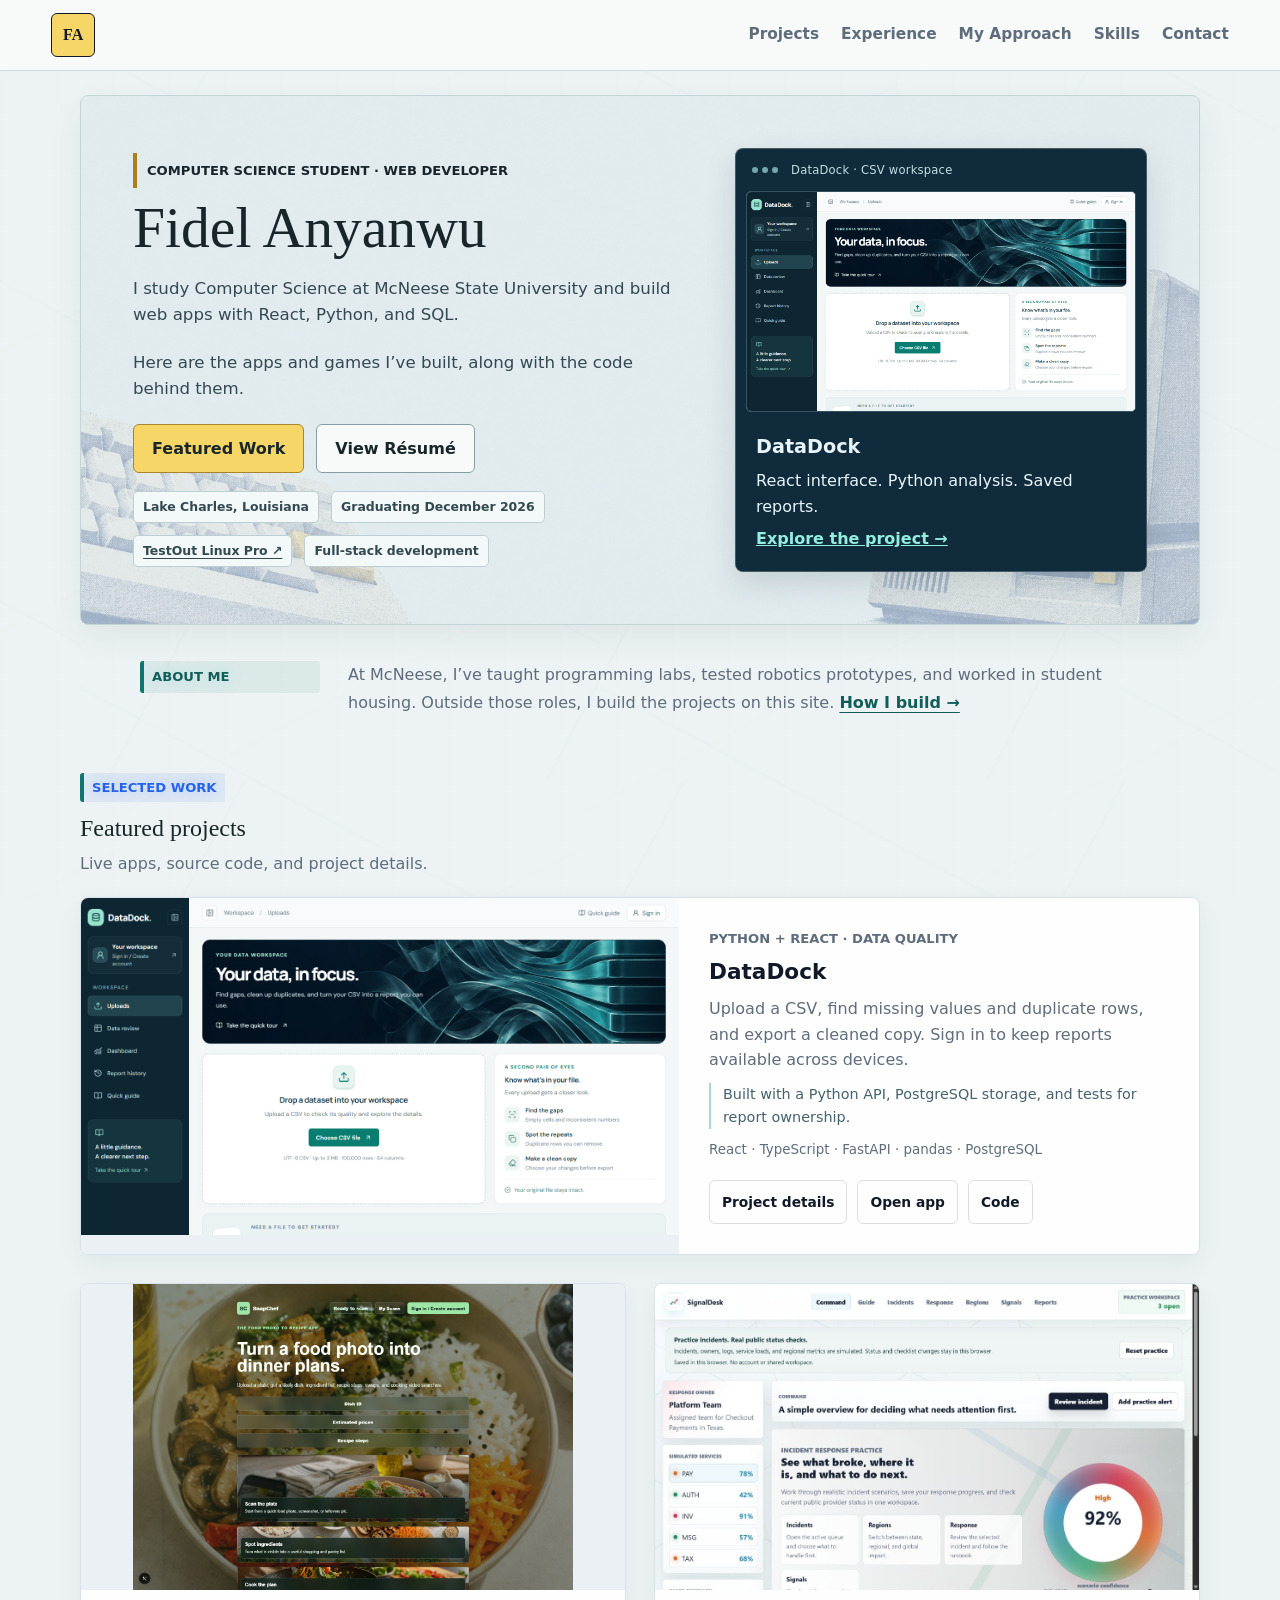
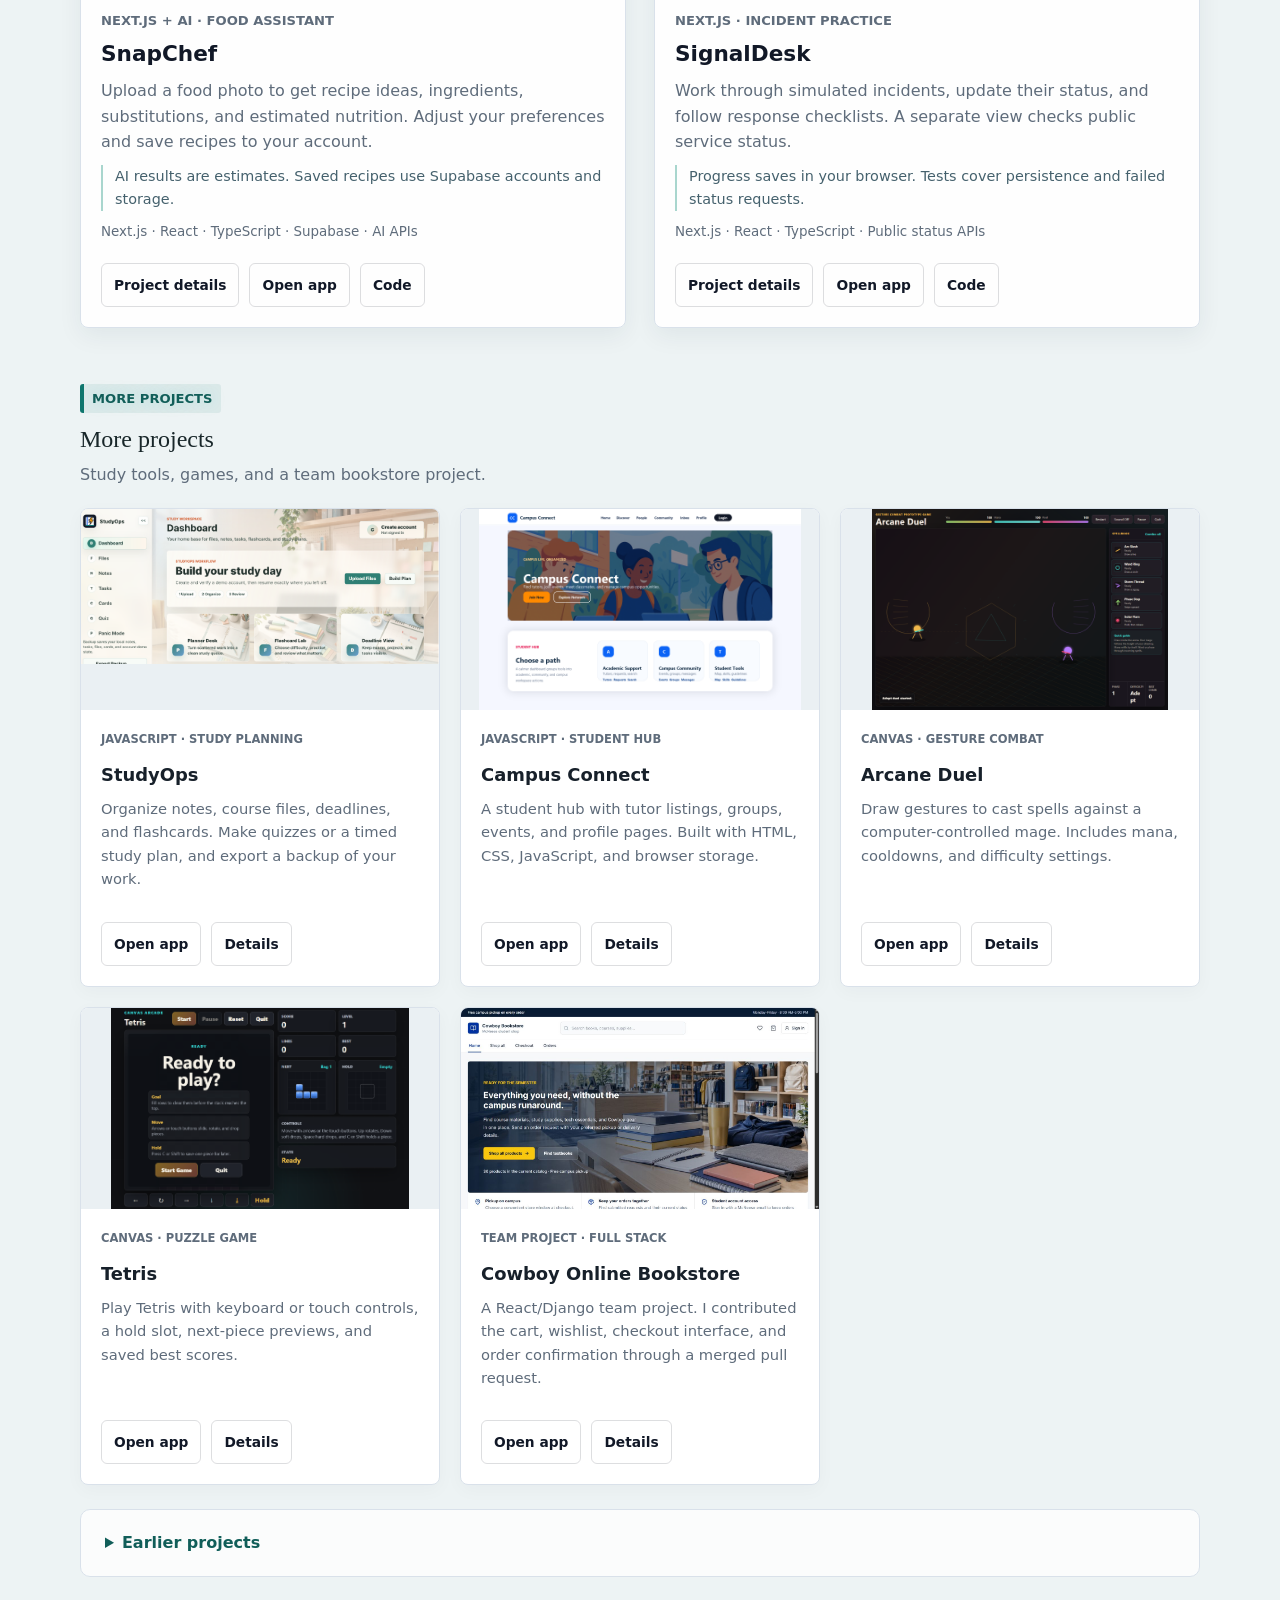
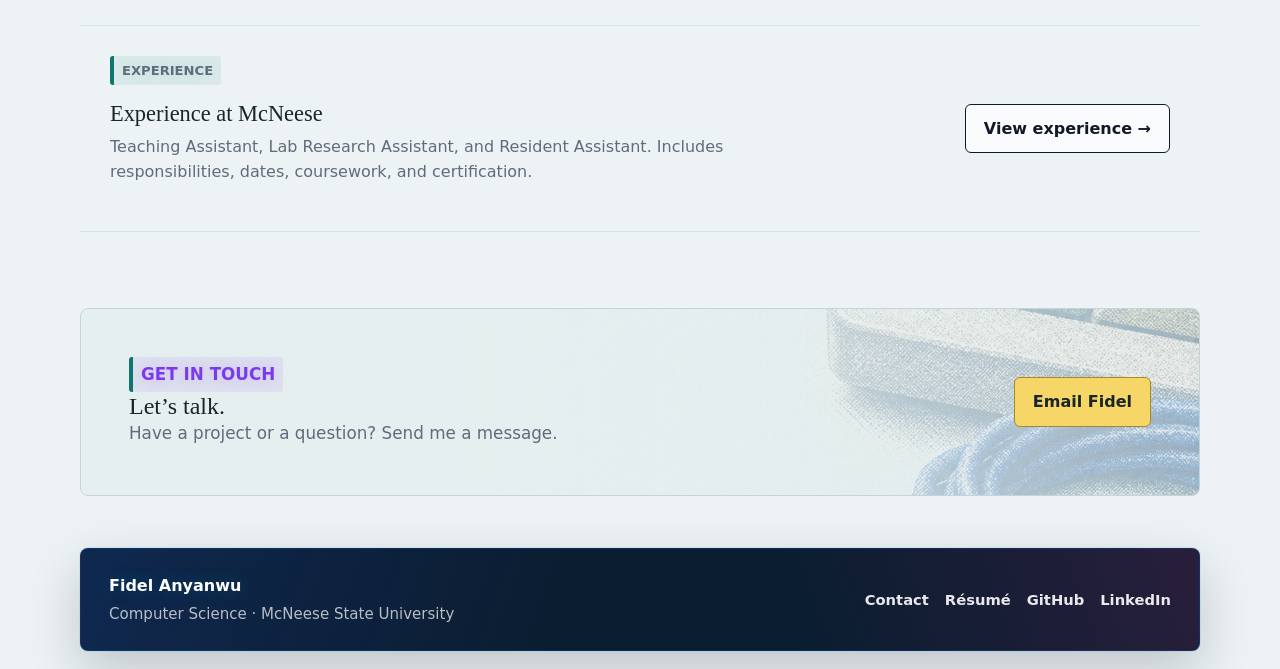
<file: index.html>
<!DOCTYPE html>
<html lang="en"><head><meta charset="UTF-8" /><meta name="viewport" content="width=device-width, initial-scale=1.0" />
<meta name="description" content="Fidel Anyanwu builds web applications with React, Python, and SQL. Explore selected projects, experience, and résumé." /><title>Web Developer Portfolio | Fidel Anyanwu</title>
<link rel="icon" type="image/svg+xml" href="assets/fidel-symbol.svg" /><link rel="stylesheet" href="styles.css" /><link rel="canonical" href="https://fidel-portfolio-eta.vercel.app/" /><meta property="og:type" content="website" /><meta property="og:title" content="Web Developer Portfolio | Fidel Anyanwu" /><meta property="og:description" content="Fidel Anyanwu builds web applications with React, Python, and SQL. Explore selected projects, experience, and résumé." /><meta property="og:url" content="https://fidel-portfolio-eta.vercel.app/" /><meta property="og:image" content="https://fidel-portfolio-eta.vercel.app/assets/portfolio-home.png" /><meta name="twitter:card" content="summary_large_image" /><link rel="stylesheet" href="presentation.css" /></head>
<body class="portfolio-home curated-home"><a class="skip-link" href="#main">Skip to content</a>
<header class="site-header"><a class="brand" href="index.html" aria-label="Fidel Anyanwu home">FA</a>
<nav class="site-nav" aria-label="Primary navigation"><a href="index.html#projects">Projects</a><a href="experience.html">Experience</a><a href="approach.html">My Approach</a><a href="skills.html">Skills</a><a href="contact.html">Contact</a></nav></header>
<main id="main">
<section class="hero"><div class="hero-ambient" aria-hidden="true"><span class="hero-bubble bubble-one"></span><span class="hero-bubble bubble-two"></span><span class="hero-bubble bubble-three"></span></div>
<div class="hero-copy"><p class="eyebrow">Computer Science Student · Web Developer</p><h1>Fidel Anyanwu</h1><p class="hero-text">I study Computer Science at McNeese State University and build web apps with React, Python, and SQL.</p><p class="hero-text">Here are the apps and games I’ve built, along with the code behind them.</p>
<div class="hero-actions"><a class="button primary" href="#featured-work">Featured Work</a><a class="button secondary" href="assets/fidel-anyanwu-resume.pdf" target="_blank" rel="noreferrer">View Résumé</a></div>
<div class="hero-proof"><span>Lake Charles, Louisiana</span><span>Graduating December 2026</span><span><a href="experience.html#certification">TestOut Linux Pro ↗</a></span><span>Full-stack development</span></div></div>
<div class="hero-showcase"><div class="showcase-toolbar"><span class="showcase-dots" aria-hidden="true"><i></i><i></i><i></i></span><span>DataDock · CSV workspace</span></div><div class="showcase-screen"><img src="assets/datadock-home-preview.png" alt="The full DataDock upload workspace, with navigation, CSV upload, and data-quality guidance" width="1440" height="810" fetchpriority="high" /></div><div class="showcase-caption"><strong>DataDock</strong><span>React interface. Python analysis. Saved reports.</span><a href="datadock.html">Explore the project →</a></div></div></section>
<section class="personal-note" aria-label="A little about me"><p class="section-kicker">About me</p><p>At McNeese, I’ve taught programming labs, tested robotics prototypes, and worked in student housing. Outside those roles, I build the projects on this site. <a href="approach.html">How I build →</a></p></section>
<section class="featured-work" id="featured-work"><div class="section-heading"><p class="section-kicker">Selected work</p><h2 id="projects">Featured projects</h2><p>Live apps, source code, and project details.</p></div><div class="featured-work-grid"><article class="featured-card" id="datadock"><img src="assets/datadock-home-preview.png" alt="DataDock application interface" loading="lazy" /><div><p class="project-type">Python + React · Data quality</p><h3><a href="datadock.html">DataDock</a></h3><p>Upload a CSV, find missing values and duplicate rows, and export a cleaned copy. Sign in to keep reports available across devices.</p><p class="project-detail">Built with a Python API, PostgreSQL storage, and tests for report ownership.</p><p class="compact-stack">React · TypeScript · FastAPI · pandas · PostgreSQL</p><div class="featured-links"><a href="datadock.html">Project details</a><a href="https://datadock-fidel2197.vercel.app/" target="_blank" rel="noreferrer">Open app</a><a href="https://github.com/Fidel2197/DataDock" target="_blank" rel="noreferrer">Code</a></div></div></article>
<article class="featured-card" id="snapchef"><img src="assets/snapchef-home.png" alt="SnapChef application interface" loading="lazy" /><div><p class="project-type">Next.js + AI · Food assistant</p><h3><a href="snapchef.html">SnapChef</a></h3><p>Upload a food photo to get recipe ideas, ingredients, substitutions, and estimated nutrition. Adjust your preferences and save recipes to your account.</p><p class="project-detail">AI results are estimates. Saved recipes use Supabase accounts and storage.</p><p class="compact-stack">Next.js · React · TypeScript · Supabase · AI APIs</p><div class="featured-links"><a href="snapchef.html">Project details</a><a href="https://snapchef-nine.vercel.app/" target="_blank" rel="noreferrer">Open app</a><a href="https://github.com/Fidel2197/snapchef" target="_blank" rel="noreferrer">Code</a></div></div></article>
<article class="featured-card" id="signaldesk"><img src="assets/signaldesk-preview.png" alt="SignalDesk application interface" loading="lazy" /><div><p class="project-type">Next.js · Incident practice</p><h3><a href="signaldesk.html">SignalDesk</a></h3><p>Work through simulated incidents, update their status, and follow response checklists. A separate view checks public service status.</p><p class="project-detail">Progress saves in your browser. Tests cover persistence and failed status requests.</p><p class="compact-stack">Next.js · React · TypeScript · Public status APIs</p><div class="featured-links"><a href="signaldesk.html">Project details</a><a href="https://signaldesk-pink-two.vercel.app/" target="_blank" rel="noreferrer">Open app</a><a href="https://github.com/Fidel2197/SignalDesk" target="_blank" rel="noreferrer">Code</a></div></div></article></div></section>
<section class="compact-gallery" id="project-gallery"><div class="section-heading"><p class="section-kicker">More projects</p><h2>More projects</h2><p>Study tools, games, and a team bookstore project.</p></div><div class="compact-gallery-grid"><article class="gallery-card"><img src="assets/studyops-preview.png" alt="StudyOps application interface" loading="lazy" /><div><p class="project-type">JavaScript · Study planning</p><h3><a href="studyops.html">StudyOps</a></h3><p>Organize notes, course files, deadlines, and flashcards. Make quizzes or a timed study plan, and export a backup of your work.</p><div class="featured-links"><a href="https://studyops-seven.vercel.app/" target="_blank" rel="noreferrer">Open app</a><a href="studyops.html">Details</a></div></div></article>
<article class="gallery-card"><img src="assets/campus-connect-preview.png" alt="Campus Connect application interface" loading="lazy" /><div><p class="project-type">JavaScript · Student hub</p><h3><a href="campus-connect.html">Campus Connect</a></h3><p>A student hub with tutor listings, groups, events, and profile pages. Built with HTML, CSS, JavaScript, and browser storage.</p><div class="featured-links"><a href="https://campus-connect-phi-teal.vercel.app/" target="_blank" rel="noreferrer">Open app</a><a href="campus-connect.html">Details</a></div></div></article>
<article class="gallery-card"><img src="assets/arcane-duel-preview.png" alt="Arcane Duel application interface" loading="lazy" /><div><p class="project-type">Canvas · Gesture combat</p><h3><a href="arcane-duel.html">Arcane Duel</a></h3><p>Draw gestures to cast spells against a computer-controlled mage. Includes mana, cooldowns, and difficulty settings.</p><div class="featured-links"><a href="https://arcane-duel-sable.vercel.app/" target="_blank" rel="noreferrer">Open app</a><a href="arcane-duel.html">Details</a></div></div></article>
<article class="gallery-card"><img src="assets/tetris-game-preview.png" alt="Tetris application interface" loading="lazy" /><div><p class="project-type">Canvas · Puzzle game</p><h3><a href="tetris.html">Tetris</a></h3><p>Play Tetris with keyboard or touch controls, a hold slot, next-piece previews, and saved best scores.</p><div class="featured-links"><a href="https://tetris-game-fidel2197.vercel.app/" target="_blank" rel="noreferrer">Open app</a><a href="tetris.html">Details</a></div></div></article>


<article class="gallery-card"><img src="assets/bookstore-preview.png" alt="Cowboy Bookstore storefront" width="1265" height="715" loading="lazy" /><div><p class="project-type">Team project · Full stack</p><h3><a href="bookstore.html">Cowboy Online Bookstore</a></h3><p>A React/Django team project. I contributed the cart, wishlist, checkout interface, and order confirmation through a merged pull request.</p><div class="featured-links"><a href="https://cowboy-online-bookstore.vercel.app/" target="_blank" rel="noreferrer">Open app</a><a href="bookstore.html">Details</a></div></div></article></div><details class="earlier-projects" id="earlier-projects"><summary>Earlier projects</summary><p>My earlier work with page layouts, forms, and JavaScript.</p><div class="earlier-links"><div><a href="fitnex.html">FitNex →</a><p>Workout logging, weekly goals, and progress saved in the browser.</p></div><div><a href="fortunatocare.html">FortunatoCare →</a><p>A healthcare website with service pages, appointment forms, and a patient portal interface.</p></div></div></details></section>
<section class="home-experience"><div><p class="section-kicker">Experience</p><h2>Experience at McNeese</h2><p>Teaching Assistant, Lab Research Assistant, and Resident Assistant. Includes responsibilities, dates, coursework, and certification.</p></div><a class="button secondary" href="experience.html">View experience →</a></section>
<section class="contact-prompt"><div><p class="section-kicker">Get in touch</p><h2>Let’s talk.</h2><p>Have a project or a question? Send me a message.</p></div><a class="button primary" href="mailto:fanyanwu@mcneese.edu">Email Fidel</a></section></main>
<footer class="site-footer"><div><strong>Fidel Anyanwu</strong><span>Computer Science · McNeese State University</span></div><nav aria-label="Footer links"><a href="contact.html">Contact</a><a href="assets/fidel-anyanwu-resume.pdf">Résumé</a><a href="https://github.com/Fidel2197" target="_blank" rel="noreferrer">GitHub</a><a href="https://www.linkedin.com/in/fidel-anyanwu-98a34124b/" target="_blank" rel="noreferrer">LinkedIn</a></nav></footer></body></html>
</file>
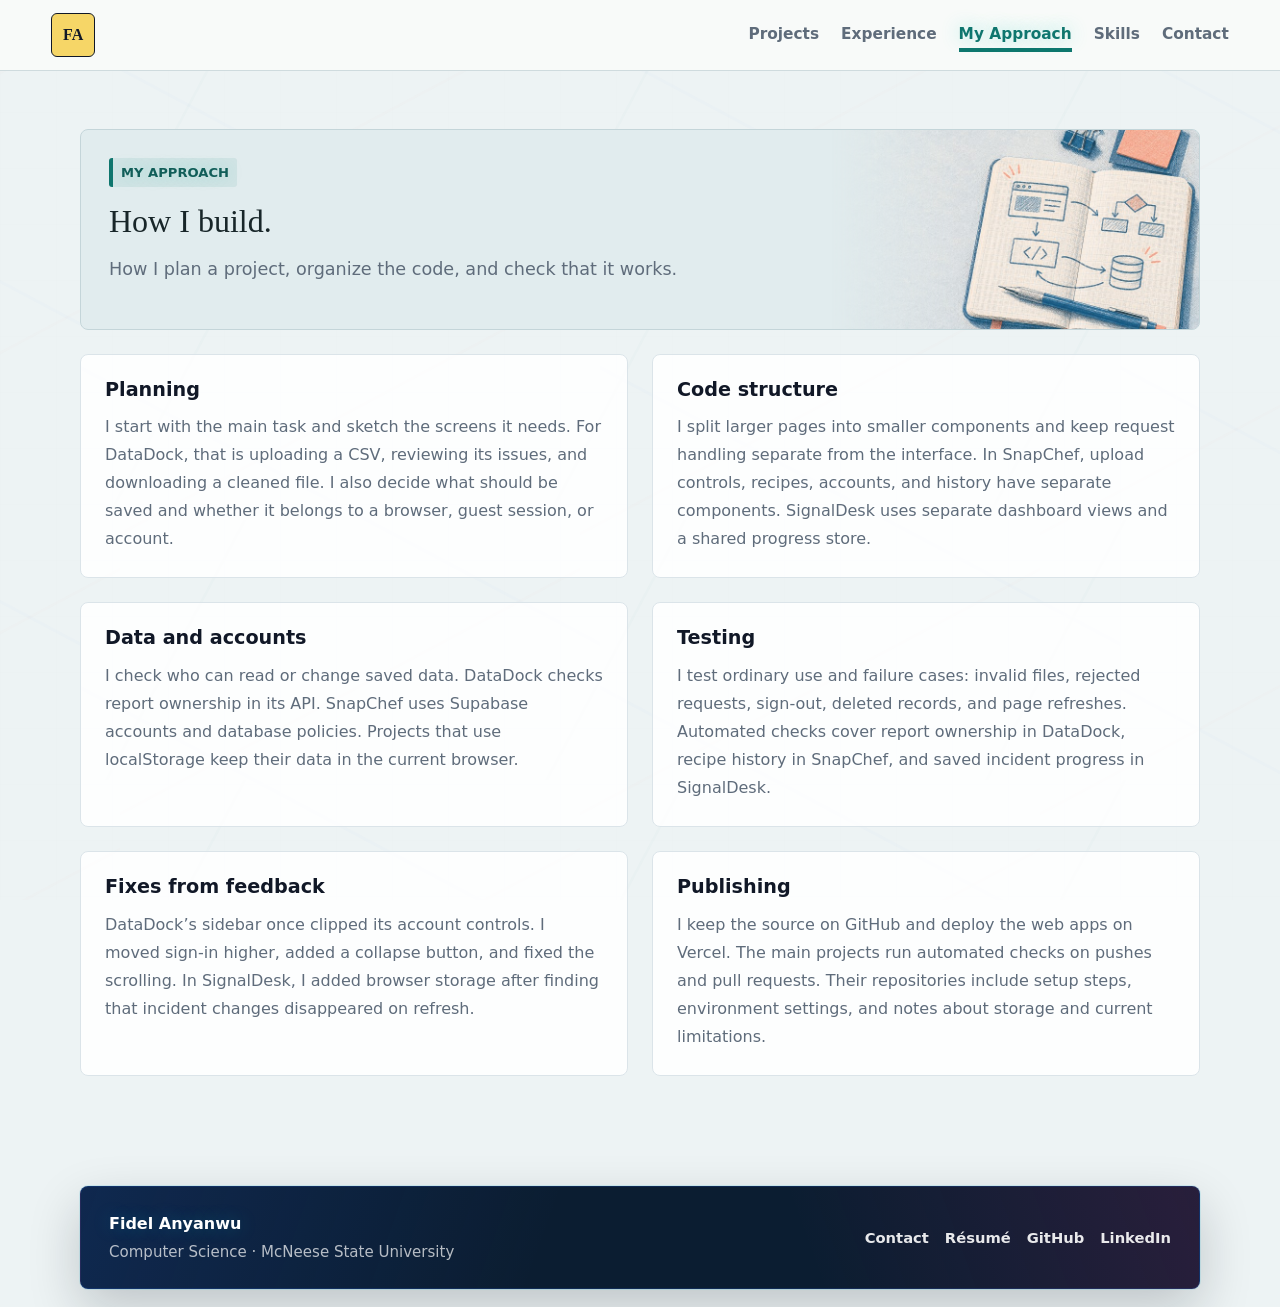
<file: approach.html>
<!DOCTYPE html>
<html lang="en"><head><meta charset="UTF-8" /><meta name="viewport" content="width=device-width, initial-scale=1.0" />
<meta name="description" content="How I plan web applications, organize the code, test features, and publish updates." /><title>My Approach | Fidel Anyanwu</title>
<link rel="icon" type="image/svg+xml" href="assets/fidel-symbol.svg" /><link rel="stylesheet" href="styles.css" /><link rel="canonical" href="https://fidel-portfolio-eta.vercel.app/approach.html" /><meta property="og:type" content="website" /><meta property="og:title" content="My Approach | Fidel Anyanwu" /><meta property="og:description" content="How I plan web applications, organize the code, test features, and publish updates." /><meta property="og:url" content="https://fidel-portfolio-eta.vercel.app/approach.html" /><meta property="og:image" content="https://fidel-portfolio-eta.vercel.app/assets/portfolio-home.png" /><meta name="twitter:card" content="summary_large_image" /><link rel="stylesheet" href="presentation.css" /></head>
<body class=""><a class="skip-link" href="#main">Skip to content</a>
<header class="site-header"><a class="brand" href="index.html" aria-label="Fidel Anyanwu home">FA</a>
<nav class="site-nav" aria-label="Primary navigation"><a href="index.html#projects">Projects</a><a href="experience.html">Experience</a><a href="approach.html" aria-current="page">My Approach</a><a href="skills.html">Skills</a><a href="contact.html">Contact</a></nav></header>
<main id="main" class="page-main"><section class="case-heading" data-header-art="approach"><p class="section-kicker">My approach</p><h1>How I build.</h1><p>How I plan a project, organize the code, and check that it works.</p></section><div class="case-sections">
<section><h2>Planning</h2><p>I start with the main task and sketch the screens it needs. For DataDock, that is uploading a CSV, reviewing its issues, and downloading a cleaned file. I also decide what should be saved and whether it belongs to a browser, guest session, or account.</p></section>
<section><h2>Code structure</h2><p>I split larger pages into smaller components and keep request handling separate from the interface. In SnapChef, upload controls, recipes, accounts, and history have separate components. SignalDesk uses separate dashboard views and a shared progress store.</p></section>
<section><h2>Data and accounts</h2><p>I check who can read or change saved data. DataDock checks report ownership in its API. SnapChef uses Supabase accounts and database policies. Projects that use localStorage keep their data in the current browser.</p></section>
<section><h2>Testing</h2><p>I test ordinary use and failure cases: invalid files, rejected requests, sign-out, deleted records, and page refreshes. Automated checks cover report ownership in DataDock, recipe history in SnapChef, and saved incident progress in SignalDesk.</p></section>
<section><h2>Fixes from feedback</h2><p>DataDock’s sidebar once clipped its account controls. I moved sign-in higher, added a collapse button, and fixed the scrolling. In SignalDesk, I added browser storage after finding that incident changes disappeared on refresh.</p></section>
<section><h2>Publishing</h2><p>I keep the source on GitHub and deploy the web apps on Vercel. The main projects run automated checks on pushes and pull requests. Their repositories include setup steps, environment settings, and notes about storage and current limitations.</p></section>
</div></main>
<footer class="site-footer"><div><strong>Fidel Anyanwu</strong><span>Computer Science · McNeese State University</span></div><nav aria-label="Footer links"><a href="contact.html">Contact</a><a href="assets/fidel-anyanwu-resume.pdf">Résumé</a><a href="https://github.com/Fidel2197" target="_blank" rel="noreferrer">GitHub</a><a href="https://www.linkedin.com/in/fidel-anyanwu-98a34124b/" target="_blank" rel="noreferrer">LinkedIn</a></nav></footer></body></html>
</file>
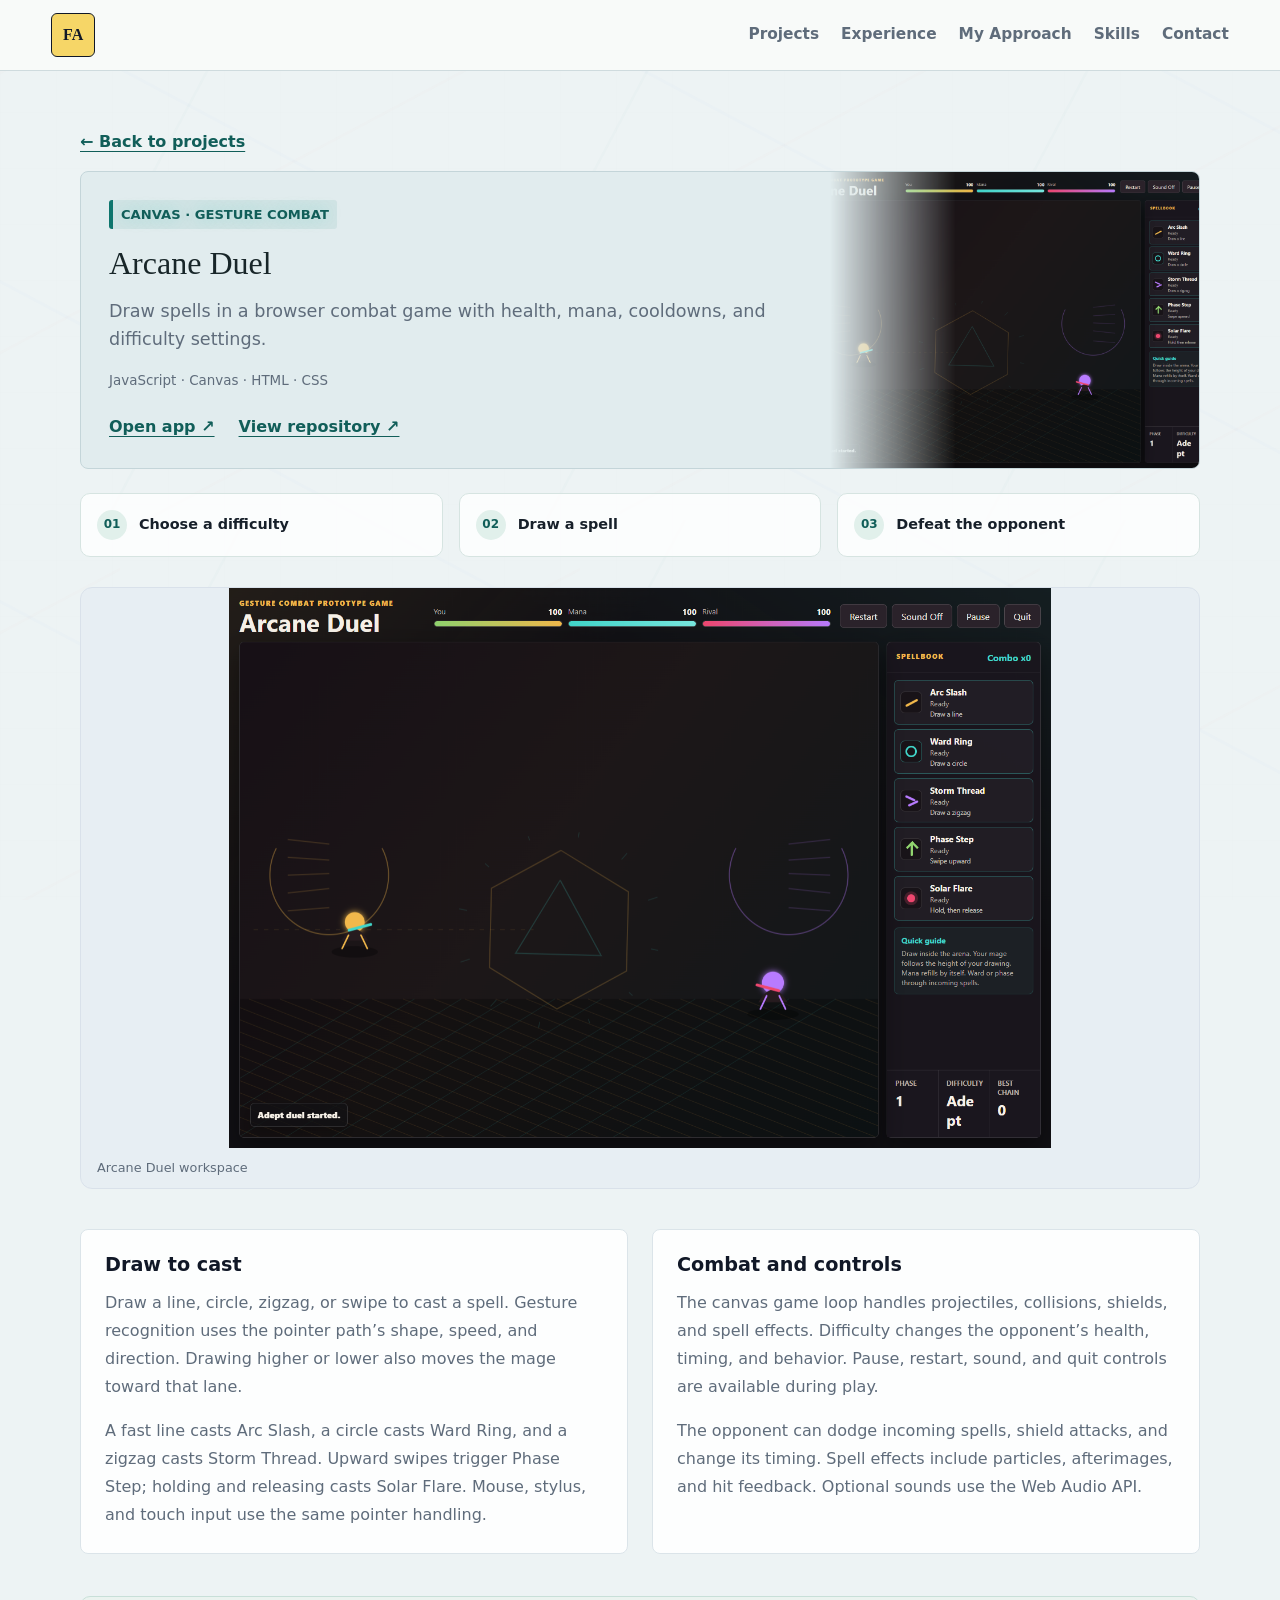
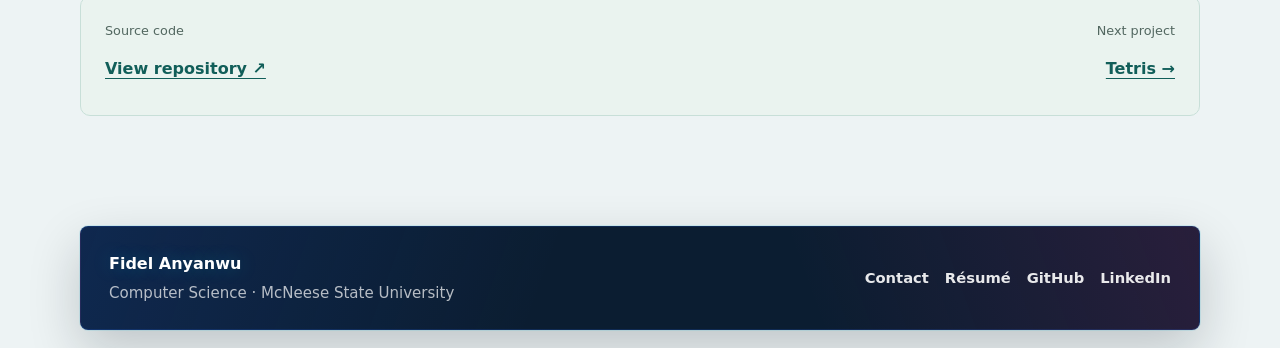
<file: arcane-duel.html>
<!DOCTYPE html>
<html lang="en"><head><meta charset="UTF-8" /><meta name="viewport" content="width=device-width, initial-scale=1.0" />
<meta name="description" content="Draw spells in a browser combat game with health, mana, cooldowns, and difficulty settings." /><title>Arcane Duel | Fidel Anyanwu</title>
<link rel="icon" type="image/svg+xml" href="assets/fidel-symbol.svg" /><link rel="stylesheet" href="styles.css" /><link rel="canonical" href="https://fidel-portfolio-eta.vercel.app/arcane-duel.html" /><meta property="og:type" content="website" /><meta property="og:title" content="Arcane Duel | Fidel Anyanwu" /><meta property="og:description" content="Draw spells in a browser combat game with health, mana, cooldowns, and difficulty settings." /><meta property="og:url" content="https://fidel-portfolio-eta.vercel.app/arcane-duel.html" /><meta property="og:image" content="https://fidel-portfolio-eta.vercel.app/assets/portfolio-home.png" /><meta name="twitter:card" content="summary_large_image" /><link rel="stylesheet" href="presentation.css" /></head>
<body class=""><a class="skip-link" href="#main">Skip to content</a>
<header class="site-header"><a class="brand" href="index.html" aria-label="Fidel Anyanwu home">FA</a>
<nav class="site-nav" aria-label="Primary navigation"><a href="index.html#projects">Projects</a><a href="experience.html">Experience</a><a href="approach.html">My Approach</a><a href="skills.html">Skills</a><a href="contact.html">Contact</a></nav></header>
<main id="main" class="page-main case-study"><a class="back-link" href="index.html#project-gallery">← Back to projects</a><section class="case-heading" data-header-art="arcane-duel"><p class="section-kicker">Canvas · Gesture combat</p><h1>Arcane Duel</h1><p>Draw spells in a browser combat game with health, mana, cooldowns, and difficulty settings.</p><p class="compact-stack">JavaScript · Canvas · HTML · CSS</p><div class="hero-actions"><a href="https://arcane-duel-sable.vercel.app/" target="_blank" rel="noreferrer">Open app ↗</a><a href="https://github.com/Fidel2197/Arcane-Duel" target="_blank" rel="noreferrer">View repository ↗</a></div></section><ol class="project-flow" aria-label="Arcane Duel workflow"><li><span aria-hidden="true">01</span>Choose a difficulty</li><li><span aria-hidden="true">02</span>Draw a spell</li><li><span aria-hidden="true">03</span>Defeat the opponent</li></ol><figure class="case-image"><img src="assets/arcane-duel-preview.png" alt="Arcane Duel application interface" loading="lazy" /><figcaption>Arcane Duel workspace</figcaption></figure><div class="case-sections"><section><h2>Draw to cast</h2><p>Draw a line, circle, zigzag, or swipe to cast a spell. Gesture recognition uses the pointer path’s shape, speed, and direction. Drawing higher or lower also moves the mage toward that lane.</p><p>A fast line casts Arc Slash, a circle casts Ward Ring, and a zigzag casts Storm Thread. Upward swipes trigger Phase Step; holding and releasing casts Solar Flare. Mouse, stylus, and touch input use the same pointer handling.</p></section>
<section><h2>Combat and controls</h2><p>The canvas game loop handles projectiles, collisions, shields, and spell effects. Difficulty changes the opponent’s health, timing, and behavior. Pause, restart, sound, and quit controls are available during play.</p><p>The opponent can dodge incoming spells, shield attacks, and change its timing. Spell effects include particles, afterimages, and hit feedback. Optional sounds use the Web Audio API.</p></section>
</div><aside class="case-next"><div><p>Source code</p><a href="https://github.com/Fidel2197/Arcane-Duel" target="_blank" rel="noreferrer">View repository ↗</a></div><div><p>Next project</p><a href="tetris.html">Tetris →</a></div></aside></main>
<footer class="site-footer"><div><strong>Fidel Anyanwu</strong><span>Computer Science · McNeese State University</span></div><nav aria-label="Footer links"><a href="contact.html">Contact</a><a href="assets/fidel-anyanwu-resume.pdf">Résumé</a><a href="https://github.com/Fidel2197" target="_blank" rel="noreferrer">GitHub</a><a href="https://www.linkedin.com/in/fidel-anyanwu-98a34124b/" target="_blank" rel="noreferrer">LinkedIn</a></nav></footer></body></html>
</file>
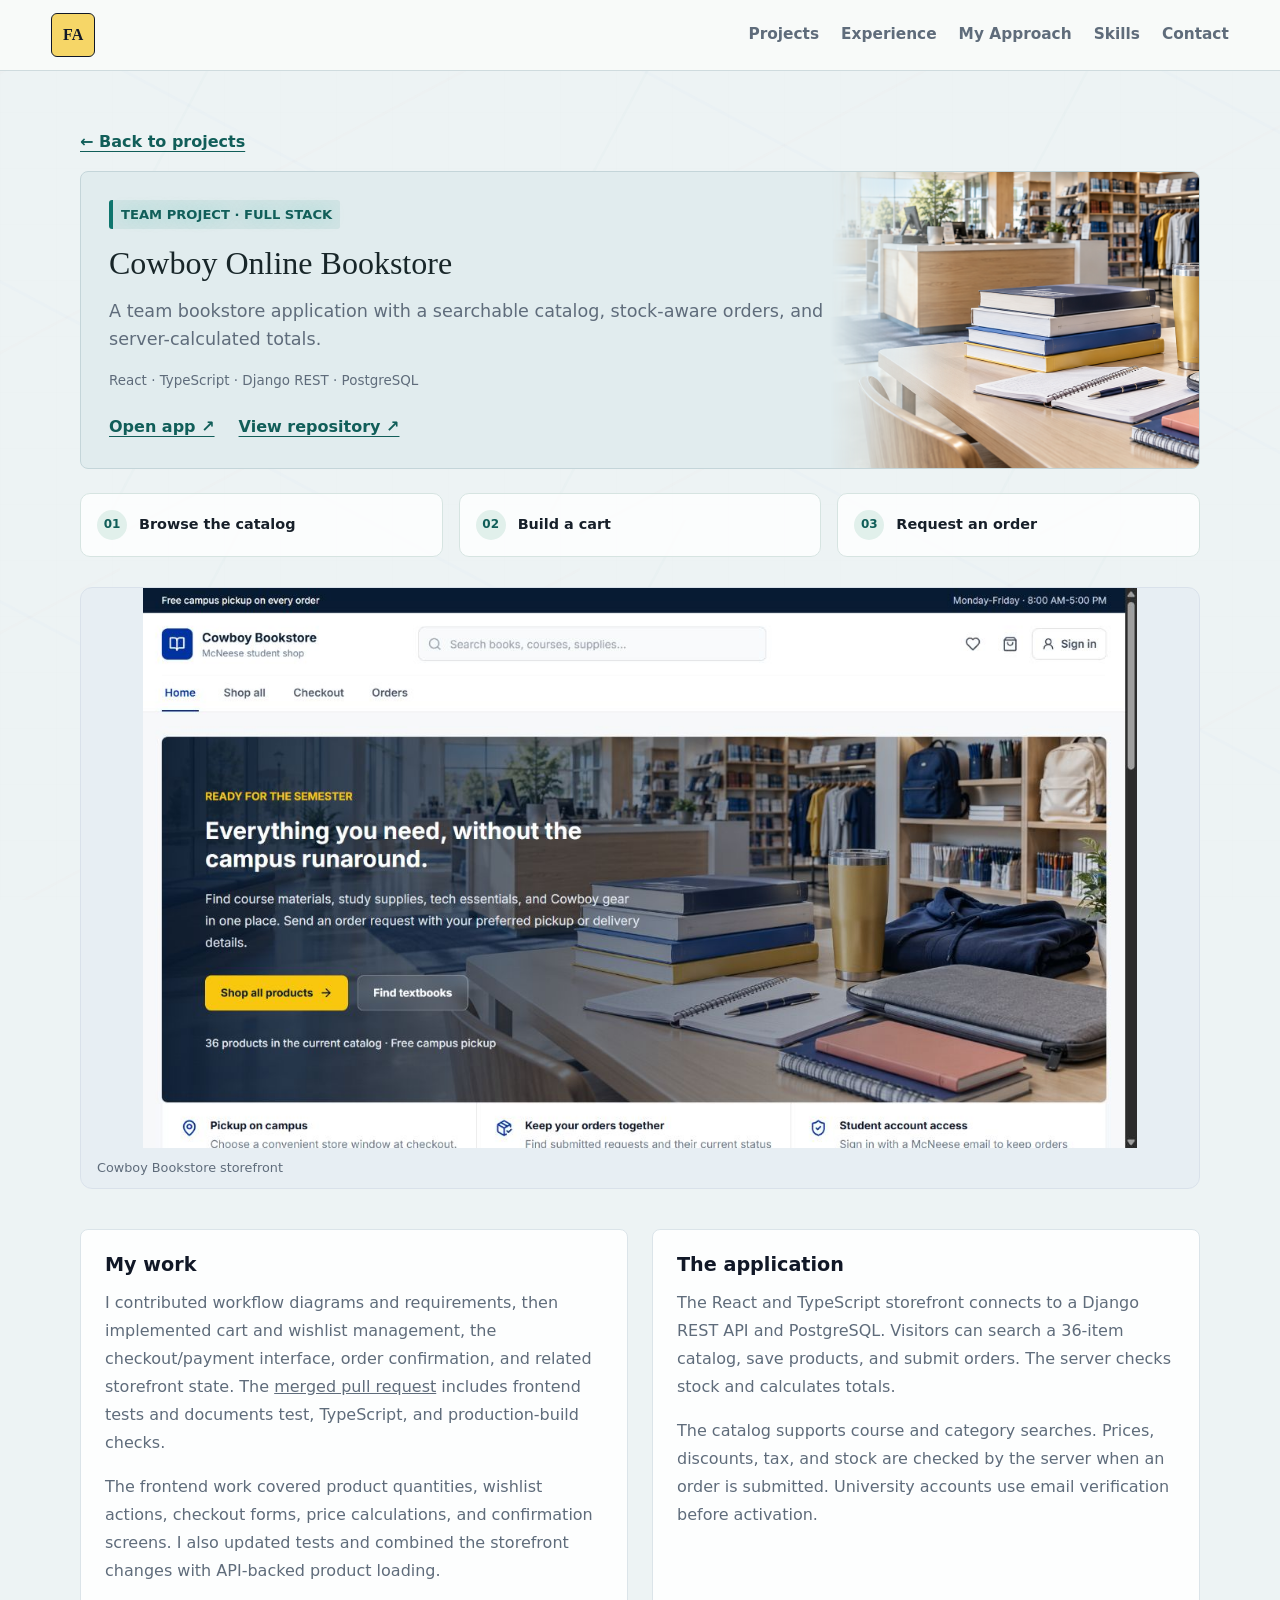
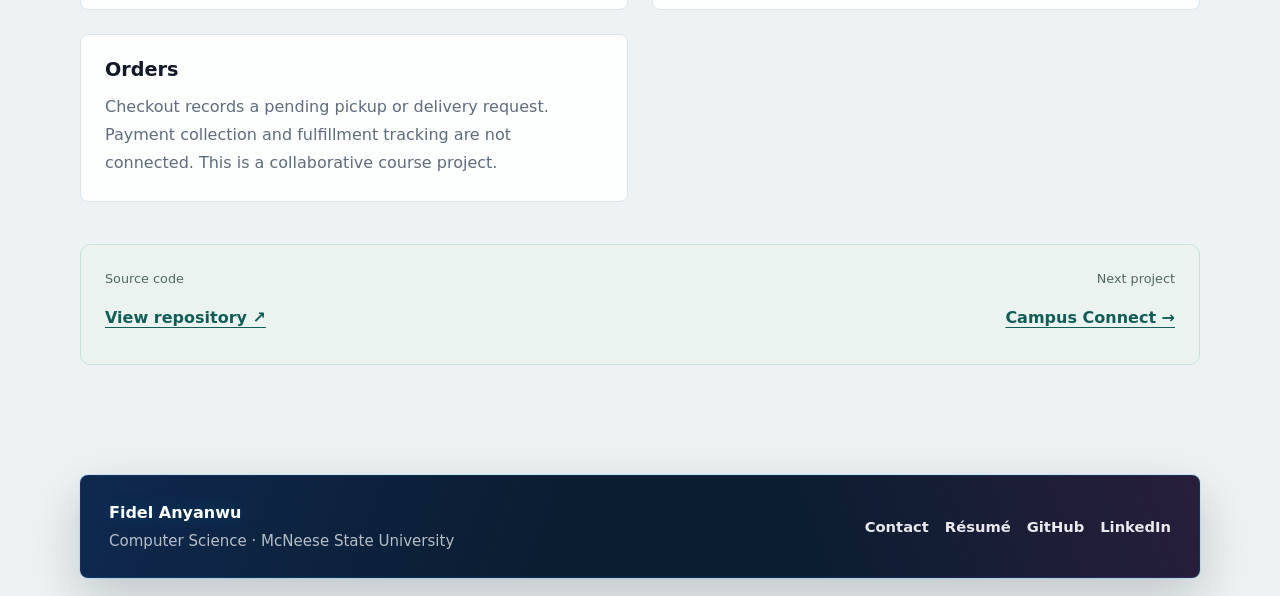
<file: bookstore.html>
<!DOCTYPE html>
<html lang="en"><head><meta charset="UTF-8" /><meta name="viewport" content="width=device-width, initial-scale=1.0" />
<meta name="description" content="A team bookstore application with a searchable catalog, stock-aware orders, and server-calculated totals." /><title>Cowboy Online Bookstore | Fidel Anyanwu</title>
<link rel="icon" type="image/svg+xml" href="assets/fidel-symbol.svg" /><link rel="stylesheet" href="styles.css" /><link rel="canonical" href="https://fidel-portfolio-eta.vercel.app/bookstore.html" /><meta property="og:type" content="website" /><meta property="og:title" content="Cowboy Online Bookstore | Fidel Anyanwu" /><meta property="og:description" content="A team bookstore application with a searchable catalog, stock-aware orders, and server-calculated totals." /><meta property="og:url" content="https://fidel-portfolio-eta.vercel.app/bookstore.html" /><meta property="og:image" content="https://fidel-portfolio-eta.vercel.app/assets/portfolio-home.png" /><meta name="twitter:card" content="summary_large_image" /><link rel="stylesheet" href="presentation.css" /></head>
<body class=""><a class="skip-link" href="#main">Skip to content</a>
<header class="site-header"><a class="brand" href="index.html" aria-label="Fidel Anyanwu home">FA</a>
<nav class="site-nav" aria-label="Primary navigation"><a href="index.html#projects">Projects</a><a href="experience.html">Experience</a><a href="approach.html">My Approach</a><a href="skills.html">Skills</a><a href="contact.html">Contact</a></nav></header>
<main id="main" class="page-main case-study"><a class="back-link" href="index.html#project-gallery">← Back to projects</a><section class="case-heading" data-header-art="bookstore"><p class="section-kicker">Team project · Full stack</p><h1>Cowboy Online Bookstore</h1><p>A team bookstore application with a searchable catalog, stock-aware orders, and server-calculated totals.</p><p class="compact-stack">React · TypeScript · Django REST · PostgreSQL</p><div class="hero-actions"><a href="https://cowboy-online-bookstore.vercel.app/" target="_blank" rel="noreferrer">Open app ↗</a><a href="https://github.com/CowboysBookstore/bookstore" target="_blank" rel="noreferrer">View repository ↗</a></div></section><ol class="project-flow" aria-label="Cowboy Bookstore workflow"><li><span aria-hidden="true">01</span>Browse the catalog</li><li><span aria-hidden="true">02</span>Build a cart</li><li><span aria-hidden="true">03</span>Request an order</li></ol><figure class="case-image"><img src="assets/bookstore-preview.png" alt="Cowboy Bookstore catalog and storefront" width="1265" height="715" loading="lazy" /><figcaption>Cowboy Bookstore storefront</figcaption></figure><div class="case-sections"><section><h2>My work</h2><p>I contributed workflow diagrams and requirements, then implemented cart and wishlist management, the checkout/payment interface, order confirmation, and related storefront state. The <a href="https://github.com/CowboysBookstore/bookstore/pull/1" target="_blank" rel="noreferrer">merged pull request</a> includes frontend tests and documents test, TypeScript, and production-build checks.</p><p>The frontend work covered product quantities, wishlist actions, checkout forms, price calculations, and confirmation screens. I also updated tests and combined the storefront changes with API-backed product loading.</p></section>
<section><h2>The application</h2><p>The React and TypeScript storefront connects to a Django REST API and PostgreSQL. Visitors can search a 36-item catalog, save products, and submit orders. The server checks stock and calculates totals.</p><p>The catalog supports course and category searches. Prices, discounts, tax, and stock are checked by the server when an order is submitted. University accounts use email verification before activation.</p></section>
<section><h2>Orders</h2><p>Checkout records a pending pickup or delivery request. Payment collection and fulfillment tracking are not connected. This is a collaborative course project.</p></section>
</div><aside class="case-next"><div><p>Source code</p><a href="https://github.com/CowboysBookstore/bookstore" target="_blank" rel="noreferrer">View repository ↗</a></div><div><p>Next project</p><a href="campus-connect.html">Campus Connect →</a></div></aside></main>
<footer class="site-footer"><div><strong>Fidel Anyanwu</strong><span>Computer Science · McNeese State University</span></div><nav aria-label="Footer links"><a href="contact.html">Contact</a><a href="assets/fidel-anyanwu-resume.pdf">Résumé</a><a href="https://github.com/Fidel2197" target="_blank" rel="noreferrer">GitHub</a><a href="https://www.linkedin.com/in/fidel-anyanwu-98a34124b/" target="_blank" rel="noreferrer">LinkedIn</a></nav></footer></body></html>
</file>
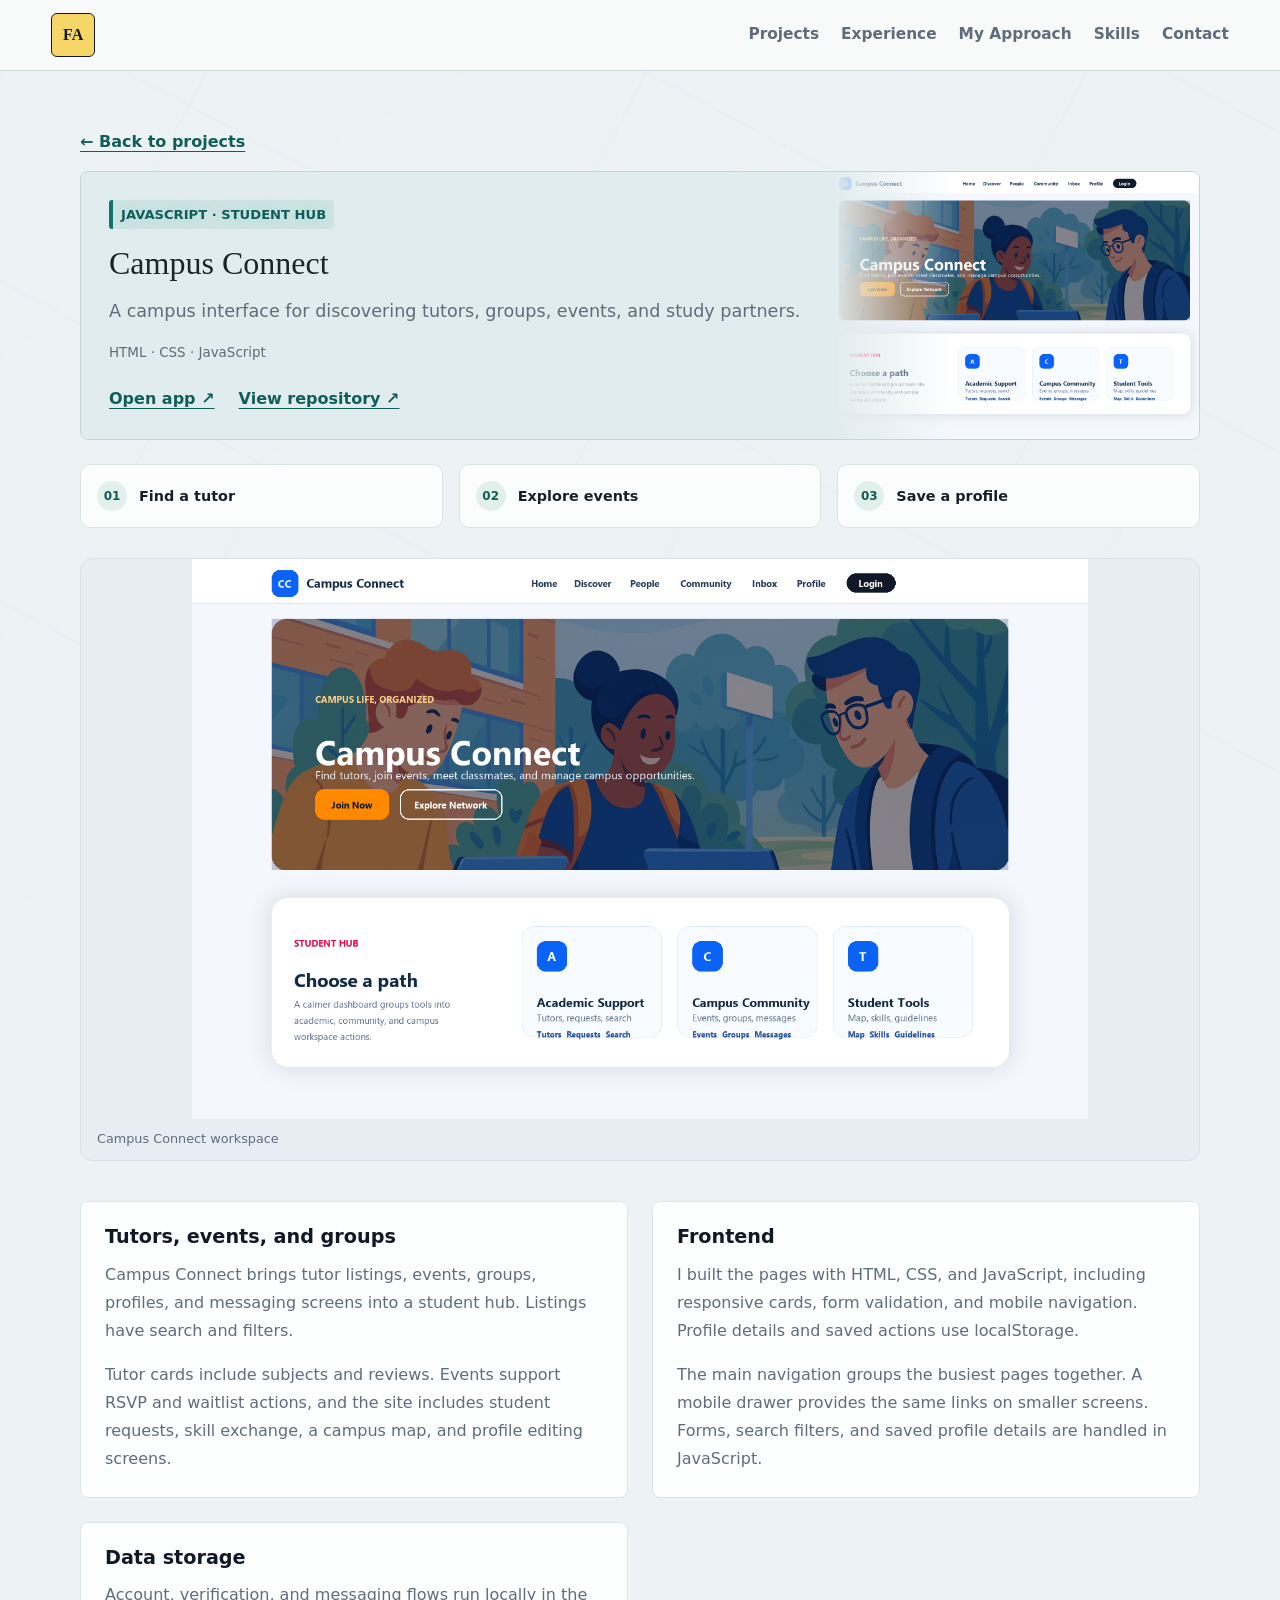
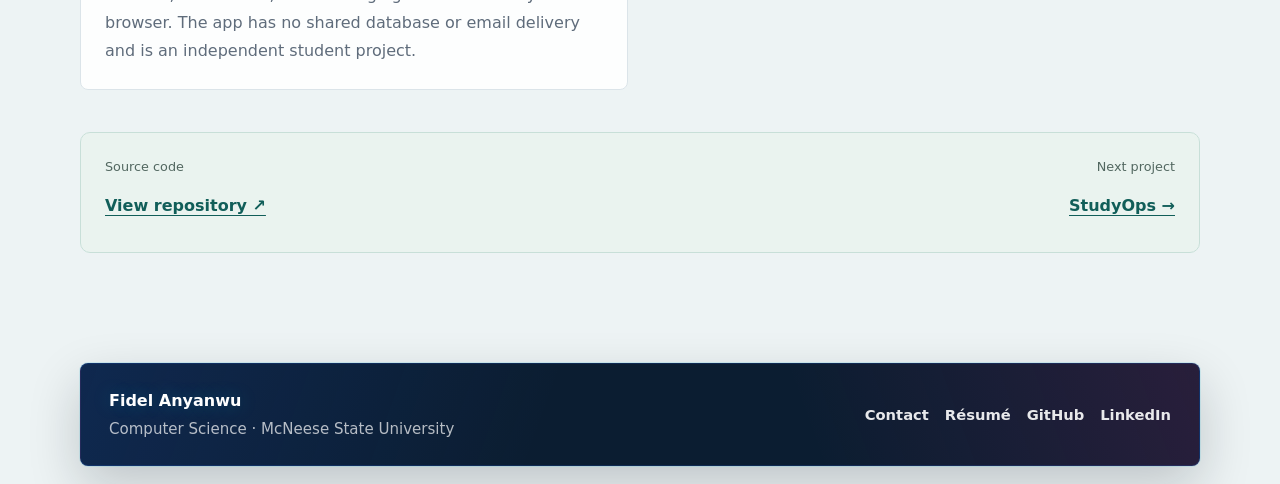
<file: campus-connect.html>
<!DOCTYPE html>
<html lang="en"><head><meta charset="UTF-8" /><meta name="viewport" content="width=device-width, initial-scale=1.0" />
<meta name="description" content="A campus interface for discovering tutors, groups, events, and study partners." /><title>Campus Connect | Fidel Anyanwu</title>
<link rel="icon" type="image/svg+xml" href="assets/fidel-symbol.svg" /><link rel="stylesheet" href="styles.css" /><link rel="canonical" href="https://fidel-portfolio-eta.vercel.app/campus-connect.html" /><meta property="og:type" content="website" /><meta property="og:title" content="Campus Connect | Fidel Anyanwu" /><meta property="og:description" content="A campus interface for discovering tutors, groups, events, and study partners." /><meta property="og:url" content="https://fidel-portfolio-eta.vercel.app/campus-connect.html" /><meta property="og:image" content="https://fidel-portfolio-eta.vercel.app/assets/portfolio-home.png" /><meta name="twitter:card" content="summary_large_image" /><link rel="stylesheet" href="presentation.css" /></head>
<body class=""><a class="skip-link" href="#main">Skip to content</a>
<header class="site-header"><a class="brand" href="index.html" aria-label="Fidel Anyanwu home">FA</a>
<nav class="site-nav" aria-label="Primary navigation"><a href="index.html#projects">Projects</a><a href="experience.html">Experience</a><a href="approach.html">My Approach</a><a href="skills.html">Skills</a><a href="contact.html">Contact</a></nav></header>
<main id="main" class="page-main case-study"><a class="back-link" href="index.html#project-gallery">← Back to projects</a><section class="case-heading" data-header-art="campus-connect"><p class="section-kicker">JavaScript · Student hub</p><h1>Campus Connect</h1><p>A campus interface for discovering tutors, groups, events, and study partners.</p><p class="compact-stack">HTML · CSS · JavaScript</p><div class="hero-actions"><a href="https://campus-connect-phi-teal.vercel.app/" target="_blank" rel="noreferrer">Open app ↗</a><a href="https://github.com/Fidel2197/Campus-Connect" target="_blank" rel="noreferrer">View repository ↗</a></div></section><ol class="project-flow" aria-label="Campus Connect workflow"><li><span aria-hidden="true">01</span>Find a tutor</li><li><span aria-hidden="true">02</span>Explore events</li><li><span aria-hidden="true">03</span>Save a profile</li></ol><figure class="case-image"><img src="assets/campus-connect-preview.png" alt="Campus Connect application interface" loading="lazy" /><figcaption>Campus Connect workspace</figcaption></figure><div class="case-sections"><section><h2>Tutors, events, and groups</h2><p>Campus Connect brings tutor listings, events, groups, profiles, and messaging screens into a student hub. Listings have search and filters.</p><p>Tutor cards include subjects and reviews. Events support RSVP and waitlist actions, and the site includes student requests, skill exchange, a campus map, and profile editing screens.</p></section>
<section><h2>Frontend</h2><p>I built the pages with HTML, CSS, and JavaScript, including responsive cards, form validation, and mobile navigation. Profile details and saved actions use localStorage.</p><p>The main navigation groups the busiest pages together. A mobile drawer provides the same links on smaller screens. Forms, search filters, and saved profile details are handled in JavaScript.</p></section>
<section><h2>Data storage</h2><p>Account, verification, and messaging flows run locally in the browser. The app has no shared database or email delivery and is an independent student project.</p></section>
</div><aside class="case-next"><div><p>Source code</p><a href="https://github.com/Fidel2197/Campus-Connect" target="_blank" rel="noreferrer">View repository ↗</a></div><div><p>Next project</p><a href="studyops.html">StudyOps →</a></div></aside></main>
<footer class="site-footer"><div><strong>Fidel Anyanwu</strong><span>Computer Science · McNeese State University</span></div><nav aria-label="Footer links"><a href="contact.html">Contact</a><a href="assets/fidel-anyanwu-resume.pdf">Résumé</a><a href="https://github.com/Fidel2197" target="_blank" rel="noreferrer">GitHub</a><a href="https://www.linkedin.com/in/fidel-anyanwu-98a34124b/" target="_blank" rel="noreferrer">LinkedIn</a></nav></footer></body></html>
</file>
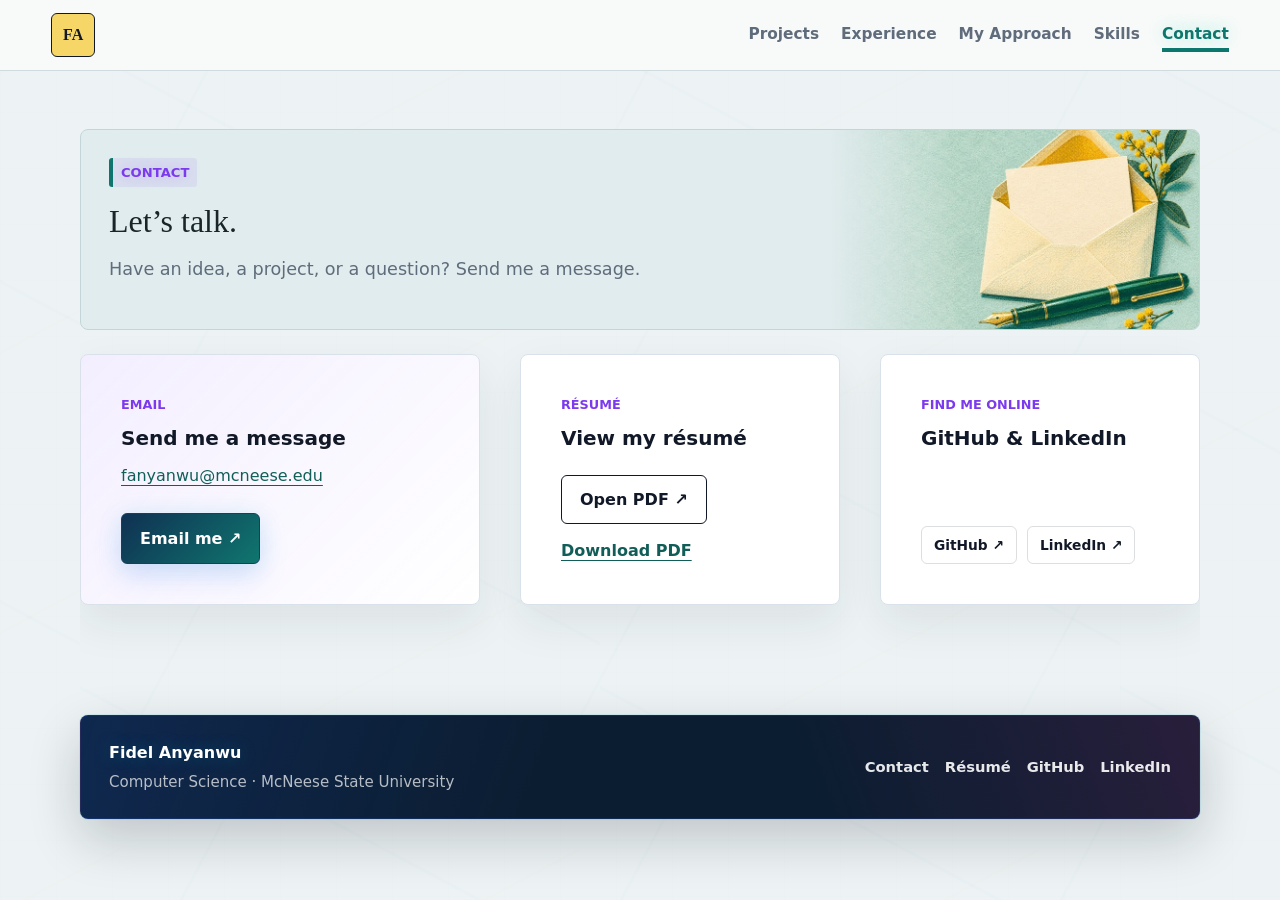
<file: contact.html>
<!DOCTYPE html>
<html lang="en"><head><meta charset="UTF-8" /><meta name="viewport" content="width=device-width, initial-scale=1.0" />
<meta name="description" content="Have an idea, a project, or a question? Get in touch with Fidel Anyanwu." /><title>Contact | Fidel Anyanwu</title>
<link rel="icon" type="image/svg+xml" href="assets/fidel-symbol.svg" /><link rel="stylesheet" href="styles.css" /><link rel="canonical" href="https://fidel-portfolio-eta.vercel.app/contact.html" /><meta property="og:type" content="website" /><meta property="og:title" content="Contact | Fidel Anyanwu" /><meta property="og:description" content="Have an idea, a project, or a question? Get in touch with Fidel Anyanwu." /><meta property="og:url" content="https://fidel-portfolio-eta.vercel.app/contact.html" /><meta property="og:image" content="https://fidel-portfolio-eta.vercel.app/assets/portfolio-home.png" /><meta name="twitter:card" content="summary_large_image" /><link rel="stylesheet" href="presentation.css" /></head>
<body class=""><a class="skip-link" href="#main">Skip to content</a>
<header class="site-header"><a class="brand" href="index.html" aria-label="Fidel Anyanwu home">FA</a>
<nav class="site-nav" aria-label="Primary navigation"><a href="index.html#projects">Projects</a><a href="experience.html">Experience</a><a href="approach.html">My Approach</a><a href="skills.html">Skills</a><a href="contact.html" aria-current="page">Contact</a></nav></header>
<main id="main" class="page-main contact-page">
<section class="case-heading" data-header-art="contact"><p class="section-kicker">Contact</p><h1>Let’s talk.</h1><p>Have an idea, a project, or a question? Send me a message.</p></section>
<section class="contact-layout" aria-label="Contact methods">
<article class="contact-card primary-contact"><span>Email</span><h2>Send me a message</h2><a class="contact-address" href="mailto:fanyanwu@mcneese.edu">fanyanwu@mcneese.edu</a><a class="button primary" href="mailto:fanyanwu@mcneese.edu">Email me ↗</a></article>
<article class="contact-card"><span>Résumé</span><h2>View my résumé</h2><div class="contact-actions"><a class="button secondary" href="assets/fidel-anyanwu-resume.pdf" target="_blank" rel="noreferrer">Open PDF ↗</a><a class="text-link" href="assets/fidel-anyanwu-resume.pdf" download>Download PDF</a></div></article>
<article class="contact-card"><span>Find me online</span><h2>GitHub &amp; LinkedIn</h2><div class="featured-links"><a href="https://github.com/Fidel2197" target="_blank" rel="noreferrer">GitHub ↗</a><a href="https://www.linkedin.com/in/fidel-anyanwu-98a34124b/" target="_blank" rel="noreferrer">LinkedIn ↗</a></div></article>
</section></main>
<footer class="site-footer"><div><strong>Fidel Anyanwu</strong><span>Computer Science · McNeese State University</span></div><nav aria-label="Footer links"><a href="contact.html">Contact</a><a href="assets/fidel-anyanwu-resume.pdf">Résumé</a><a href="https://github.com/Fidel2197" target="_blank" rel="noreferrer">GitHub</a><a href="https://www.linkedin.com/in/fidel-anyanwu-98a34124b/" target="_blank" rel="noreferrer">LinkedIn</a></nav></footer></body></html>
</file>
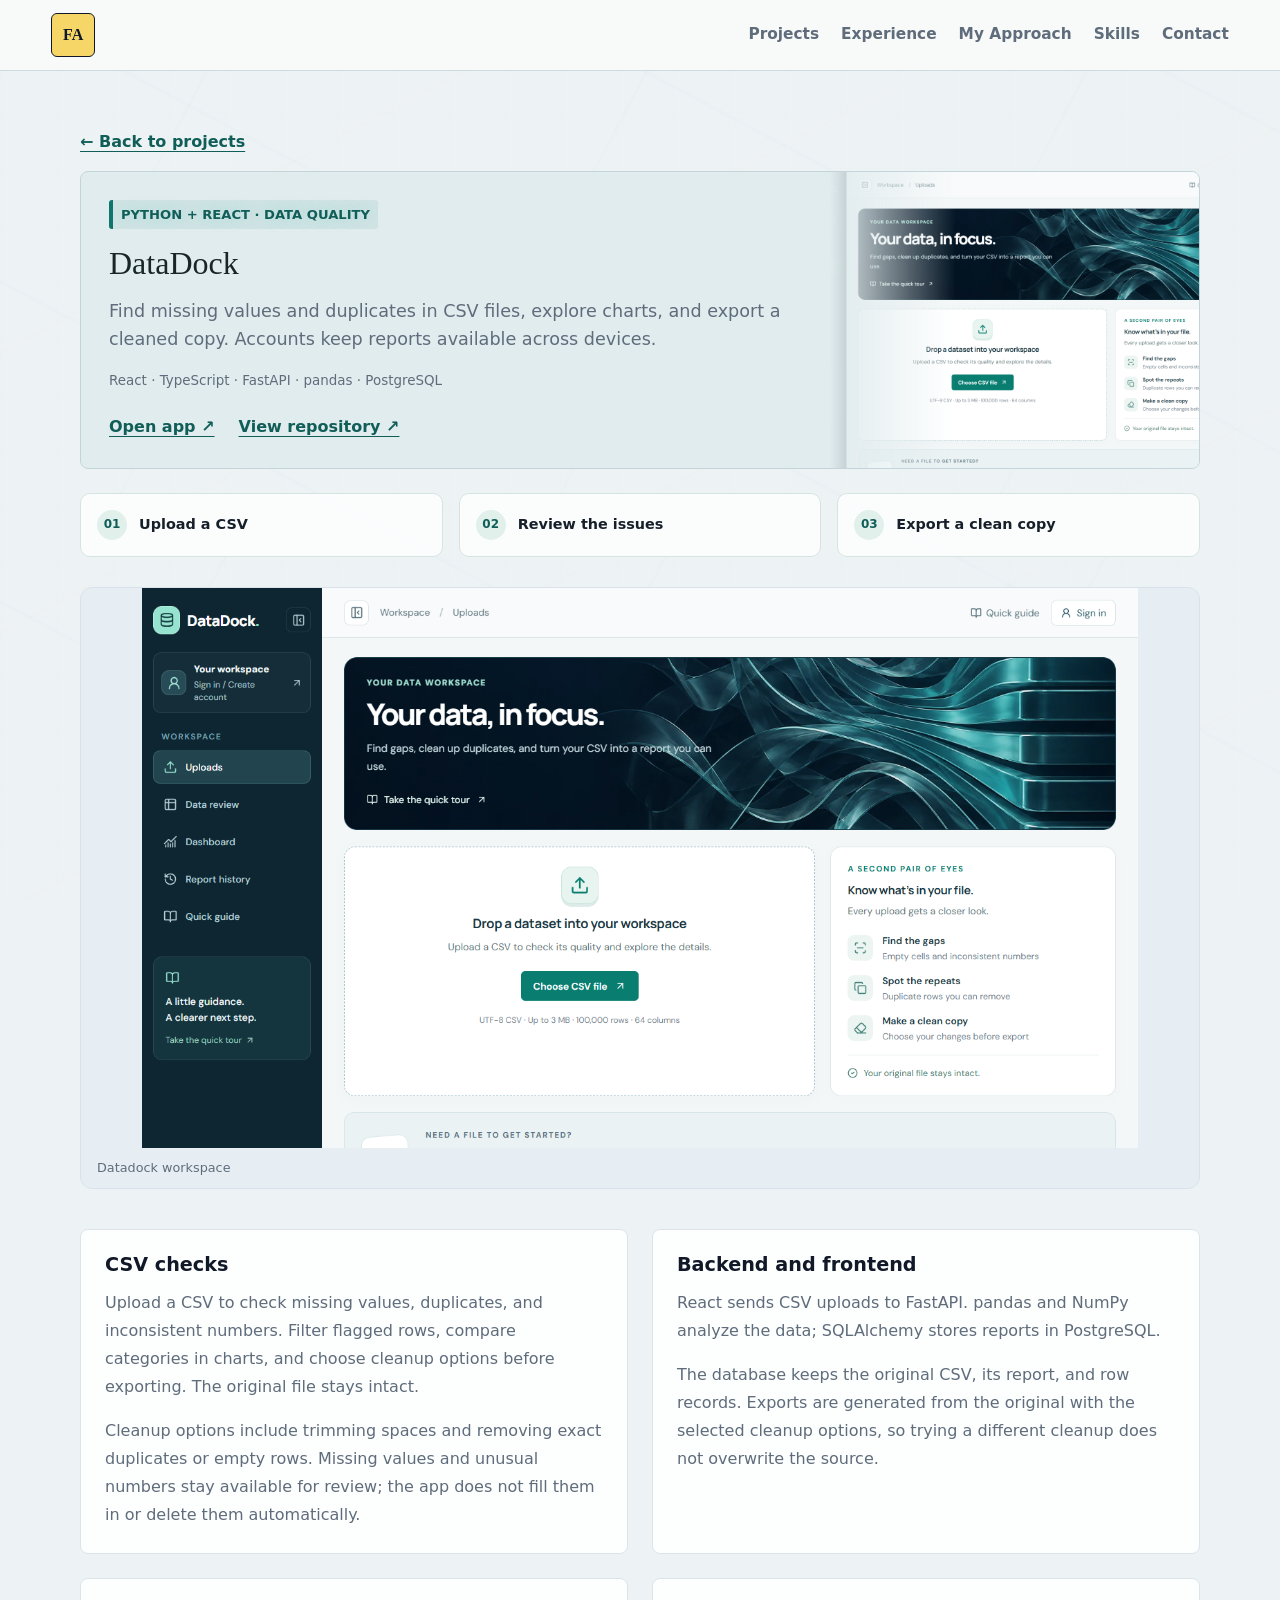
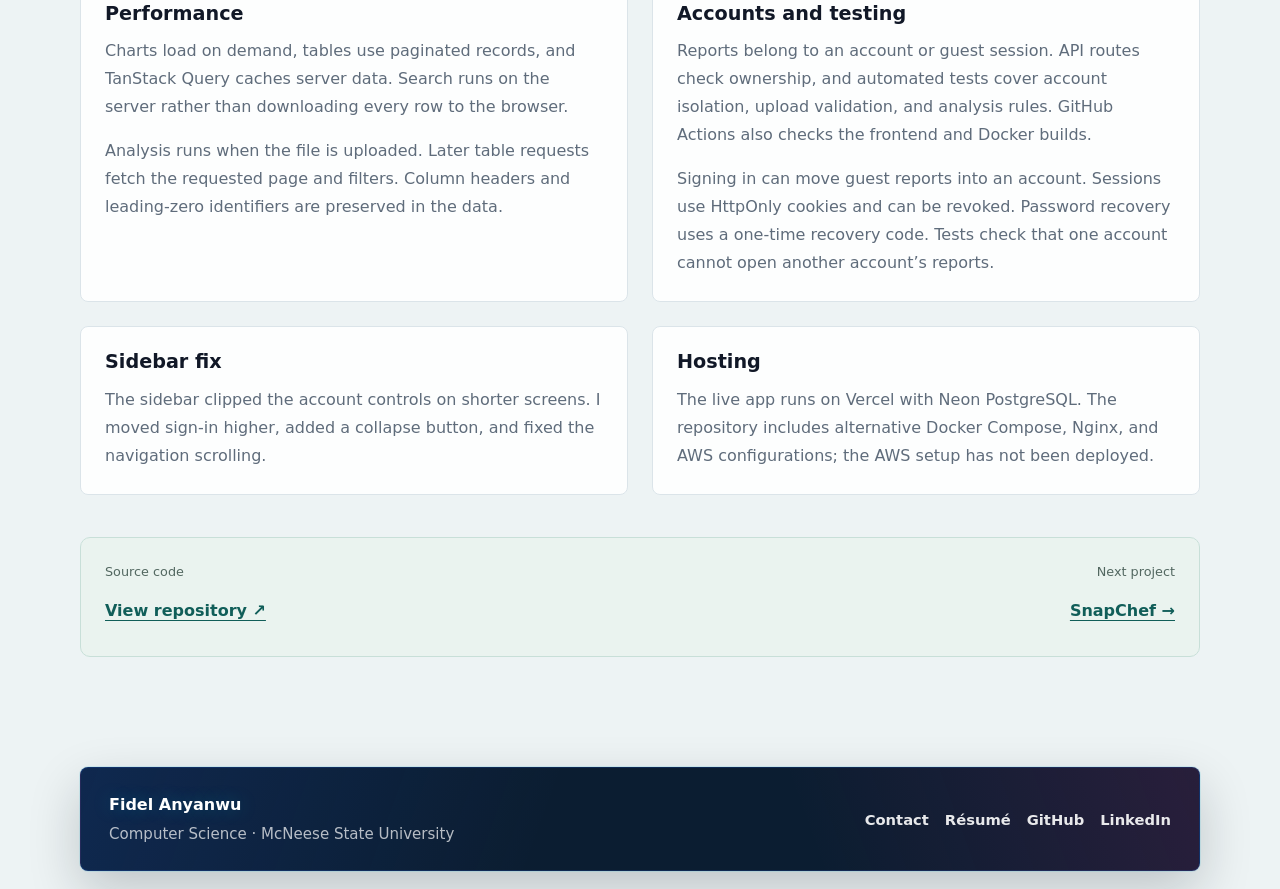
<file: datadock.html>
<!DOCTYPE html>
<html lang="en"><head><meta charset="UTF-8" /><meta name="viewport" content="width=device-width, initial-scale=1.0" />
<meta name="description" content="Find missing values and duplicates in CSV files, explore charts, and export a cleaned copy. Accounts keep reports available across devices." /><title>DataDock | Fidel Anyanwu</title>
<link rel="icon" type="image/svg+xml" href="assets/fidel-symbol.svg" /><link rel="stylesheet" href="styles.css" /><link rel="canonical" href="https://fidel-portfolio-eta.vercel.app/datadock.html" /><meta property="og:type" content="website" /><meta property="og:title" content="DataDock | Fidel Anyanwu" /><meta property="og:description" content="Find missing values and duplicates in CSV files, explore charts, and export a cleaned copy. Accounts keep reports available across devices." /><meta property="og:url" content="https://fidel-portfolio-eta.vercel.app/datadock.html" /><meta property="og:image" content="https://fidel-portfolio-eta.vercel.app/assets/portfolio-home.png" /><meta name="twitter:card" content="summary_large_image" /><link rel="stylesheet" href="presentation.css" /></head>
<body class=""><a class="skip-link" href="#main">Skip to content</a>
<header class="site-header"><a class="brand" href="index.html" aria-label="Fidel Anyanwu home">FA</a>
<nav class="site-nav" aria-label="Primary navigation"><a href="index.html#projects">Projects</a><a href="experience.html">Experience</a><a href="approach.html">My Approach</a><a href="skills.html">Skills</a><a href="contact.html">Contact</a></nav></header>
<main id="main" class="page-main case-study"><a class="back-link" href="index.html#datadock">← Back to projects</a><section class="case-heading" data-header-art="datadock"><p class="section-kicker">Python + React · Data quality</p><h1>DataDock</h1><p>Find missing values and duplicates in CSV files, explore charts, and export a cleaned copy. Accounts keep reports available across devices.</p><p class="compact-stack">React · TypeScript · FastAPI · pandas · PostgreSQL</p><div class="hero-actions"><a href="https://datadock-fidel2197.vercel.app/" target="_blank" rel="noreferrer">Open app ↗</a><a href="https://github.com/Fidel2197/DataDock" target="_blank" rel="noreferrer">View repository ↗</a></div></section><ol class="project-flow" aria-label="DataDock workflow"><li><span aria-hidden="true">01</span>Upload a CSV</li><li><span aria-hidden="true">02</span>Review the issues</li><li><span aria-hidden="true">03</span>Export a clean copy</li></ol><figure class="case-image"><img src="assets/datadock-home-preview.png" alt="DataDock application interface" loading="lazy" /><figcaption>Datadock workspace</figcaption></figure><div class="case-sections"><section><h2>CSV checks</h2><p>Upload a CSV to check missing values, duplicates, and inconsistent numbers. Filter flagged rows, compare categories in charts, and choose cleanup options before exporting. The original file stays intact.</p><p>Cleanup options include trimming spaces and removing exact duplicates or empty rows. Missing values and unusual numbers stay available for review; the app does not fill them in or delete them automatically.</p></section>
<section><h2>Backend and frontend</h2><p>React sends CSV uploads to FastAPI. pandas and NumPy analyze the data; SQLAlchemy stores reports in PostgreSQL.</p><p>The database keeps the original CSV, its report, and row records. Exports are generated from the original with the selected cleanup options, so trying a different cleanup does not overwrite the source.</p></section>
<section><h2>Performance</h2><p>Charts load on demand, tables use paginated records, and TanStack Query caches server data. Search runs on the server rather than downloading every row to the browser.</p><p>Analysis runs when the file is uploaded. Later table requests fetch the requested page and filters. Column headers and leading-zero identifiers are preserved in the data.</p></section>
<section><h2>Accounts and testing</h2><p>Reports belong to an account or guest session. API routes check ownership, and automated tests cover account isolation, upload validation, and analysis rules. GitHub Actions also checks the frontend and Docker builds.</p><p>Signing in can move guest reports into an account. Sessions use HttpOnly cookies and can be revoked. Password recovery uses a one-time recovery code. Tests check that one account cannot open another account’s reports.</p></section>
<section><h2>Sidebar fix</h2><p>The sidebar clipped the account controls on shorter screens. I moved sign-in higher, added a collapse button, and fixed the navigation scrolling.</p></section>
<section><h2>Hosting</h2><p>The live app runs on Vercel with Neon PostgreSQL. The repository includes alternative Docker Compose, Nginx, and AWS configurations; the AWS setup has not been deployed.</p></section>
</div><aside class="case-next"><div><p>Source code</p><a href="https://github.com/Fidel2197/DataDock" target="_blank" rel="noreferrer">View repository ↗</a></div><div><p>Next project</p><a href="snapchef.html">SnapChef →</a></div></aside></main>
<footer class="site-footer"><div><strong>Fidel Anyanwu</strong><span>Computer Science · McNeese State University</span></div><nav aria-label="Footer links"><a href="contact.html">Contact</a><a href="assets/fidel-anyanwu-resume.pdf">Résumé</a><a href="https://github.com/Fidel2197" target="_blank" rel="noreferrer">GitHub</a><a href="https://www.linkedin.com/in/fidel-anyanwu-98a34124b/" target="_blank" rel="noreferrer">LinkedIn</a></nav></footer></body></html>
</file>
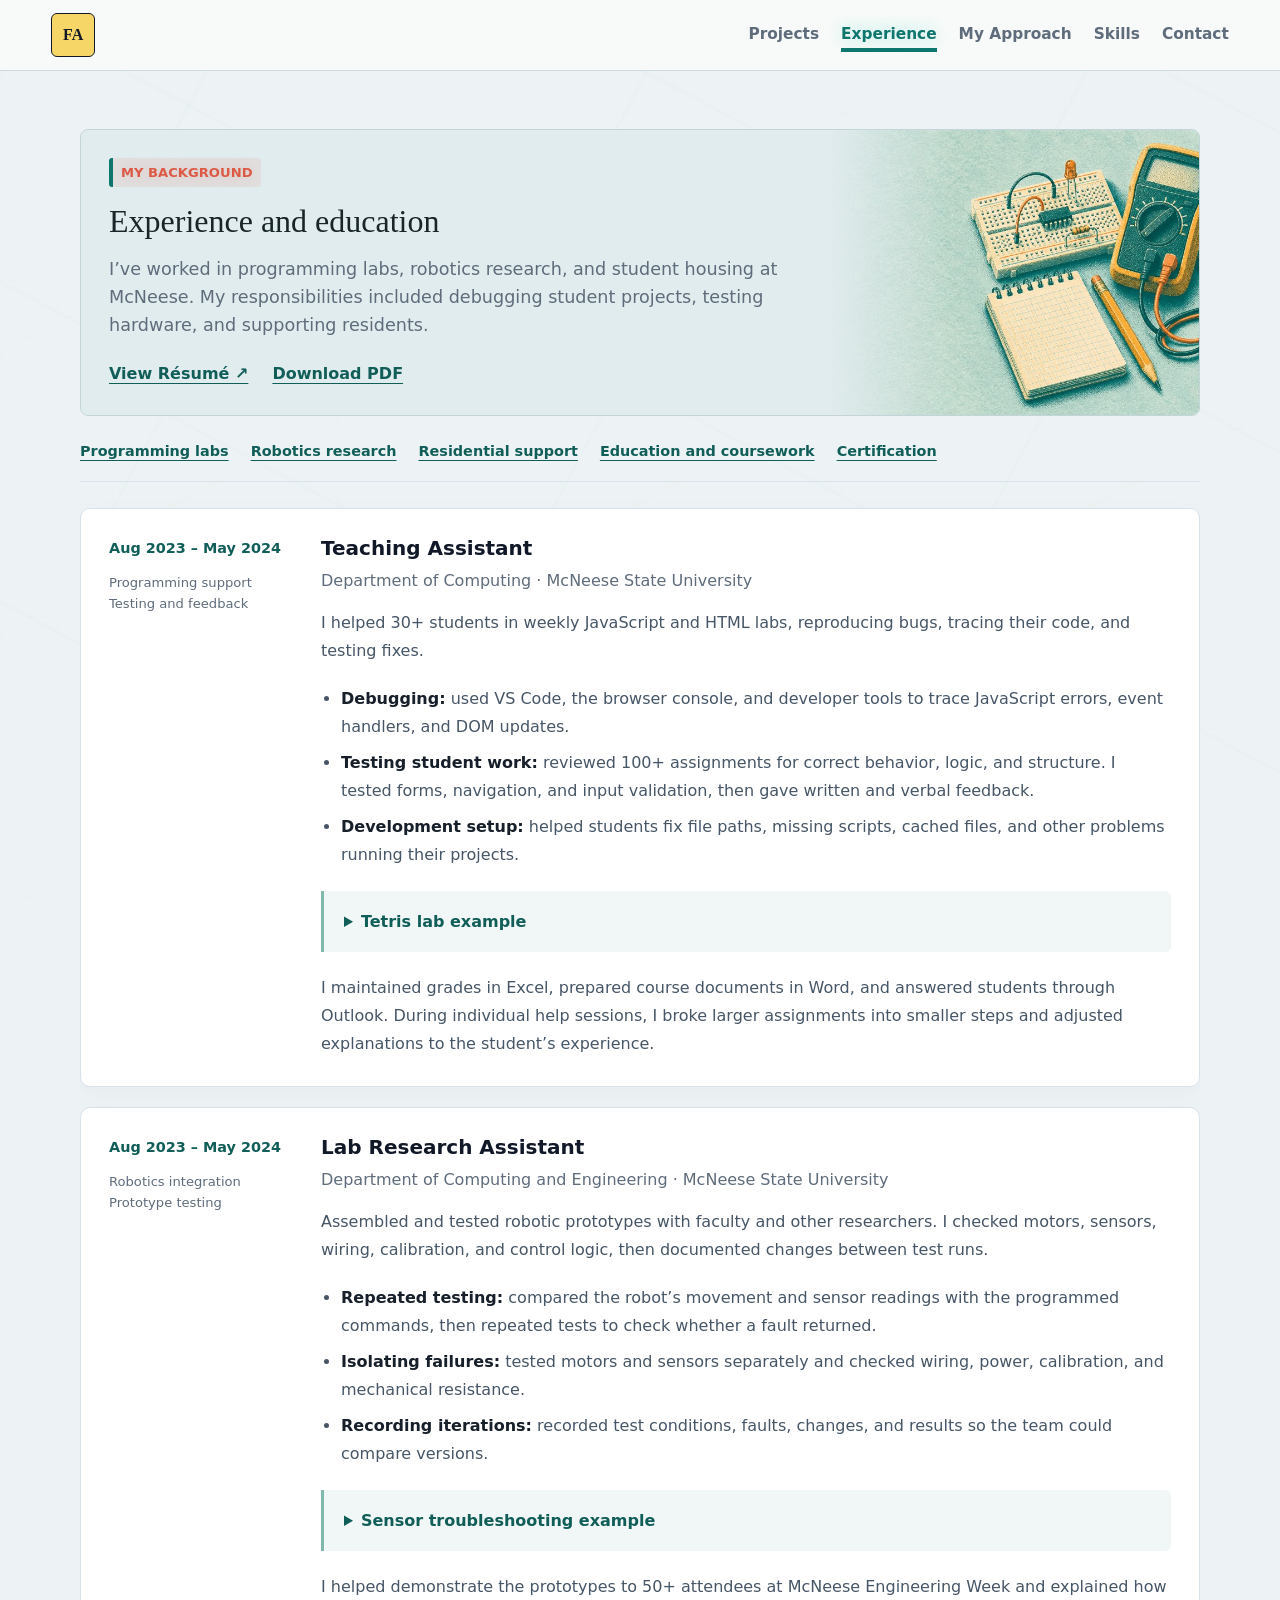
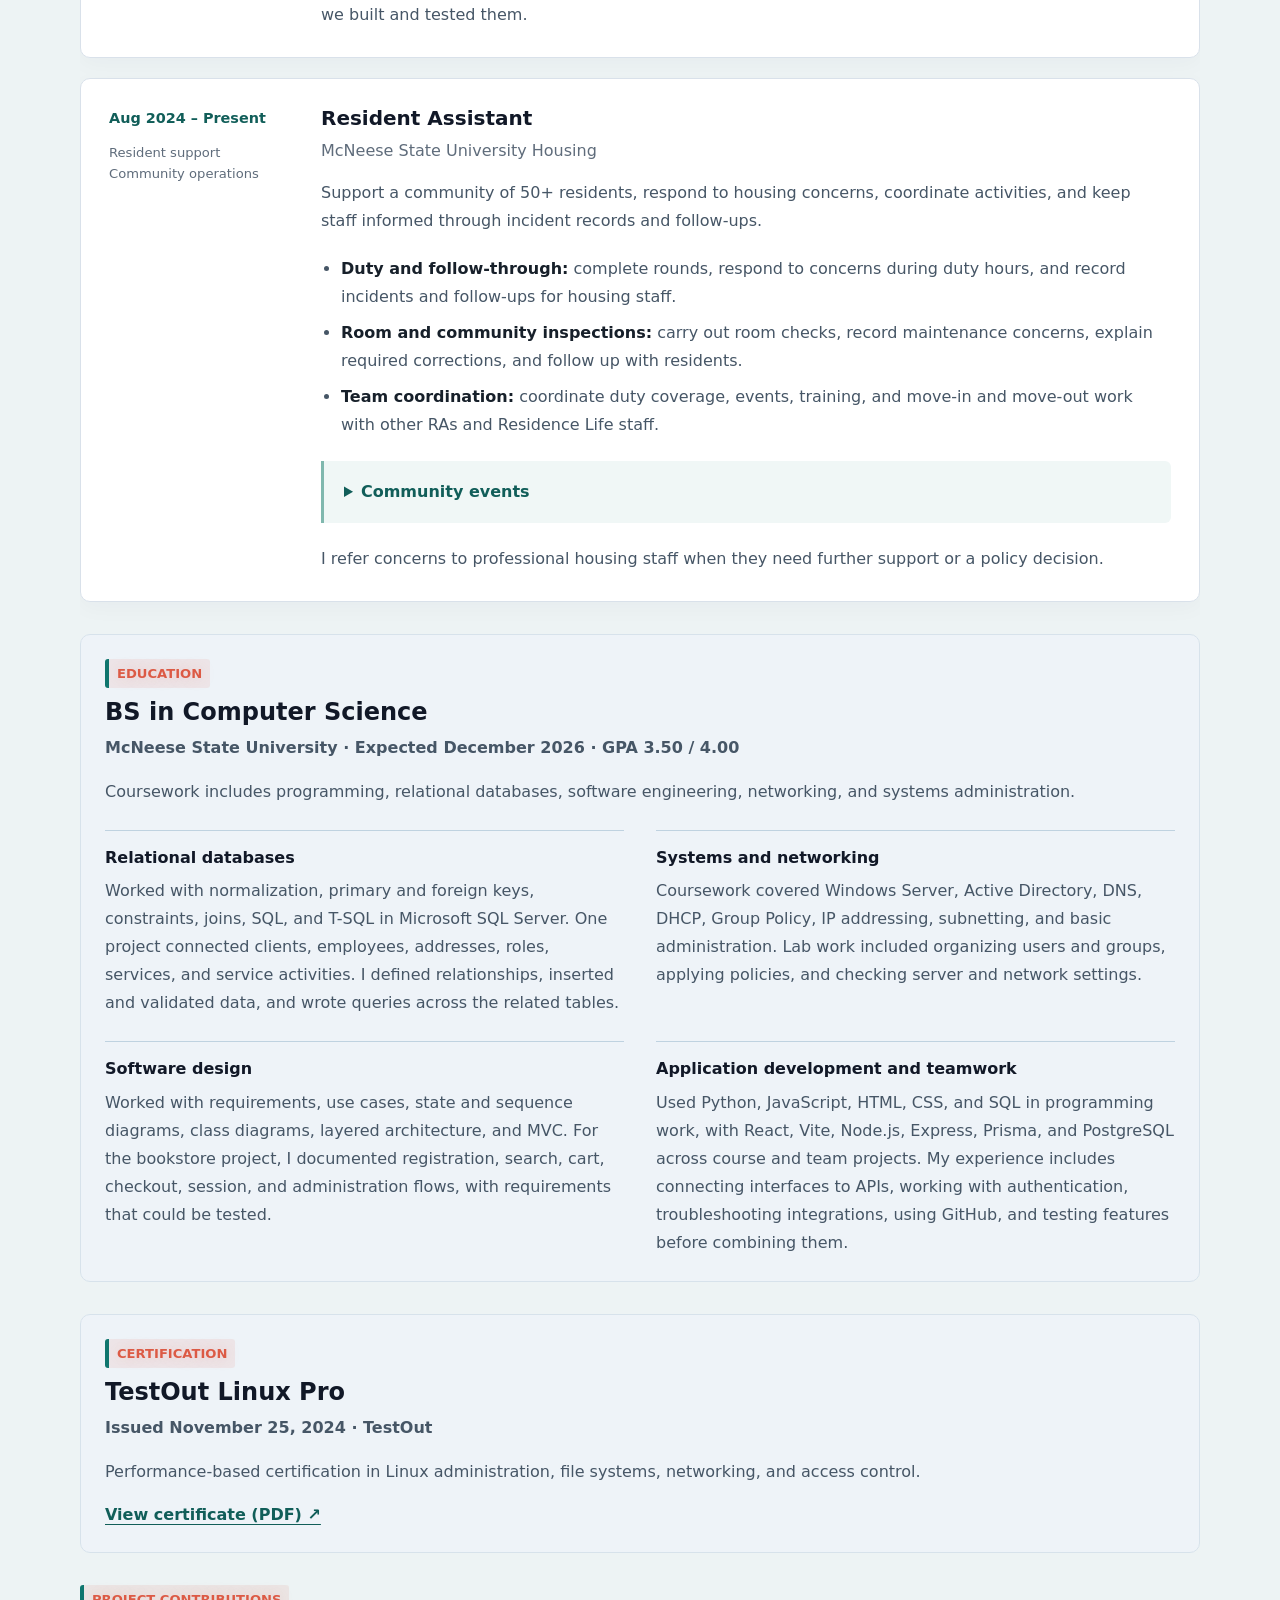
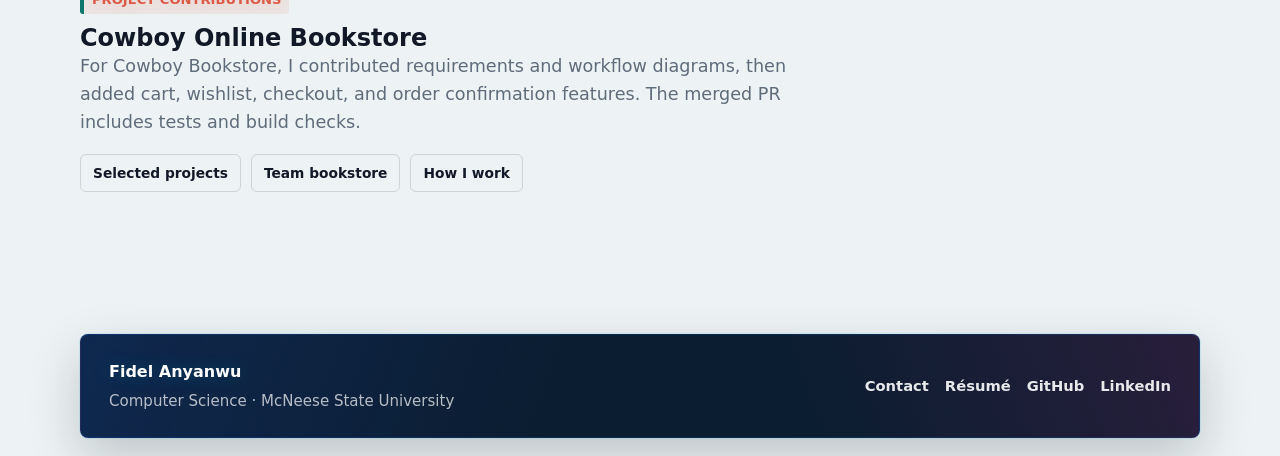
<file: experience.html>
<!DOCTYPE html>
<html lang="en"><head><meta charset="UTF-8" /><meta name="viewport" content="width=device-width, initial-scale=1.0" />
<meta name="description" content="Fidel Anyanwu’s experience in programming support, software testing, robotics research, and residential operations, plus computer science coursework at McNeese." /><title>Experience | Fidel Anyanwu</title>
<link rel="icon" type="image/svg+xml" href="assets/fidel-symbol.svg" /><link rel="stylesheet" href="styles.css" /><link rel="canonical" href="https://fidel-portfolio-eta.vercel.app/experience.html" /><meta property="og:type" content="website" /><meta property="og:title" content="Experience | Fidel Anyanwu" /><meta property="og:description" content="Fidel Anyanwu’s experience in programming support, software testing, robotics research, and residential operations, plus computer science coursework at McNeese." /><meta property="og:url" content="https://fidel-portfolio-eta.vercel.app/experience.html" /><meta property="og:image" content="https://fidel-portfolio-eta.vercel.app/assets/portfolio-home.png" /><meta name="twitter:card" content="summary_large_image" /><link rel="stylesheet" href="presentation.css" /></head>
<body class=""><a class="skip-link" href="#main">Skip to content</a>
<header class="site-header"><a class="brand" href="index.html" aria-label="Fidel Anyanwu home">FA</a>
<nav class="site-nav" aria-label="Primary navigation"><a href="index.html#projects">Projects</a><a href="experience.html" aria-current="page">Experience</a><a href="approach.html">My Approach</a><a href="skills.html">Skills</a><a href="contact.html">Contact</a></nav></header>
<main id="main" class="page-main experience-page">
<section class="case-heading" data-header-art="experience"><p class="section-kicker">My background</p><h1>Experience and education</h1><p>I’ve worked in programming labs, robotics research, and student housing at McNeese. My responsibilities included debugging student projects, testing hardware, and supporting residents.</p><div class="hero-actions"><a href="assets/fidel-anyanwu-resume.pdf" target="_blank" rel="noreferrer">View Résumé ↗</a><a href="assets/fidel-anyanwu-resume.pdf" download>Download PDF</a></div></section>
<nav class="experience-nav" aria-label="Experience sections"><a href="#teaching">Programming labs</a><a href="#research">Robotics research</a><a href="#residential">Residential support</a><a href="#education">Education and coursework</a><a href="#certification">Certification</a></nav>
<section class="role-list" aria-label="Employment history">
<article class="role-card" id="teaching"><div class="role-meta"><span>Aug 2023 – May 2024</span><span class="role-area">Programming support<br>Testing and feedback</span></div><div class="role-content"><h2>Teaching Assistant</h2><p class="organization">Department of Computing · McNeese State University</p>
<p>I helped 30+ students in weekly JavaScript and HTML labs, reproducing bugs, tracing their code, and testing fixes.</p>
<ul><li><strong>Debugging:</strong> used VS Code, the browser console, and developer tools to trace JavaScript errors, event handlers, and DOM updates.</li><li><strong>Testing student work:</strong> reviewed 100+ assignments for correct behavior, logic, and structure. I tested forms, navigation, and input validation, then gave written and verbal feedback.</li><li><strong>Development setup:</strong> helped students fix file paths, missing scripts, cached files, and other problems running their projects.</li></ul>
<details class="role-example"><summary>Tetris lab example</summary><p>I helped students find bugs in piece movement, rotation, collisions, row clearing, and scoring. We traced the relevant part of the JavaScript and tested the fix in the browser. The labs combined keyboard events, arrays, game loops, and DOM rendering, so students had to check how those pieces worked together.</p></details>
<p>I maintained grades in Excel, prepared course documents in Word, and answered students through Outlook. During individual help sessions, I broke larger assignments into smaller steps and adjusted explanations to the student’s experience.</p>
</div></article>
<article class="role-card" id="research"><div class="role-meta"><span>Aug 2023 – May 2024</span><span class="role-area">Robotics integration<br>Prototype testing</span></div><div class="role-content"><h2>Lab Research Assistant</h2><p class="organization">Department of Computing and Engineering · McNeese State University</p>
<p>Assembled and tested robotic prototypes with faculty and other researchers. I checked motors, sensors, wiring, calibration, and control logic, then documented changes between test runs.</p>
<ul><li><strong>Repeated testing:</strong> compared the robot’s movement and sensor readings with the programmed commands, then repeated tests to check whether a fault returned.</li><li><strong>Isolating failures:</strong> tested motors and sensors separately and checked wiring, power, calibration, and mechanical resistance.</li><li><strong>Recording iterations:</strong> recorded test conditions, faults, changes, and results so the team could compare versions.</li></ul>
<details class="role-example"><summary>Sensor troubleshooting example</summary><p>For an unreliable sensor, I checked its connections, tested it under different conditions, and adjusted its position or calibration before retesting the robot. Testing the sensor separately helped check whether the fault came from its input or the robot’s control logic.</p></details>
<p>I helped demonstrate the prototypes to 50+ attendees at McNeese Engineering Week and explained how we built and tested them.</p>
</div></article>
<article class="role-card" id="residential"><div class="role-meta"><span>Aug 2024 – Present</span><span class="role-area">Resident support<br>Community operations</span></div><div class="role-content"><h2>Resident Assistant</h2><p class="organization">McNeese State University Housing</p>
<p>Support a community of 50+ residents, respond to housing concerns, coordinate activities, and keep staff informed through incident records and follow-ups.</p>
<ul><li><strong>Duty and follow-through:</strong> complete rounds, respond to concerns during duty hours, and record incidents and follow-ups for housing staff.</li><li><strong>Room and community inspections:</strong> carry out room checks, record maintenance concerns, explain required corrections, and follow up with residents.</li><li><strong>Team coordination:</strong> coordinate duty coverage, events, training, and move-in and move-out work with other RAs and Residence Life staff.</li></ul>
<details class="role-example"><summary>Community events</summary><p>I plan and host game nights, movie nights, wellness activities, and academic support events. I handle materials, publicity, setup, and event records. I coordinate schedules with other RAs and housing staff, then complete the follow-up documentation after the event.</p></details>
<p>I refer concerns to professional housing staff when they need further support or a policy decision.</p>
</div></article>
</section>
<section class="education-band" id="education"><p class="section-kicker">Education</p><h2>BS in Computer Science</h2><p class="education-meta">McNeese State University · Expected December 2026 · GPA 3.50 / 4.00</p><p>Coursework includes programming, relational databases, software engineering, networking, and systems administration.</p>
<div class="coursework-grid"><section><h3>Relational databases</h3><p>Worked with normalization, primary and foreign keys, constraints, joins, SQL, and T-SQL in Microsoft SQL Server. One project connected clients, employees, addresses, roles, services, and service activities. I defined relationships, inserted and validated data, and wrote queries across the related tables.</p></section>
<section><h3>Systems and networking</h3><p>Coursework covered Windows Server, Active Directory, DNS, DHCP, Group Policy, IP addressing, subnetting, and basic administration. Lab work included organizing users and groups, applying policies, and checking server and network settings.</p></section>
<section><h3>Software design</h3><p>Worked with requirements, use cases, state and sequence diagrams, class diagrams, layered architecture, and MVC. For the bookstore project, I documented registration, search, cart, checkout, session, and administration flows, with requirements that could be tested.</p></section>
<section><h3>Application development and teamwork</h3><p>Used Python, JavaScript, HTML, CSS, and SQL in programming work, with React, Vite, Node.js, Express, Prisma, and PostgreSQL across course and team projects. My experience includes connecting interfaces to APIs, working with authentication, troubleshooting integrations, using GitHub, and testing features before combining them.</p></section></div>
</section>
<section class="education-band" id="certification"><p class="section-kicker">Certification</p><h2>TestOut Linux Pro</h2><p class="education-meta">Issued November 25, 2024 · TestOut</p><p>Performance-based certification in Linux administration, file systems, networking, and access control.</p><a class="text-link" href="assets/testout-linux-pro.pdf" target="_blank" rel="noreferrer">View certificate (PDF) ↗</a></section>
<section class="case-heading"><p class="section-kicker">Project contributions</p><h2>Cowboy Online Bookstore</h2><p>For Cowboy Bookstore, I contributed requirements and workflow diagrams, then added cart, wishlist, checkout, and order confirmation features. The merged PR includes tests and build checks.</p><div class="featured-links"><a href="index.html#projects">Selected projects</a><a href="bookstore.html">Team bookstore</a><a href="approach.html">How I work</a></div></section>
</main>
<footer class="site-footer"><div><strong>Fidel Anyanwu</strong><span>Computer Science · McNeese State University</span></div><nav aria-label="Footer links"><a href="contact.html">Contact</a><a href="assets/fidel-anyanwu-resume.pdf">Résumé</a><a href="https://github.com/Fidel2197" target="_blank" rel="noreferrer">GitHub</a><a href="https://www.linkedin.com/in/fidel-anyanwu-98a34124b/" target="_blank" rel="noreferrer">LinkedIn</a></nav></footer></body></html>
</file>
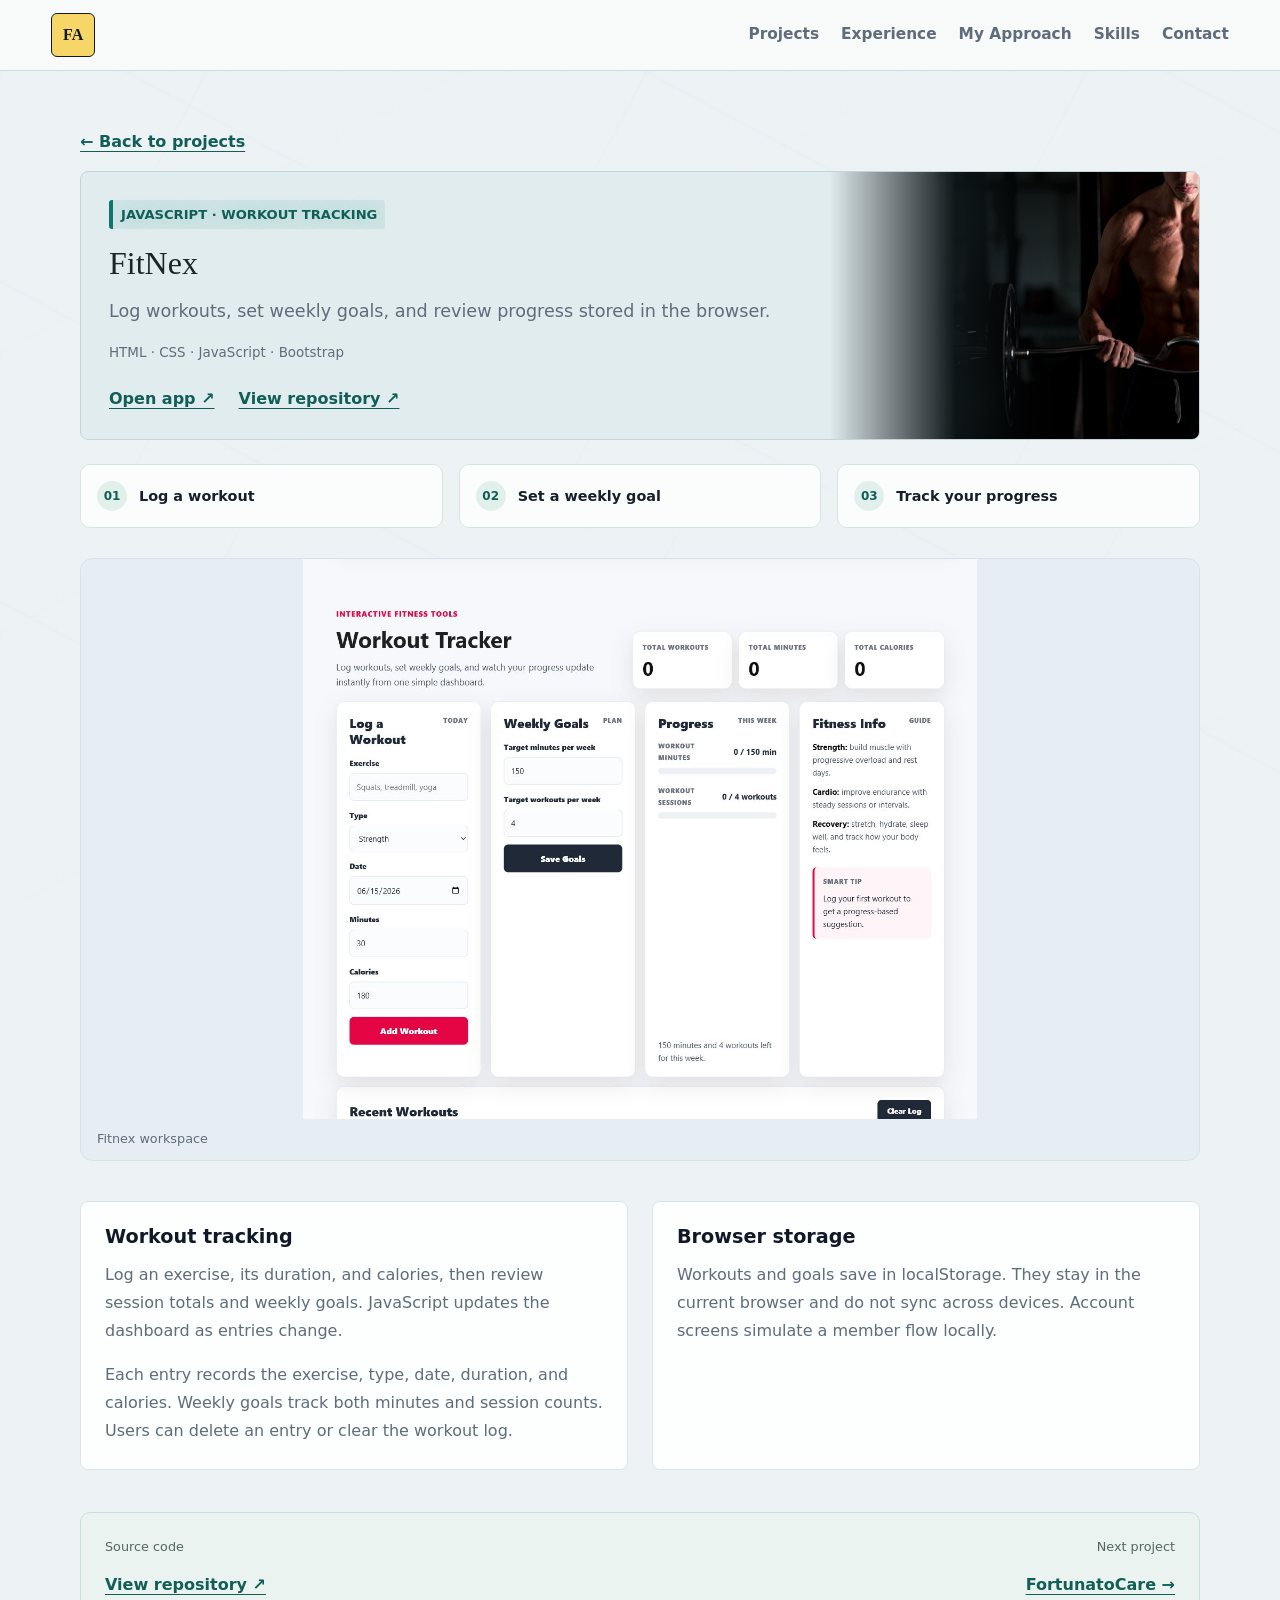
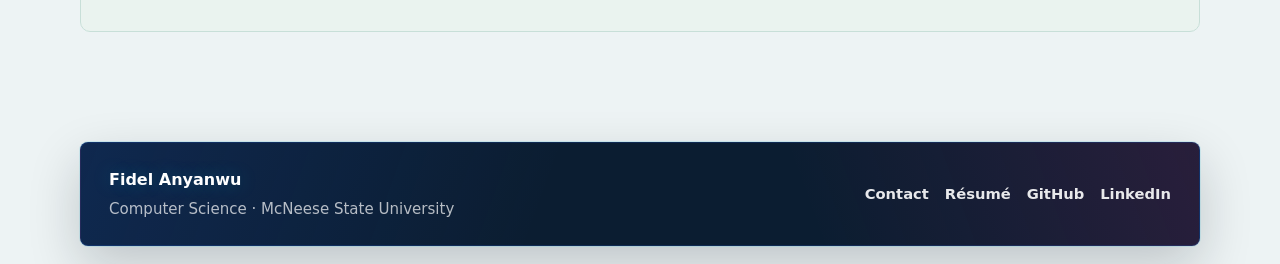
<file: fitnex.html>
<!DOCTYPE html>
<html lang="en"><head><meta charset="UTF-8" /><meta name="viewport" content="width=device-width, initial-scale=1.0" />
<meta name="description" content="Log workouts, set weekly goals, and review progress stored in the browser." /><title>FitNex | Fidel Anyanwu</title>
<link rel="icon" type="image/svg+xml" href="assets/fidel-symbol.svg" /><link rel="stylesheet" href="styles.css" /><link rel="canonical" href="https://fidel-portfolio-eta.vercel.app/fitnex.html" /><meta property="og:type" content="website" /><meta property="og:title" content="FitNex | Fidel Anyanwu" /><meta property="og:description" content="Log workouts, set weekly goals, and review progress stored in the browser." /><meta property="og:url" content="https://fidel-portfolio-eta.vercel.app/fitnex.html" /><meta property="og:image" content="https://fidel-portfolio-eta.vercel.app/assets/portfolio-home.png" /><meta name="twitter:card" content="summary_large_image" /><link rel="stylesheet" href="presentation.css" /></head>
<body class=""><a class="skip-link" href="#main">Skip to content</a>
<header class="site-header"><a class="brand" href="index.html" aria-label="Fidel Anyanwu home">FA</a>
<nav class="site-nav" aria-label="Primary navigation"><a href="index.html#projects">Projects</a><a href="experience.html">Experience</a><a href="approach.html">My Approach</a><a href="skills.html">Skills</a><a href="contact.html">Contact</a></nav></header>
<main id="main" class="page-main case-study"><a class="back-link" href="index.html#earlier-projects">← Back to projects</a><section class="case-heading" data-header-art="fitnex"><p class="section-kicker">JavaScript · Workout tracking</p><h1>FitNex</h1><p>Log workouts, set weekly goals, and review progress stored in the browser.</p><p class="compact-stack">HTML · CSS · JavaScript · Bootstrap</p><div class="hero-actions"><a href="https://fitness-website-tawny.vercel.app/" target="_blank" rel="noreferrer">Open app ↗</a><a href="https://github.com/Fidel2197/Fitness-Website" target="_blank" rel="noreferrer">View repository ↗</a></div></section><ol class="project-flow" aria-label="FitNex workflow"><li><span aria-hidden="true">01</span>Log a workout</li><li><span aria-hidden="true">02</span>Set a weekly goal</li><li><span aria-hidden="true">03</span>Track your progress</li></ol><figure class="case-image"><img src="assets/fitnex-home-preview.png" alt="FitNex application interface" loading="lazy" /><figcaption>Fitnex workspace</figcaption></figure><div class="case-sections"><section><h2>Workout tracking</h2><p>Log an exercise, its duration, and calories, then review session totals and weekly goals. JavaScript updates the dashboard as entries change.</p><p>Each entry records the exercise, type, date, duration, and calories. Weekly goals track both minutes and session counts. Users can delete an entry or clear the workout log.</p></section>
<section><h2>Browser storage</h2><p>Workouts and goals save in localStorage. They stay in the current browser and do not sync across devices. Account screens simulate a member flow locally.</p></section>
</div><aside class="case-next"><div><p>Source code</p><a href="https://github.com/Fidel2197/Fitness-Website" target="_blank" rel="noreferrer">View repository ↗</a></div><div><p>Next project</p><a href="fortunatocare.html">FortunatoCare →</a></div></aside></main>
<footer class="site-footer"><div><strong>Fidel Anyanwu</strong><span>Computer Science · McNeese State University</span></div><nav aria-label="Footer links"><a href="contact.html">Contact</a><a href="assets/fidel-anyanwu-resume.pdf">Résumé</a><a href="https://github.com/Fidel2197" target="_blank" rel="noreferrer">GitHub</a><a href="https://www.linkedin.com/in/fidel-anyanwu-98a34124b/" target="_blank" rel="noreferrer">LinkedIn</a></nav></footer></body></html>
</file>
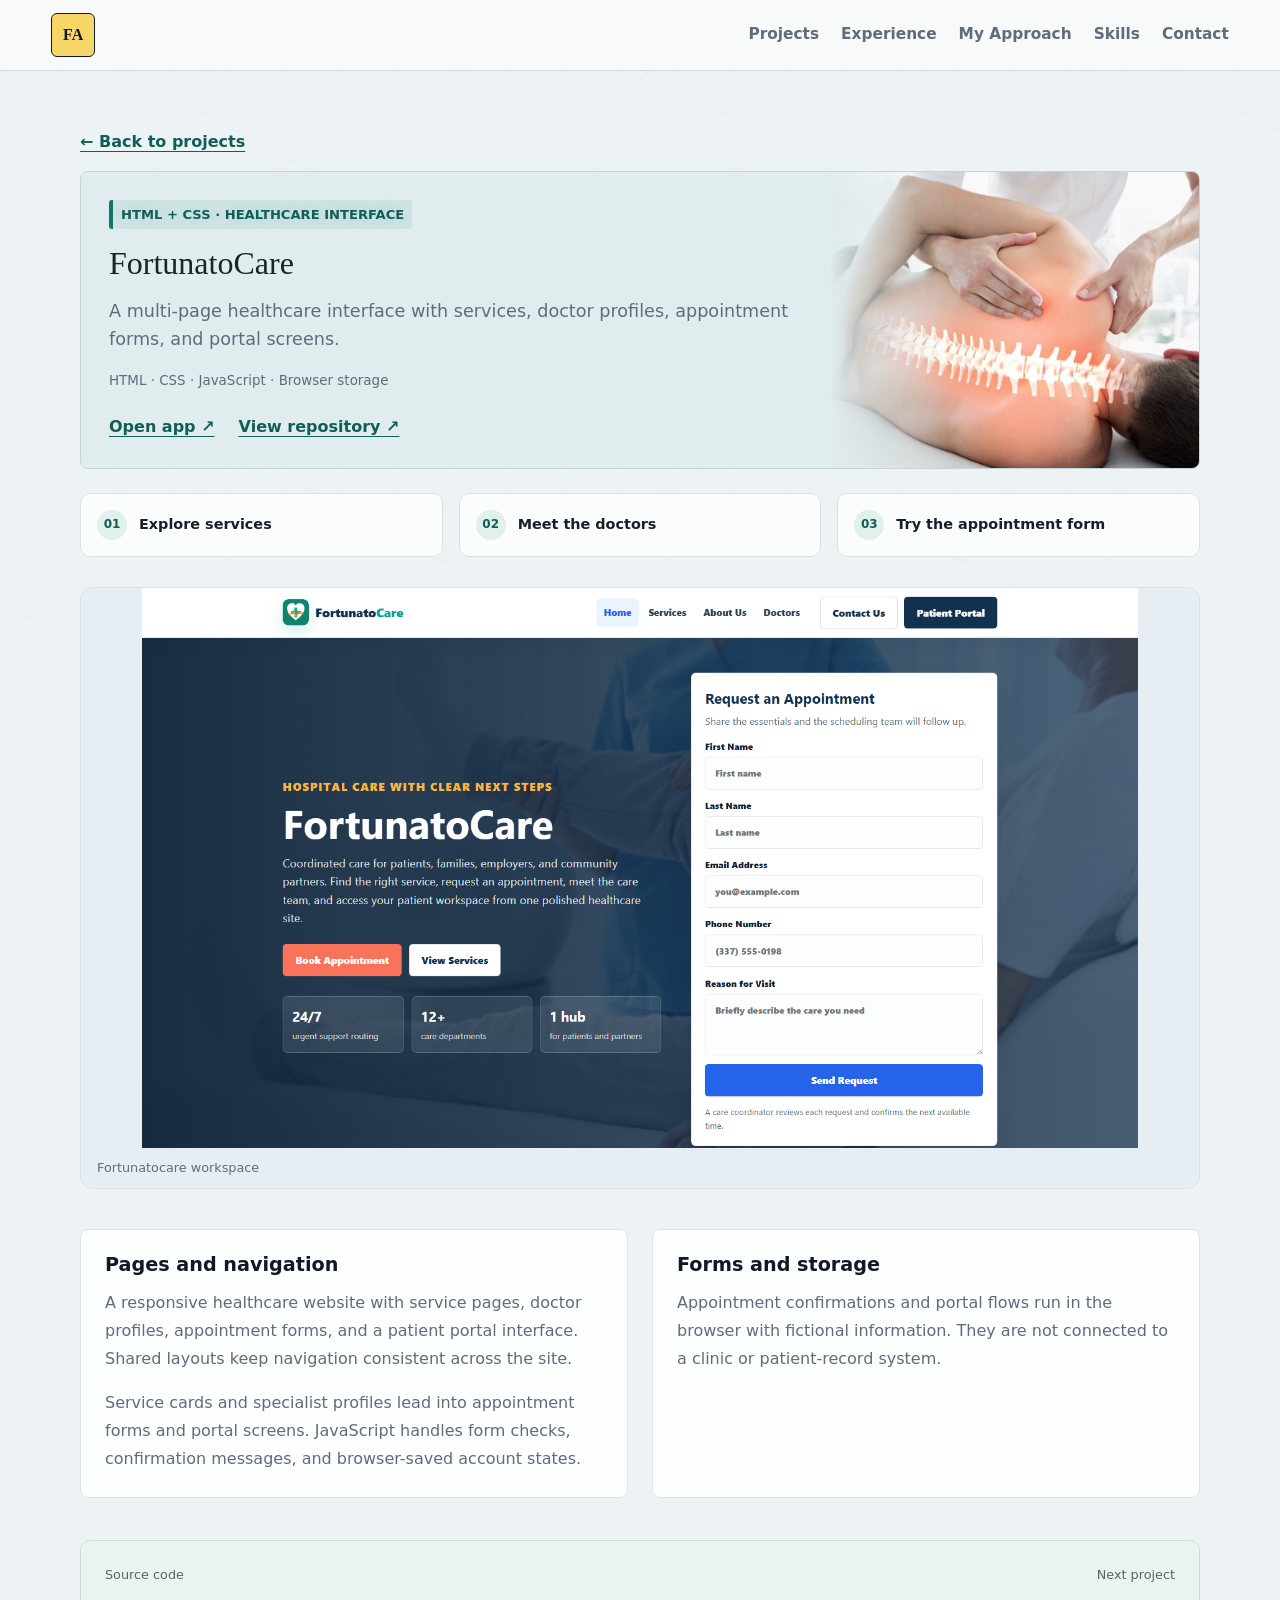
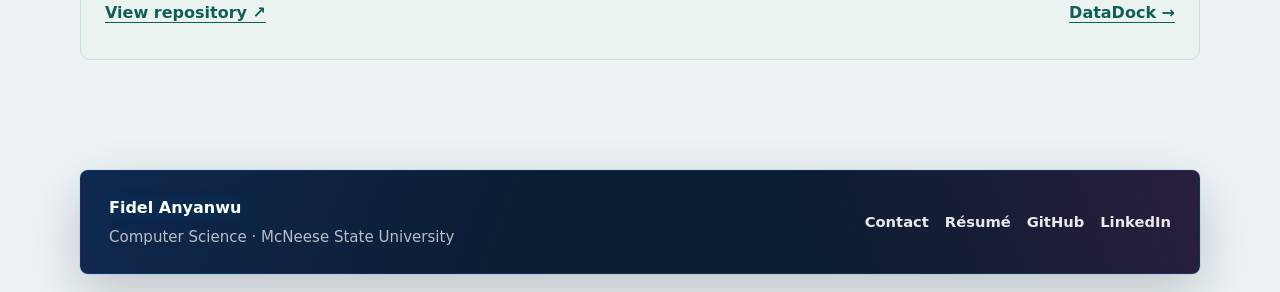
<file: fortunatocare.html>
<!DOCTYPE html>
<html lang="en"><head><meta charset="UTF-8" /><meta name="viewport" content="width=device-width, initial-scale=1.0" />
<meta name="description" content="A multi-page healthcare interface with services, doctor profiles, appointment forms, and portal screens." /><title>FortunatoCare | Fidel Anyanwu</title>
<link rel="icon" type="image/svg+xml" href="assets/fidel-symbol.svg" /><link rel="stylesheet" href="styles.css" /><link rel="canonical" href="https://fidel-portfolio-eta.vercel.app/fortunatocare.html" /><meta property="og:type" content="website" /><meta property="og:title" content="FortunatoCare | Fidel Anyanwu" /><meta property="og:description" content="A multi-page healthcare interface with services, doctor profiles, appointment forms, and portal screens." /><meta property="og:url" content="https://fidel-portfolio-eta.vercel.app/fortunatocare.html" /><meta property="og:image" content="https://fidel-portfolio-eta.vercel.app/assets/portfolio-home.png" /><meta name="twitter:card" content="summary_large_image" /><link rel="stylesheet" href="presentation.css" /></head>
<body class=""><a class="skip-link" href="#main">Skip to content</a>
<header class="site-header"><a class="brand" href="index.html" aria-label="Fidel Anyanwu home">FA</a>
<nav class="site-nav" aria-label="Primary navigation"><a href="index.html#projects">Projects</a><a href="experience.html">Experience</a><a href="approach.html">My Approach</a><a href="skills.html">Skills</a><a href="contact.html">Contact</a></nav></header>
<main id="main" class="page-main case-study"><a class="back-link" href="index.html#earlier-projects">← Back to projects</a><section class="case-heading" data-header-art="fortunatocare"><p class="section-kicker">HTML + CSS · Healthcare interface</p><h1>FortunatoCare</h1><p>A multi-page healthcare interface with services, doctor profiles, appointment forms, and portal screens.</p><p class="compact-stack">HTML · CSS · JavaScript · Browser storage</p><div class="hero-actions"><a href="https://hospital-website-psi-three.vercel.app/" target="_blank" rel="noreferrer">Open app ↗</a><a href="https://github.com/Fidel2197/Hospital-Website" target="_blank" rel="noreferrer">View repository ↗</a></div></section><ol class="project-flow" aria-label="FortunatoCare workflow"><li><span aria-hidden="true">01</span>Explore services</li><li><span aria-hidden="true">02</span>Meet the doctors</li><li><span aria-hidden="true">03</span>Try the appointment form</li></ol><figure class="case-image"><img src="assets/fortunatocare-home-preview.png" alt="FortunatoCare application interface" loading="lazy" /><figcaption>Fortunatocare workspace</figcaption></figure><div class="case-sections"><section><h2>Pages and navigation</h2><p>A responsive healthcare website with service pages, doctor profiles, appointment forms, and a patient portal interface. Shared layouts keep navigation consistent across the site.</p><p>Service cards and specialist profiles lead into appointment forms and portal screens. JavaScript handles form checks, confirmation messages, and browser-saved account states.</p></section>
<section><h2>Forms and storage</h2><p>Appointment confirmations and portal flows run in the browser with fictional information. They are not connected to a clinic or patient-record system.</p></section>
</div><aside class="case-next"><div><p>Source code</p><a href="https://github.com/Fidel2197/Hospital-Website" target="_blank" rel="noreferrer">View repository ↗</a></div><div><p>Next project</p><a href="datadock.html">DataDock →</a></div></aside></main>
<footer class="site-footer"><div><strong>Fidel Anyanwu</strong><span>Computer Science · McNeese State University</span></div><nav aria-label="Footer links"><a href="contact.html">Contact</a><a href="assets/fidel-anyanwu-resume.pdf">Résumé</a><a href="https://github.com/Fidel2197" target="_blank" rel="noreferrer">GitHub</a><a href="https://www.linkedin.com/in/fidel-anyanwu-98a34124b/" target="_blank" rel="noreferrer">LinkedIn</a></nav></footer></body></html>
</file>
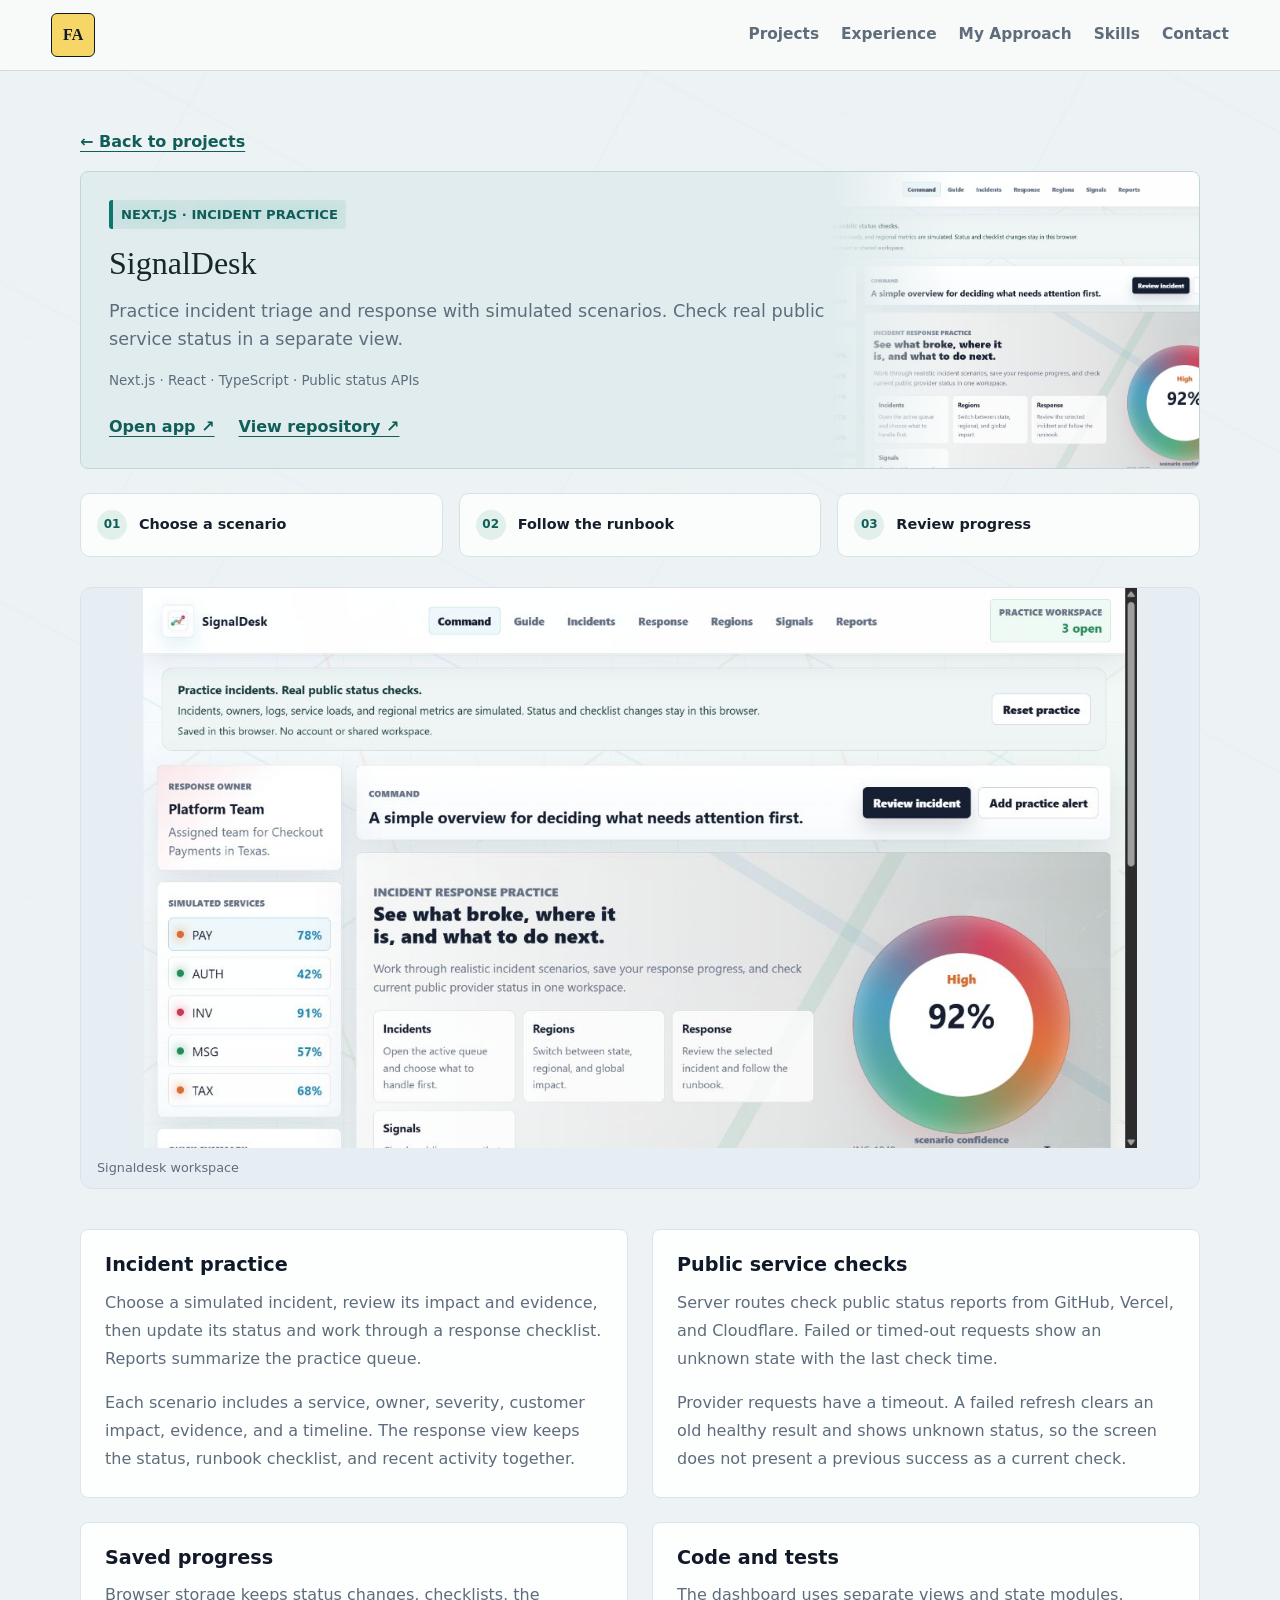
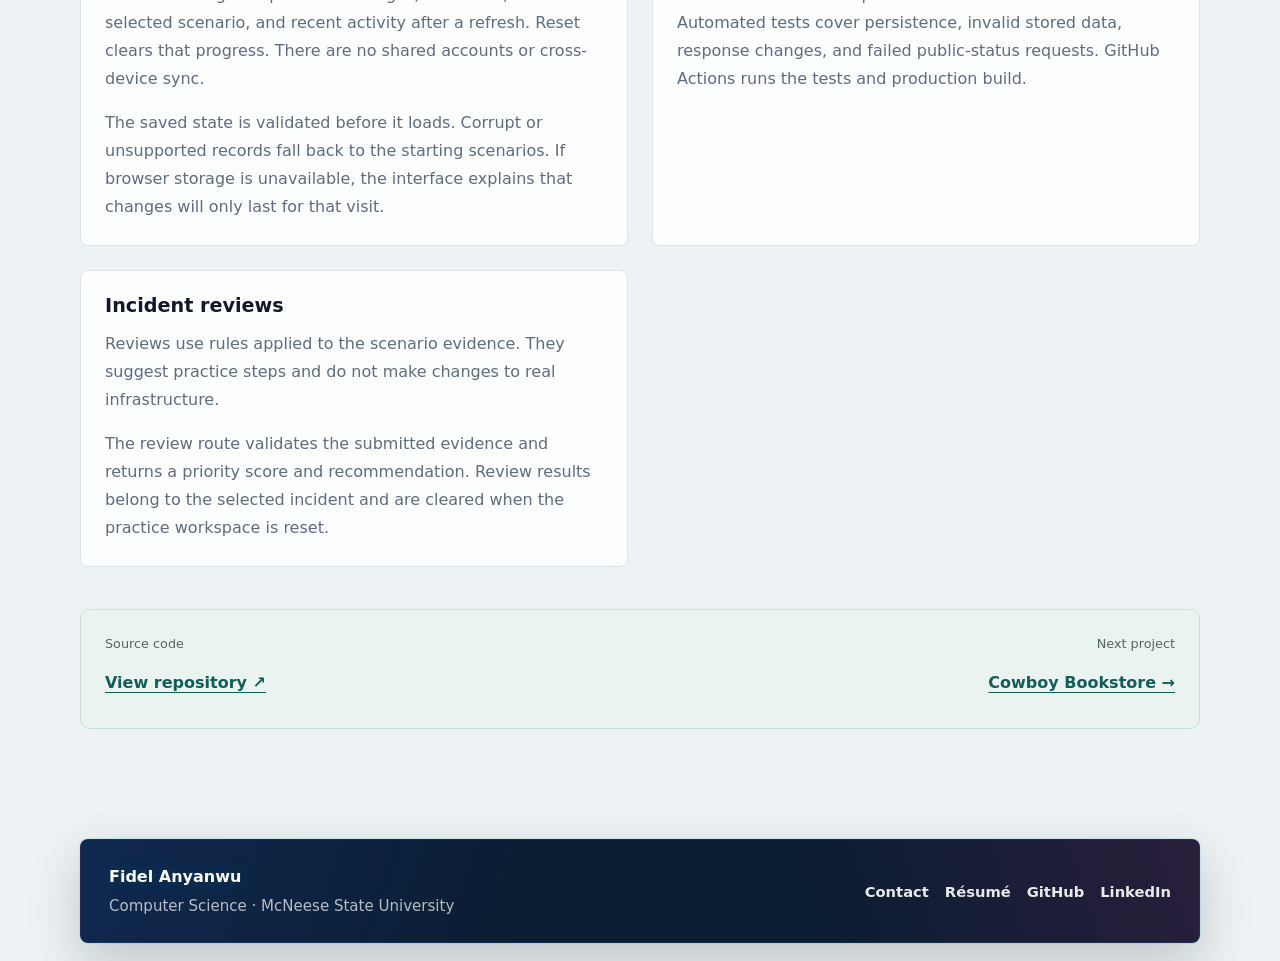
<file: signaldesk.html>
<!DOCTYPE html>
<html lang="en"><head><meta charset="UTF-8" /><meta name="viewport" content="width=device-width, initial-scale=1.0" />
<meta name="description" content="Practice incident triage and response with simulated scenarios. Check real public service status in a separate view." /><title>SignalDesk | Fidel Anyanwu</title>
<link rel="icon" type="image/svg+xml" href="assets/fidel-symbol.svg" /><link rel="stylesheet" href="styles.css" /><link rel="canonical" href="https://fidel-portfolio-eta.vercel.app/signaldesk.html" /><meta property="og:type" content="website" /><meta property="og:title" content="SignalDesk | Fidel Anyanwu" /><meta property="og:description" content="Practice incident triage and response with simulated scenarios. Check real public service status in a separate view." /><meta property="og:url" content="https://fidel-portfolio-eta.vercel.app/signaldesk.html" /><meta property="og:image" content="https://fidel-portfolio-eta.vercel.app/assets/portfolio-home.png" /><meta name="twitter:card" content="summary_large_image" /><link rel="stylesheet" href="presentation.css" /></head>
<body class=""><a class="skip-link" href="#main">Skip to content</a>
<header class="site-header"><a class="brand" href="index.html" aria-label="Fidel Anyanwu home">FA</a>
<nav class="site-nav" aria-label="Primary navigation"><a href="index.html#projects">Projects</a><a href="experience.html">Experience</a><a href="approach.html">My Approach</a><a href="skills.html">Skills</a><a href="contact.html">Contact</a></nav></header>
<main id="main" class="page-main case-study"><a class="back-link" href="index.html#signaldesk">← Back to projects</a><section class="case-heading" data-header-art="signaldesk"><p class="section-kicker">Next.js · Incident practice</p><h1>SignalDesk</h1><p>Practice incident triage and response with simulated scenarios. Check real public service status in a separate view.</p><p class="compact-stack">Next.js · React · TypeScript · Public status APIs</p><div class="hero-actions"><a href="https://signaldesk-pink-two.vercel.app/" target="_blank" rel="noreferrer">Open app ↗</a><a href="https://github.com/Fidel2197/SignalDesk" target="_blank" rel="noreferrer">View repository ↗</a></div></section><ol class="project-flow" aria-label="SignalDesk workflow"><li><span aria-hidden="true">01</span>Choose a scenario</li><li><span aria-hidden="true">02</span>Follow the runbook</li><li><span aria-hidden="true">03</span>Review progress</li></ol><figure class="case-image"><img src="assets/signaldesk-preview.png" alt="SignalDesk application interface" loading="lazy" /><figcaption>Signaldesk workspace</figcaption></figure><div class="case-sections"><section><h2>Incident practice</h2><p>Choose a simulated incident, review its impact and evidence, then update its status and work through a response checklist. Reports summarize the practice queue.</p><p>Each scenario includes a service, owner, severity, customer impact, evidence, and a timeline. The response view keeps the status, runbook checklist, and recent activity together.</p></section>
<section><h2>Public service checks</h2><p>Server routes check public status reports from GitHub, Vercel, and Cloudflare. Failed or timed-out requests show an unknown state with the last check time.</p><p>Provider requests have a timeout. A failed refresh clears an old healthy result and shows unknown status, so the screen does not present a previous success as a current check.</p></section>
<section><h2>Saved progress</h2><p>Browser storage keeps status changes, checklists, the selected scenario, and recent activity after a refresh. Reset clears that progress. There are no shared accounts or cross-device sync.</p><p>The saved state is validated before it loads. Corrupt or unsupported records fall back to the starting scenarios. If browser storage is unavailable, the interface explains that changes will only last for that visit.</p></section>
<section><h2>Code and tests</h2><p>The dashboard uses separate views and state modules. Automated tests cover persistence, invalid stored data, response changes, and failed public-status requests. GitHub Actions runs the tests and production build.</p></section>
<section><h2>Incident reviews</h2><p>Reviews use rules applied to the scenario evidence. They suggest practice steps and do not make changes to real infrastructure.</p><p>The review route validates the submitted evidence and returns a priority score and recommendation. Review results belong to the selected incident and are cleared when the practice workspace is reset.</p></section>
</div><aside class="case-next"><div><p>Source code</p><a href="https://github.com/Fidel2197/SignalDesk" target="_blank" rel="noreferrer">View repository ↗</a></div><div><p>Next project</p><a href="bookstore.html">Cowboy Bookstore →</a></div></aside></main>
<footer class="site-footer"><div><strong>Fidel Anyanwu</strong><span>Computer Science · McNeese State University</span></div><nav aria-label="Footer links"><a href="contact.html">Contact</a><a href="assets/fidel-anyanwu-resume.pdf">Résumé</a><a href="https://github.com/Fidel2197" target="_blank" rel="noreferrer">GitHub</a><a href="https://www.linkedin.com/in/fidel-anyanwu-98a34124b/" target="_blank" rel="noreferrer">LinkedIn</a></nav></footer></body></html>
</file>
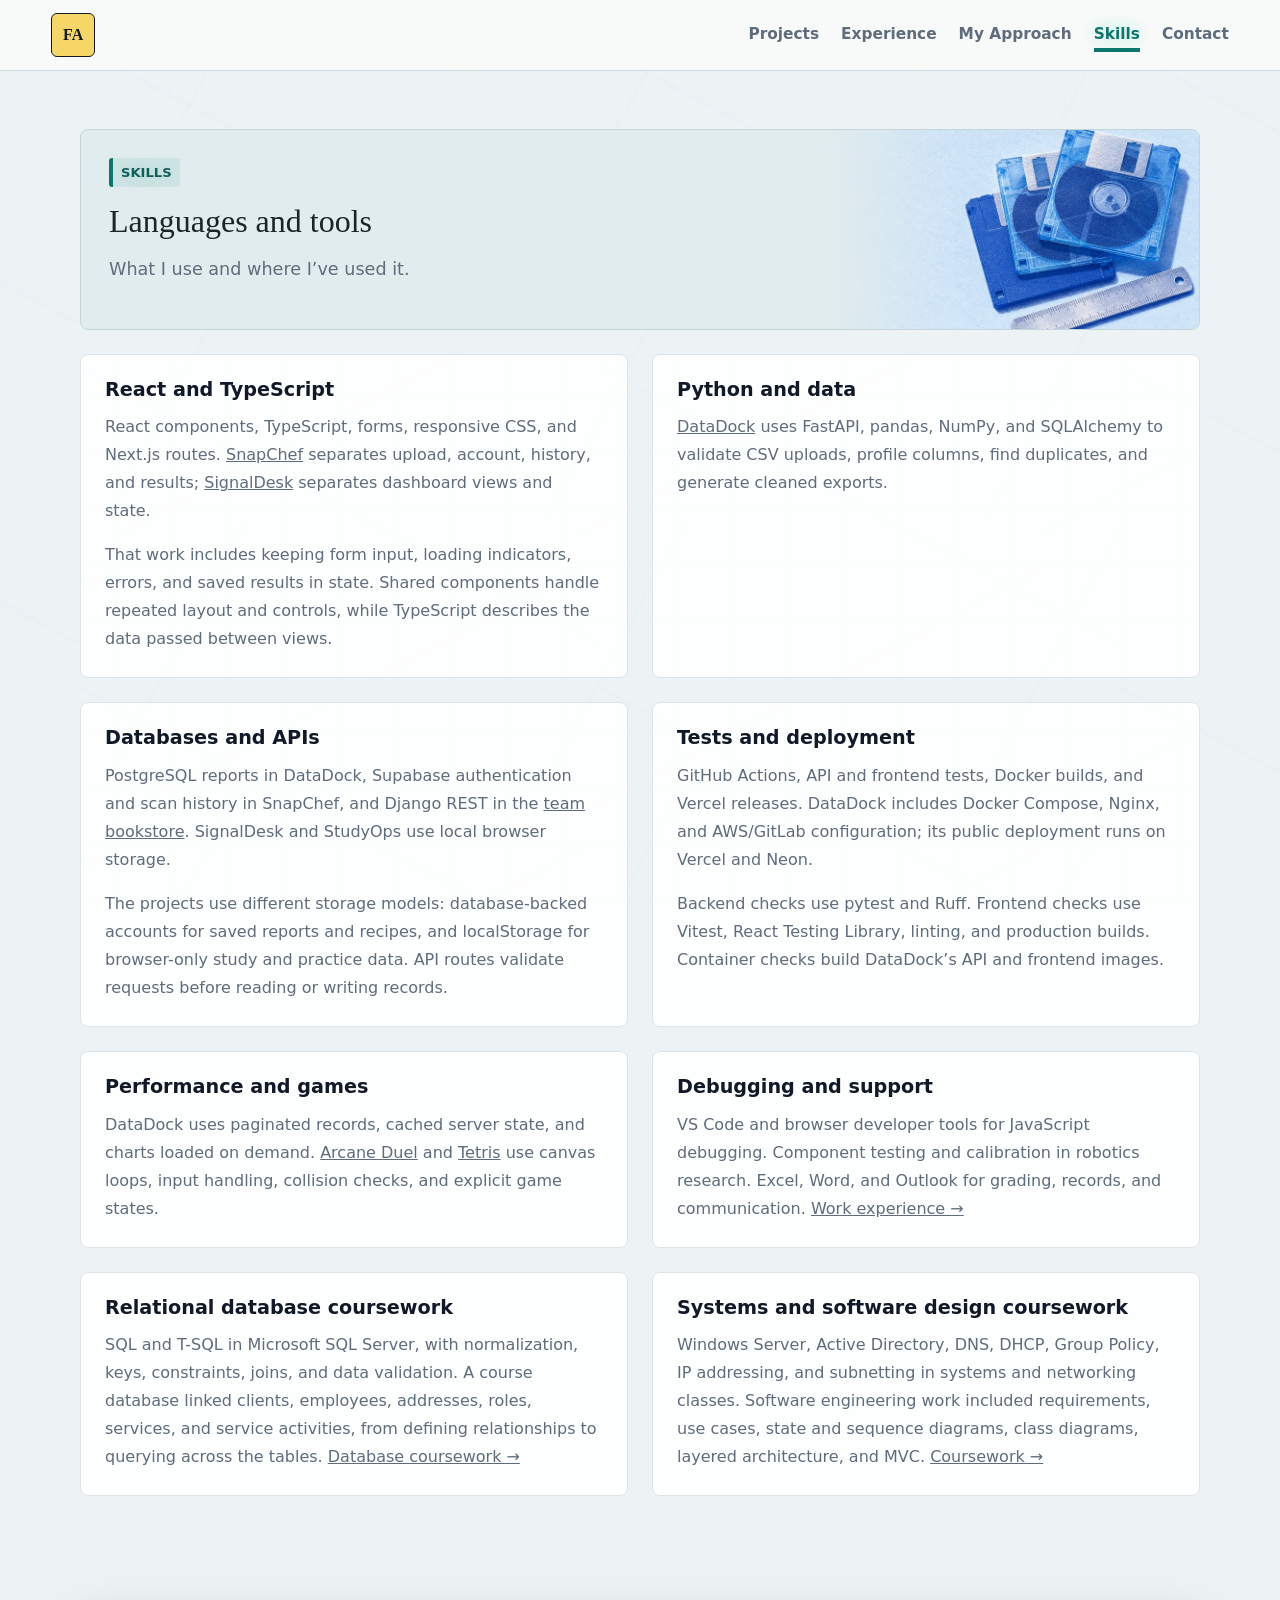
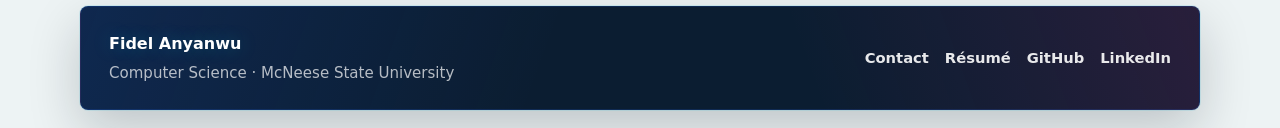
<file: skills.html>
<!DOCTYPE html>
<html lang="en"><head><meta charset="UTF-8" /><meta name="viewport" content="width=device-width, initial-scale=1.0" />
<meta name="description" content="Languages and tools used by Fidel Anyanwu in web applications, databases, testing, and university coursework." /><title>Skills | Fidel Anyanwu</title>
<link rel="icon" type="image/svg+xml" href="assets/fidel-symbol.svg" /><link rel="stylesheet" href="styles.css" /><link rel="canonical" href="https://fidel-portfolio-eta.vercel.app/skills.html" /><meta property="og:type" content="website" /><meta property="og:title" content="Skills | Fidel Anyanwu" /><meta property="og:description" content="Languages and tools used by Fidel Anyanwu in web applications, databases, testing, and university coursework." /><meta property="og:url" content="https://fidel-portfolio-eta.vercel.app/skills.html" /><meta property="og:image" content="https://fidel-portfolio-eta.vercel.app/assets/portfolio-home.png" /><meta name="twitter:card" content="summary_large_image" /><link rel="stylesheet" href="presentation.css" /></head>
<body class=""><a class="skip-link" href="#main">Skip to content</a>
<header class="site-header"><a class="brand" href="index.html" aria-label="Fidel Anyanwu home">FA</a>
<nav class="site-nav" aria-label="Primary navigation"><a href="index.html#projects">Projects</a><a href="experience.html">Experience</a><a href="approach.html">My Approach</a><a href="skills.html" aria-current="page">Skills</a><a href="contact.html">Contact</a></nav></header>
<main id="main" class="page-main"><section class="case-heading" data-header-art="skills"><p class="section-kicker">Skills</p><h1>Languages and tools</h1><p>What I use and where I’ve used it.</p></section><div class="case-sections">
<section><h2>React and TypeScript</h2><p>React components, TypeScript, forms, responsive CSS, and Next.js routes. <a href="snapchef.html">SnapChef</a> separates upload, account, history, and results; <a href="signaldesk.html">SignalDesk</a> separates dashboard views and state.</p><p>That work includes keeping form input, loading indicators, errors, and saved results in state. Shared components handle repeated layout and controls, while TypeScript describes the data passed between views.</p></section>
<section><h2>Python and data</h2><p><a href="datadock.html">DataDock</a> uses FastAPI, pandas, NumPy, and SQLAlchemy to validate CSV uploads, profile columns, find duplicates, and generate cleaned exports.</p></section>
<section><h2>Databases and APIs</h2><p>PostgreSQL reports in DataDock, Supabase authentication and scan history in SnapChef, and Django REST in the <a href="bookstore.html">team bookstore</a>. SignalDesk and StudyOps use local browser storage.</p><p>The projects use different storage models: database-backed accounts for saved reports and recipes, and localStorage for browser-only study and practice data. API routes validate requests before reading or writing records.</p></section>
<section><h2>Tests and deployment</h2><p>GitHub Actions, API and frontend tests, Docker builds, and Vercel releases. DataDock includes Docker Compose, Nginx, and AWS/GitLab configuration; its public deployment runs on Vercel and Neon.</p><p>Backend checks use pytest and Ruff. Frontend checks use Vitest, React Testing Library, linting, and production builds. Container checks build DataDock’s API and frontend images.</p></section>
<section><h2>Performance and games</h2><p>DataDock uses paginated records, cached server state, and charts loaded on demand. <a href="arcane-duel.html">Arcane Duel</a> and <a href="tetris.html">Tetris</a> use canvas loops, input handling, collision checks, and explicit game states.</p></section>
<section><h2>Debugging and support</h2><p>VS Code and browser developer tools for JavaScript debugging. Component testing and calibration in robotics research. Excel, Word, and Outlook for grading, records, and communication. <a href="experience.html">Work experience →</a></p></section>
<section><h2>Relational database coursework</h2><p>SQL and T-SQL in Microsoft SQL Server, with normalization, keys, constraints, joins, and data validation. A course database linked clients, employees, addresses, roles, services, and service activities, from defining relationships to querying across the tables. <a href="experience.html#education">Database coursework →</a></p></section>
<section><h2>Systems and software design coursework</h2><p>Windows Server, Active Directory, DNS, DHCP, Group Policy, IP addressing, and subnetting in systems and networking classes. Software engineering work included requirements, use cases, state and sequence diagrams, class diagrams, layered architecture, and MVC. <a href="experience.html#education">Coursework →</a></p></section>
</div></main>
<footer class="site-footer"><div><strong>Fidel Anyanwu</strong><span>Computer Science · McNeese State University</span></div><nav aria-label="Footer links"><a href="contact.html">Contact</a><a href="assets/fidel-anyanwu-resume.pdf">Résumé</a><a href="https://github.com/Fidel2197" target="_blank" rel="noreferrer">GitHub</a><a href="https://www.linkedin.com/in/fidel-anyanwu-98a34124b/" target="_blank" rel="noreferrer">LinkedIn</a></nav></footer></body></html>
</file>
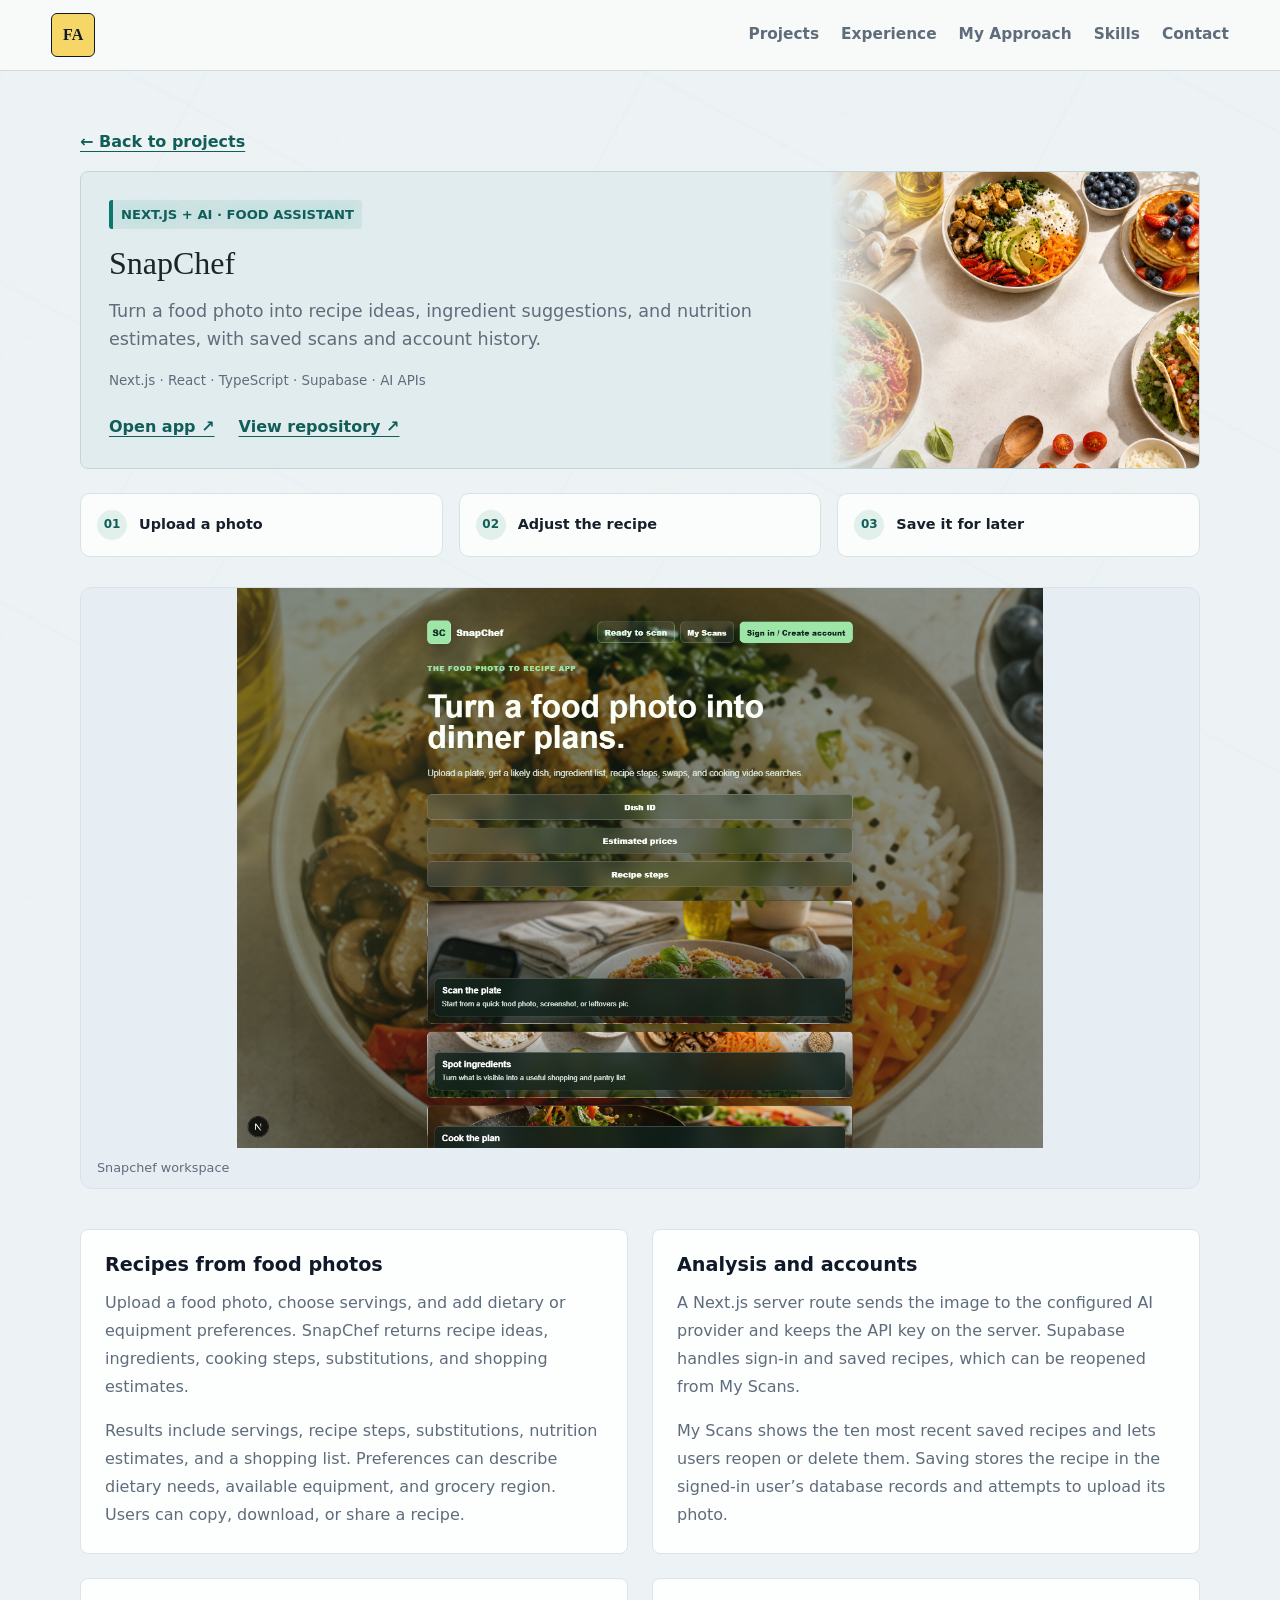
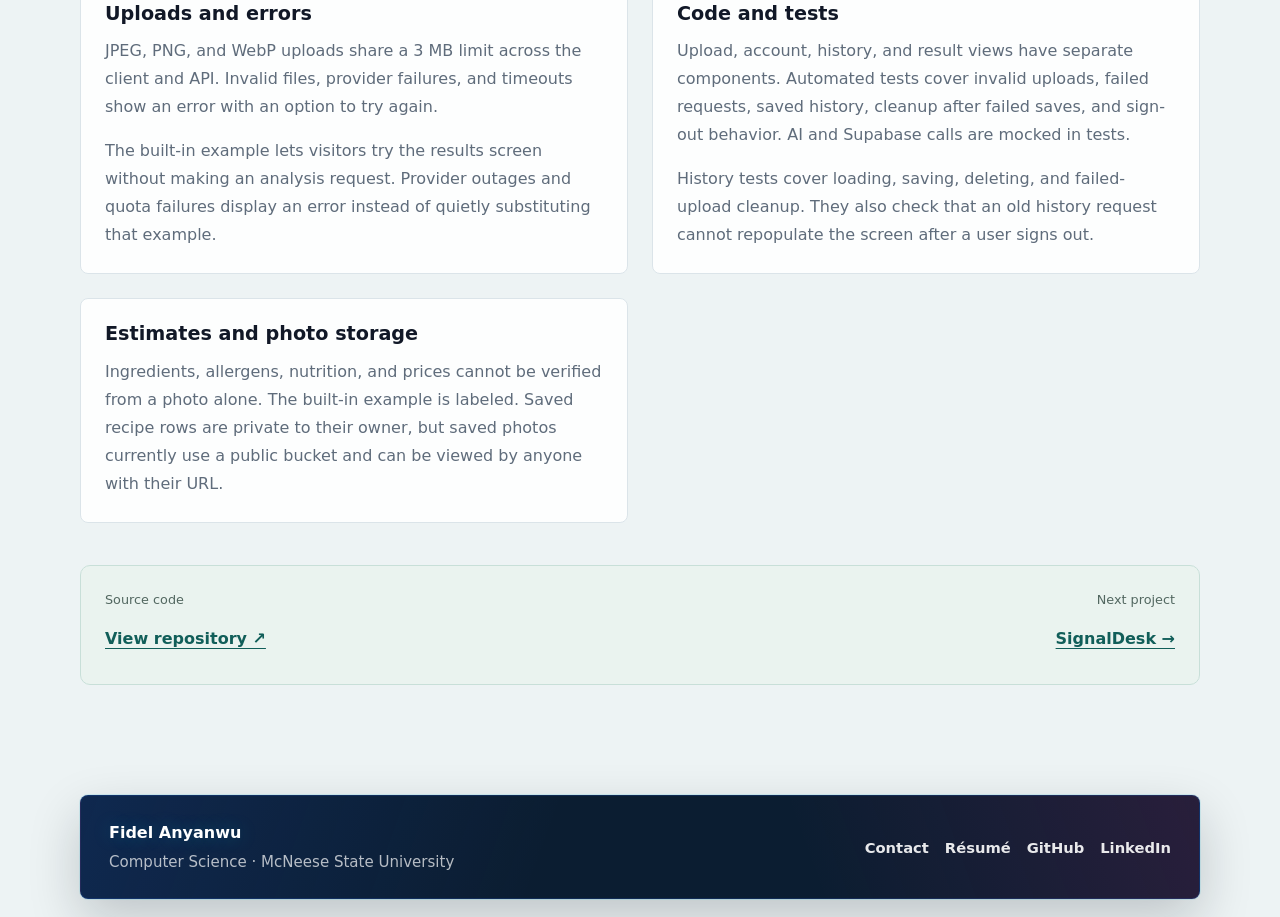
<file: snapchef.html>
<!DOCTYPE html>
<html lang="en"><head><meta charset="UTF-8" /><meta name="viewport" content="width=device-width, initial-scale=1.0" />
<meta name="description" content="Turn a food photo into recipe ideas, ingredient suggestions, and nutrition estimates, with saved scans and account history." /><title>SnapChef | Fidel Anyanwu</title>
<link rel="icon" type="image/svg+xml" href="assets/fidel-symbol.svg" /><link rel="stylesheet" href="styles.css" /><link rel="canonical" href="https://fidel-portfolio-eta.vercel.app/snapchef.html" /><meta property="og:type" content="website" /><meta property="og:title" content="SnapChef | Fidel Anyanwu" /><meta property="og:description" content="Turn a food photo into recipe ideas, ingredient suggestions, and nutrition estimates, with saved scans and account history." /><meta property="og:url" content="https://fidel-portfolio-eta.vercel.app/snapchef.html" /><meta property="og:image" content="https://fidel-portfolio-eta.vercel.app/assets/portfolio-home.png" /><meta name="twitter:card" content="summary_large_image" /><link rel="stylesheet" href="presentation.css" /></head>
<body class=""><a class="skip-link" href="#main">Skip to content</a>
<header class="site-header"><a class="brand" href="index.html" aria-label="Fidel Anyanwu home">FA</a>
<nav class="site-nav" aria-label="Primary navigation"><a href="index.html#projects">Projects</a><a href="experience.html">Experience</a><a href="approach.html">My Approach</a><a href="skills.html">Skills</a><a href="contact.html">Contact</a></nav></header>
<main id="main" class="page-main case-study"><a class="back-link" href="index.html#snapchef">← Back to projects</a><section class="case-heading" data-header-art="snapchef"><p class="section-kicker">Next.js + AI · Food assistant</p><h1>SnapChef</h1><p>Turn a food photo into recipe ideas, ingredient suggestions, and nutrition estimates, with saved scans and account history.</p><p class="compact-stack">Next.js · React · TypeScript · Supabase · AI APIs</p><div class="hero-actions"><a href="https://snapchef-nine.vercel.app/" target="_blank" rel="noreferrer">Open app ↗</a><a href="https://github.com/Fidel2197/snapchef" target="_blank" rel="noreferrer">View repository ↗</a></div></section><ol class="project-flow" aria-label="SnapChef workflow"><li><span aria-hidden="true">01</span>Upload a photo</li><li><span aria-hidden="true">02</span>Adjust the recipe</li><li><span aria-hidden="true">03</span>Save it for later</li></ol><figure class="case-image"><img src="assets/snapchef-home.png" alt="SnapChef application interface" loading="lazy" /><figcaption>Snapchef workspace</figcaption></figure><div class="case-sections"><section><h2>Recipes from food photos</h2><p>Upload a food photo, choose servings, and add dietary or equipment preferences. SnapChef returns recipe ideas, ingredients, cooking steps, substitutions, and shopping estimates.</p><p>Results include servings, recipe steps, substitutions, nutrition estimates, and a shopping list. Preferences can describe dietary needs, available equipment, and grocery region. Users can copy, download, or share a recipe.</p></section>
<section><h2>Analysis and accounts</h2><p>A Next.js server route sends the image to the configured AI provider and keeps the API key on the server. Supabase handles sign-in and saved recipes, which can be reopened from My Scans.</p><p>My Scans shows the ten most recent saved recipes and lets users reopen or delete them. Saving stores the recipe in the signed-in user’s database records and attempts to upload its photo.</p></section>
<section><h2>Uploads and errors</h2><p>JPEG, PNG, and WebP uploads share a 3 MB limit across the client and API. Invalid files, provider failures, and timeouts show an error with an option to try again.</p><p>The built-in example lets visitors try the results screen without making an analysis request. Provider outages and quota failures display an error instead of quietly substituting that example.</p></section>
<section><h2>Code and tests</h2><p>Upload, account, history, and result views have separate components. Automated tests cover invalid uploads, failed requests, saved history, cleanup after failed saves, and sign-out behavior. AI and Supabase calls are mocked in tests.</p><p>History tests cover loading, saving, deleting, and failed-upload cleanup. They also check that an old history request cannot repopulate the screen after a user signs out.</p></section>
<section><h2>Estimates and photo storage</h2><p>Ingredients, allergens, nutrition, and prices cannot be verified from a photo alone. The built-in example is labeled. Saved recipe rows are private to their owner, but saved photos currently use a public bucket and can be viewed by anyone with their URL.</p></section>
</div><aside class="case-next"><div><p>Source code</p><a href="https://github.com/Fidel2197/snapchef" target="_blank" rel="noreferrer">View repository ↗</a></div><div><p>Next project</p><a href="signaldesk.html">SignalDesk →</a></div></aside></main>
<footer class="site-footer"><div><strong>Fidel Anyanwu</strong><span>Computer Science · McNeese State University</span></div><nav aria-label="Footer links"><a href="contact.html">Contact</a><a href="assets/fidel-anyanwu-resume.pdf">Résumé</a><a href="https://github.com/Fidel2197" target="_blank" rel="noreferrer">GitHub</a><a href="https://www.linkedin.com/in/fidel-anyanwu-98a34124b/" target="_blank" rel="noreferrer">LinkedIn</a></nav></footer></body></html>
</file>
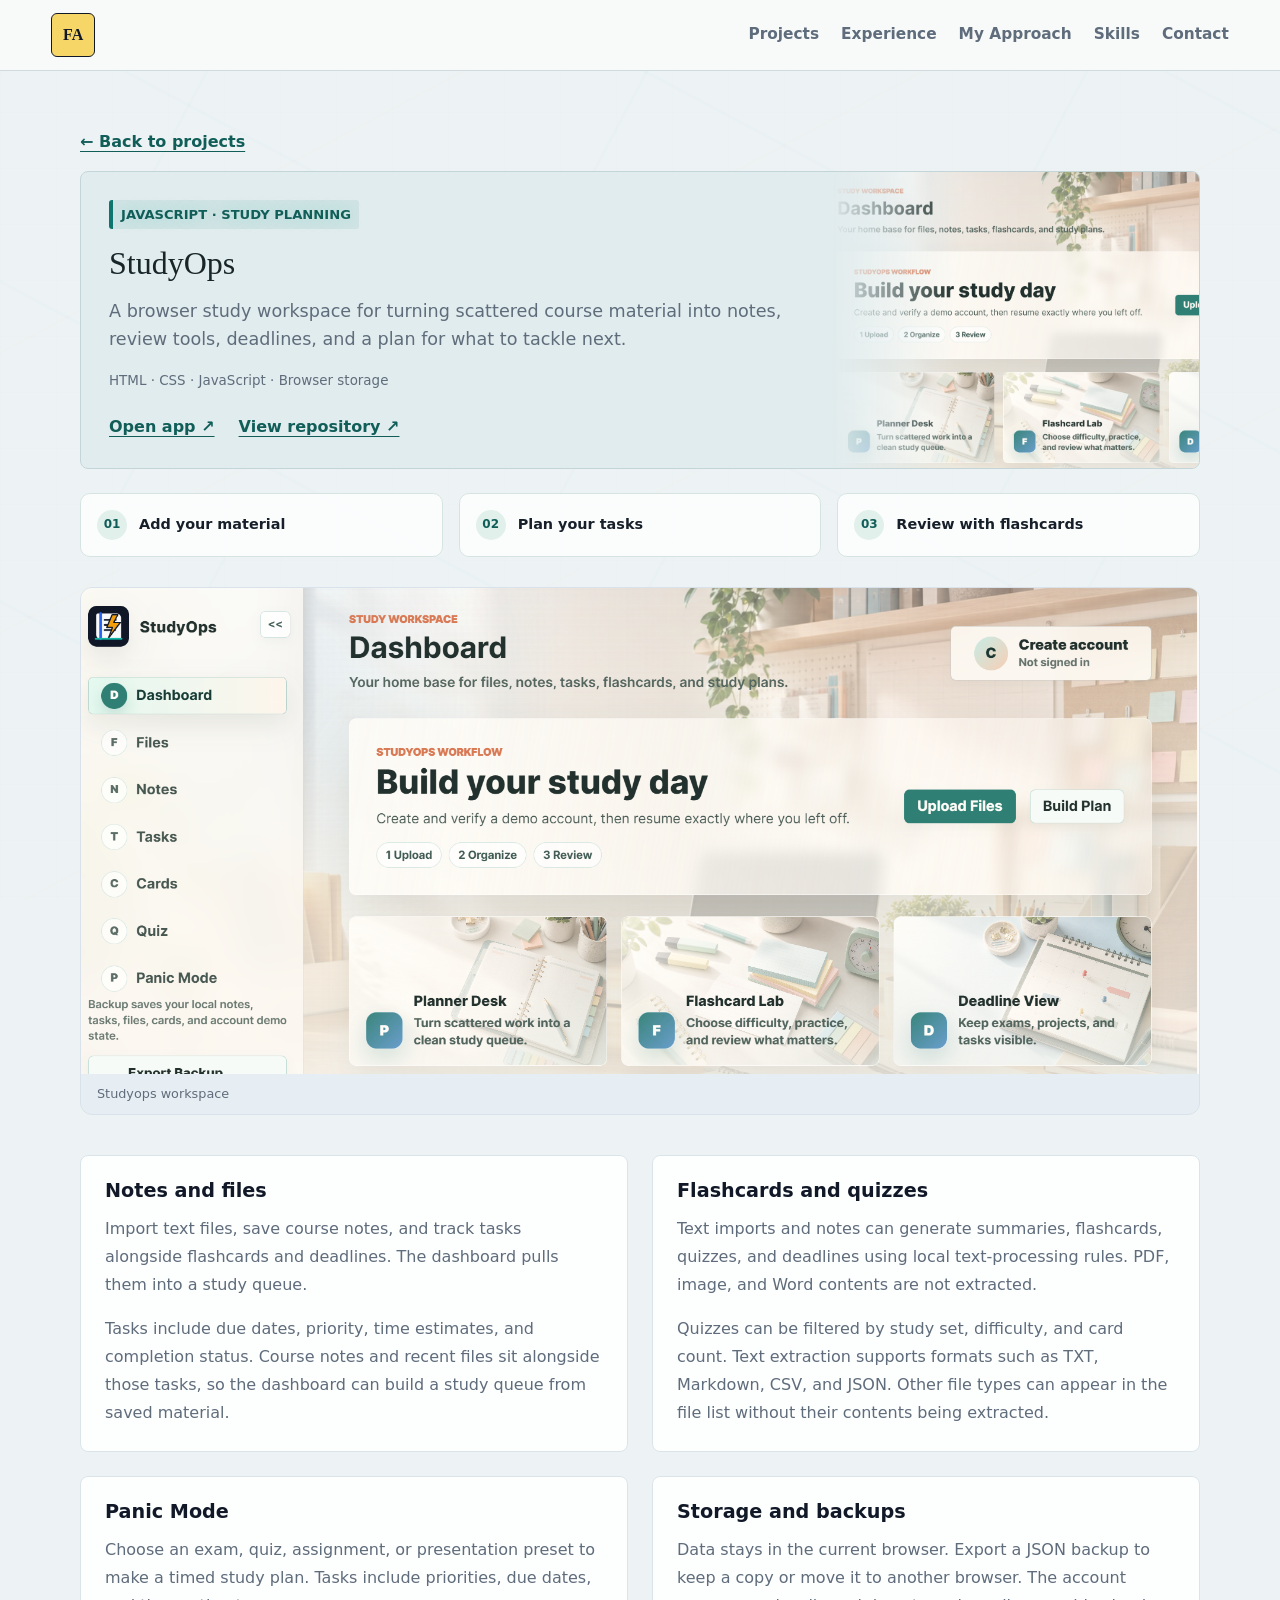
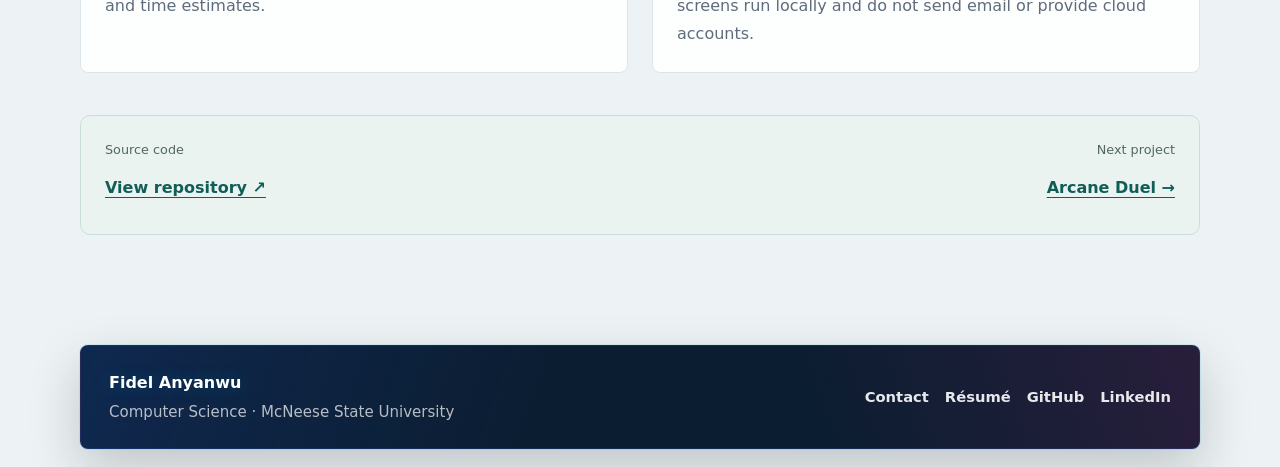
<file: studyops.html>
<!DOCTYPE html>
<html lang="en"><head><meta charset="UTF-8" /><meta name="viewport" content="width=device-width, initial-scale=1.0" />
<meta name="description" content="Organize course files and deadlines, generate flashcards and quizzes, and build timed study plans with StudyOps." /><title>StudyOps | Fidel Anyanwu</title>
<link rel="icon" type="image/svg+xml" href="assets/fidel-symbol.svg" /><link rel="stylesheet" href="styles.css" /><link rel="canonical" href="https://fidel-portfolio-eta.vercel.app/studyops.html" /><meta property="og:type" content="website" /><meta property="og:title" content="StudyOps | Fidel Anyanwu" /><meta property="og:description" content="Organize course files and deadlines, generate flashcards and quizzes, and build timed study plans with StudyOps." /><meta property="og:url" content="https://fidel-portfolio-eta.vercel.app/studyops.html" /><meta property="og:image" content="https://fidel-portfolio-eta.vercel.app/assets/portfolio-home.png" /><meta name="twitter:card" content="summary_large_image" /><link rel="stylesheet" href="presentation.css" /></head>
<body class=""><a class="skip-link" href="#main">Skip to content</a>
<header class="site-header"><a class="brand" href="index.html" aria-label="Fidel Anyanwu home">FA</a>
<nav class="site-nav" aria-label="Primary navigation"><a href="index.html#projects">Projects</a><a href="experience.html">Experience</a><a href="approach.html">My Approach</a><a href="skills.html">Skills</a><a href="contact.html">Contact</a></nav></header>
<main id="main" class="page-main case-study"><a class="back-link" href="index.html#project-gallery">← Back to projects</a><section class="case-heading" data-header-art="studyops"><p class="section-kicker">JavaScript · Study planning</p><h1>StudyOps</h1><p>A browser study workspace for turning scattered course material into notes, review tools, deadlines, and a plan for what to tackle next.</p><p class="compact-stack">HTML · CSS · JavaScript · Browser storage</p><div class="hero-actions"><a href="https://studyops-seven.vercel.app/" target="_blank" rel="noreferrer">Open app ↗</a><a href="https://github.com/Fidel2197/StudyOps" target="_blank" rel="noreferrer">View repository ↗</a></div></section><ol class="project-flow" aria-label="StudyOps workflow"><li><span aria-hidden="true">01</span>Add your material</li><li><span aria-hidden="true">02</span>Plan your tasks</li><li><span aria-hidden="true">03</span>Review with flashcards</li></ol><figure class="case-image"><img src="assets/studyops-preview.png" alt="StudyOps application interface" loading="lazy" /><figcaption>Studyops workspace</figcaption></figure><div class="case-sections"><section><h2>Notes and files</h2><p>Import text files, save course notes, and track tasks alongside flashcards and deadlines. The dashboard pulls them into a study queue.</p><p>Tasks include due dates, priority, time estimates, and completion status. Course notes and recent files sit alongside those tasks, so the dashboard can build a study queue from saved material.</p></section>
<section><h2>Flashcards and quizzes</h2><p>Text imports and notes can generate summaries, flashcards, quizzes, and deadlines using local text-processing rules. PDF, image, and Word contents are not extracted.</p><p>Quizzes can be filtered by study set, difficulty, and card count. Text extraction supports formats such as TXT, Markdown, CSV, and JSON. Other file types can appear in the file list without their contents being extracted.</p></section>
<section><h2>Panic Mode</h2><p>Choose an exam, quiz, assignment, or presentation preset to make a timed study plan. Tasks include priorities, due dates, and time estimates.</p></section>
<section><h2>Storage and backups</h2><p>Data stays in the current browser. Export a JSON backup to keep a copy or move it to another browser. The account screens run locally and do not send email or provide cloud accounts.</p></section>
</div><aside class="case-next"><div><p>Source code</p><a href="https://github.com/Fidel2197/StudyOps" target="_blank" rel="noreferrer">View repository ↗</a></div><div><p>Next project</p><a href="arcane-duel.html">Arcane Duel →</a></div></aside></main>
<footer class="site-footer"><div><strong>Fidel Anyanwu</strong><span>Computer Science · McNeese State University</span></div><nav aria-label="Footer links"><a href="contact.html">Contact</a><a href="assets/fidel-anyanwu-resume.pdf">Résumé</a><a href="https://github.com/Fidel2197" target="_blank" rel="noreferrer">GitHub</a><a href="https://www.linkedin.com/in/fidel-anyanwu-98a34124b/" target="_blank" rel="noreferrer">LinkedIn</a></nav></footer></body></html>
</file>
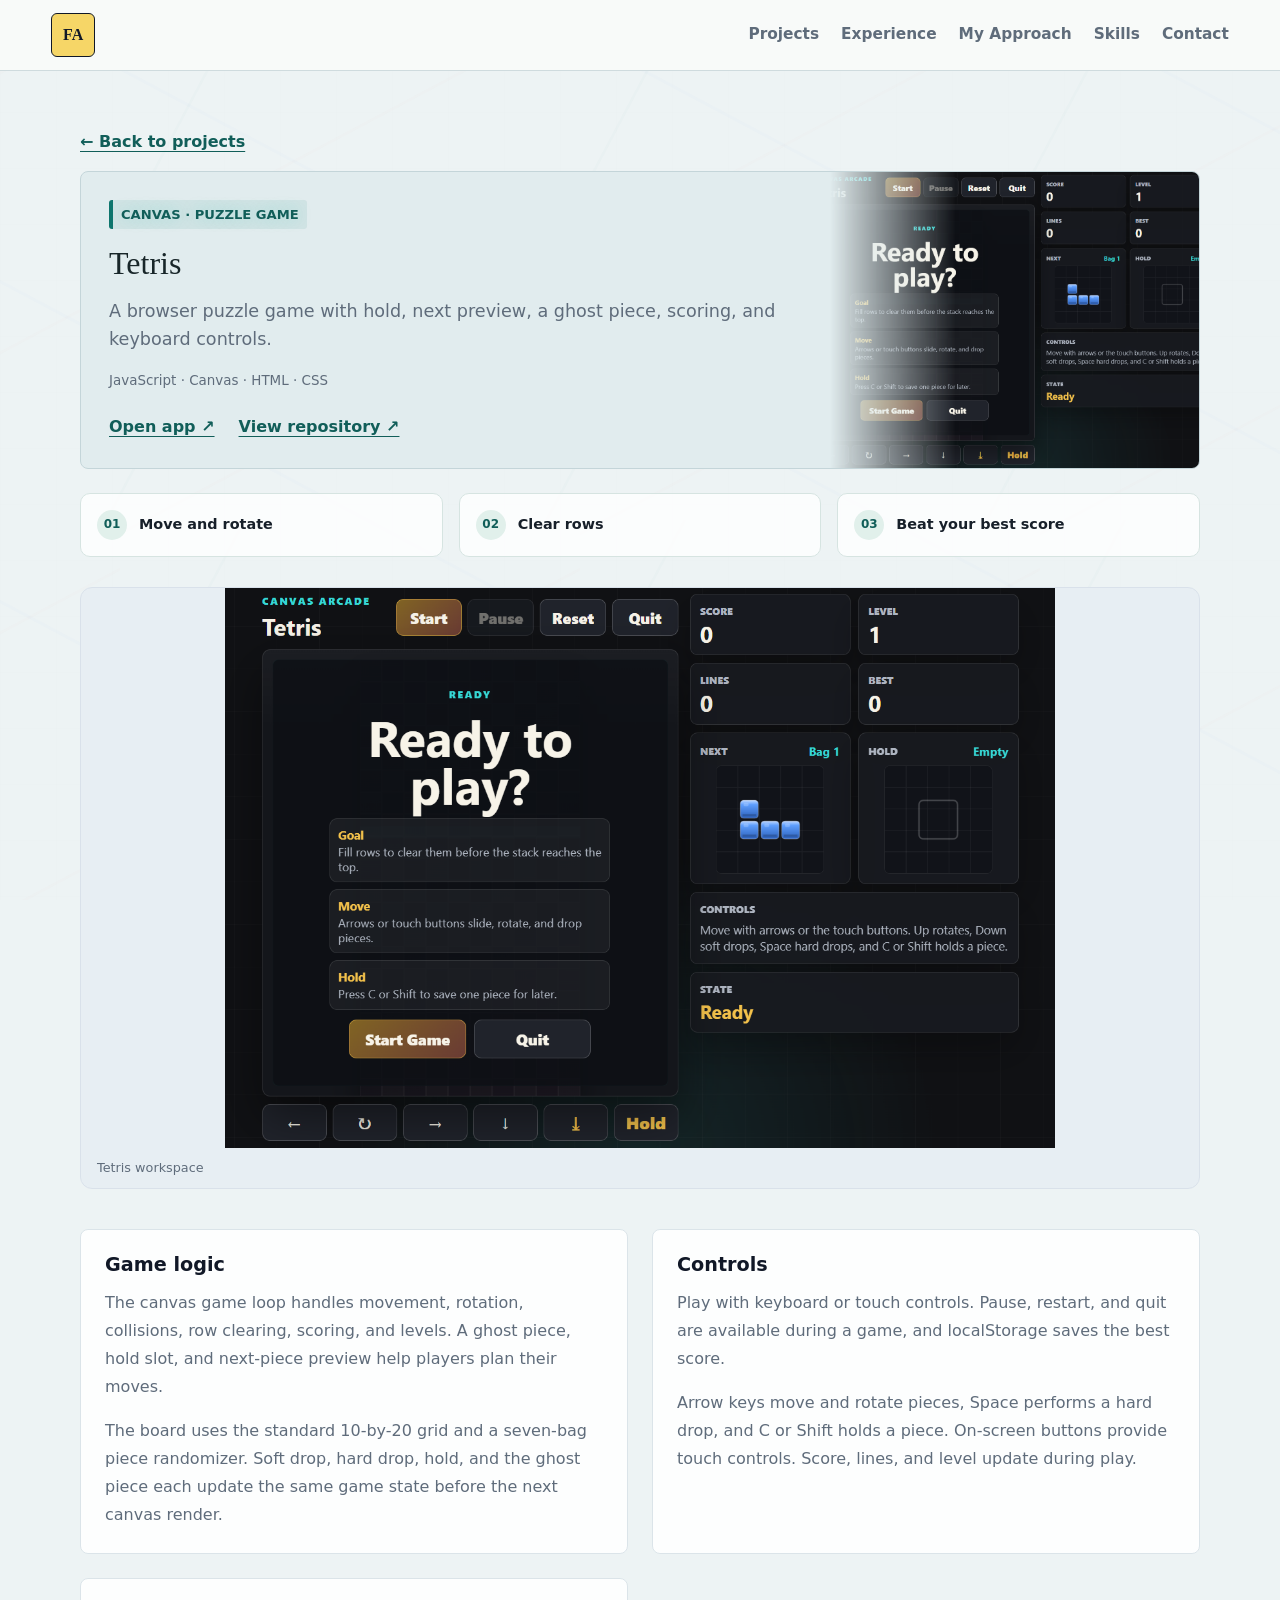
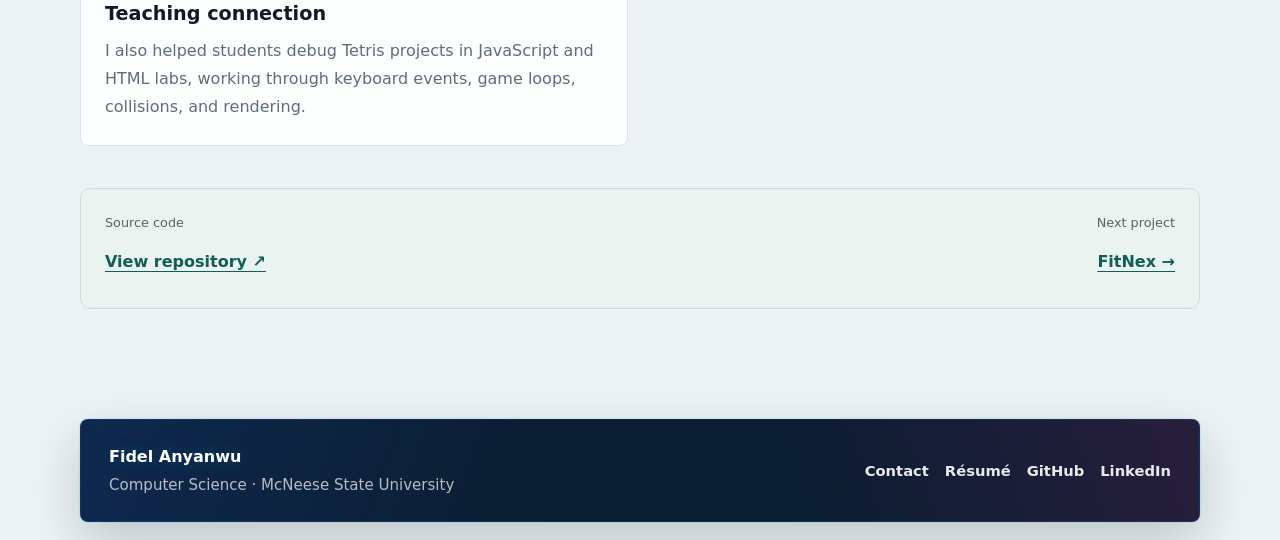
<file: tetris.html>
<!DOCTYPE html>
<html lang="en"><head><meta charset="UTF-8" /><meta name="viewport" content="width=device-width, initial-scale=1.0" />
<meta name="description" content="A browser puzzle game with hold, next preview, a ghost piece, scoring, and keyboard controls." /><title>Tetris | Fidel Anyanwu</title>
<link rel="icon" type="image/svg+xml" href="assets/fidel-symbol.svg" /><link rel="stylesheet" href="styles.css" /><link rel="canonical" href="https://fidel-portfolio-eta.vercel.app/tetris.html" /><meta property="og:type" content="website" /><meta property="og:title" content="Tetris | Fidel Anyanwu" /><meta property="og:description" content="A browser puzzle game with hold, next preview, a ghost piece, scoring, and keyboard controls." /><meta property="og:url" content="https://fidel-portfolio-eta.vercel.app/tetris.html" /><meta property="og:image" content="https://fidel-portfolio-eta.vercel.app/assets/portfolio-home.png" /><meta name="twitter:card" content="summary_large_image" /><link rel="stylesheet" href="presentation.css" /></head>
<body class=""><a class="skip-link" href="#main">Skip to content</a>
<header class="site-header"><a class="brand" href="index.html" aria-label="Fidel Anyanwu home">FA</a>
<nav class="site-nav" aria-label="Primary navigation"><a href="index.html#projects">Projects</a><a href="experience.html">Experience</a><a href="approach.html">My Approach</a><a href="skills.html">Skills</a><a href="contact.html">Contact</a></nav></header>
<main id="main" class="page-main case-study"><a class="back-link" href="index.html#project-gallery">← Back to projects</a><section class="case-heading" data-header-art="tetris"><p class="section-kicker">Canvas · Puzzle game</p><h1>Tetris</h1><p>A browser puzzle game with hold, next preview, a ghost piece, scoring, and keyboard controls.</p><p class="compact-stack">JavaScript · Canvas · HTML · CSS</p><div class="hero-actions"><a href="https://tetris-game-fidel2197.vercel.app/" target="_blank" rel="noreferrer">Open app ↗</a><a href="https://github.com/Fidel2197/Tetris-Game" target="_blank" rel="noreferrer">View repository ↗</a></div></section><ol class="project-flow" aria-label="Tetris workflow"><li><span aria-hidden="true">01</span>Move and rotate</li><li><span aria-hidden="true">02</span>Clear rows</li><li><span aria-hidden="true">03</span>Beat your best score</li></ol><figure class="case-image"><img src="assets/tetris-game-preview.png" alt="Tetris application interface" loading="lazy" /><figcaption>Tetris workspace</figcaption></figure><div class="case-sections"><section><h2>Game logic</h2><p>The canvas game loop handles movement, rotation, collisions, row clearing, scoring, and levels. A ghost piece, hold slot, and next-piece preview help players plan their moves.</p><p>The board uses the standard 10-by-20 grid and a seven-bag piece randomizer. Soft drop, hard drop, hold, and the ghost piece each update the same game state before the next canvas render.</p></section>
<section><h2>Controls</h2><p>Play with keyboard or touch controls. Pause, restart, and quit are available during a game, and localStorage saves the best score.</p><p>Arrow keys move and rotate pieces, Space performs a hard drop, and C or Shift holds a piece. On-screen buttons provide touch controls. Score, lines, and level update during play.</p></section>
<section><h2>Teaching connection</h2><p>I also helped students debug Tetris projects in JavaScript and HTML labs, working through keyboard events, game loops, collisions, and rendering.</p></section>
</div><aside class="case-next"><div><p>Source code</p><a href="https://github.com/Fidel2197/Tetris-Game" target="_blank" rel="noreferrer">View repository ↗</a></div><div><p>Next project</p><a href="fitnex.html">FitNex →</a></div></aside></main>
<footer class="site-footer"><div><strong>Fidel Anyanwu</strong><span>Computer Science · McNeese State University</span></div><nav aria-label="Footer links"><a href="contact.html">Contact</a><a href="assets/fidel-anyanwu-resume.pdf">Résumé</a><a href="https://github.com/Fidel2197" target="_blank" rel="noreferrer">GitHub</a><a href="https://www.linkedin.com/in/fidel-anyanwu-98a34124b/" target="_blank" rel="noreferrer">LinkedIn</a></nav></footer></body></html>
</file>
<file: styles.css>
:root {
  color-scheme: light;
  --bg: #f4f8fb;
  --surface: #ffffff;
  --surface-strong: #111827;
  --text: #17202a;
  --muted: #5f6c7b;
  --line: #d9e1ea;
  --teal: #0f766e;
  --teal-dark: #115e59;
  --rust: #b45309;
  --blue: #2563eb;
  --coral: #dc5a45;
  --gold: #d99a17;
  --purple: #7c3aed;
  --sky: #0284c7;
  --mint: #2dd4bf;
  --magenta: #db2777;
  --cyan: #06b6d4;
  --ink: #0b1220;
  --shadow: 0 18px 45px rgba(23, 32, 42, 0.08);
  --shadow-strong: 0 30px 80px rgba(11, 18, 32, 0.2);
  --glow-blue: 0 0 0 1px rgba(37, 99, 235, 0.14), 0 18px 44px rgba(37, 99, 235, 0.13);
  --glow-teal: 0 0 0 1px rgba(15, 118, 110, 0.14), 0 18px 44px rgba(15, 118, 110, 0.13);
  --glow-coral: 0 0 0 1px rgba(220, 90, 69, 0.14), 0 18px 44px rgba(220, 90, 69, 0.13);
}

/* Compact portfolio and project pages */
.skip-link { position: fixed; top: -100px; left: 16px; z-index: 100; padding: 12px 18px; background: #fff; color: #111827; }
.skip-link:focus { top: 12px; }
.curated-home .hero { min-height: 460px; }
.curated-home .hero-showcase { display: block; min-height: 0; min-width: 0; width: 100%; max-width: 620px; margin: 0 auto; padding: 0; overflow: hidden; transform: none; align-self: center; background: #102b3b; }
.curated-home .hero-showcase::before, .curated-home .hero-showcase::after { content: none; }
.showcase-toolbar { display: flex; align-items: center; gap: 9px; padding: 12px 16px; color: #c4dde4; font-size: .72rem; letter-spacing: .02em; }
.showcase-dots { display: flex; gap: 4px; margin-right: 4px; }
.showcase-dots i { width: 6px; height: 6px; border-radius: 50%; background: #75a8ae; }
.showcase-screen { margin: 0 10px; overflow: hidden; border: 1px solid #35545f; border-radius: 5px; background: #f4f8fb; }
.curated-home .hero-showcase img { display: block; height: auto; min-height: 0; width: 100%; aspect-ratio: 16 / 9; object-fit: contain; object-position: center; animation: none; transform: none; }
.curated-home .showcase-caption { display: grid; gap: 6px; padding: 20px; color: #e7f5fa; background: #102b3b; }
.showcase-caption strong { font-size: 1.2rem; }
.showcase-caption a { color: #94eddf; font-weight: 700; }
.curated-home .featured-work { padding-top: 56px; padding-bottom: 20px; }
.curated-home .featured-card { grid-template-rows: 190px 1fr; }
.curated-home .featured-card img { animation: none; }
.curated-home .featured-card > div:last-child { display: flex; flex-direction: column; }
.curated-home .featured-card .featured-links { margin-top: auto; padding-top: 10px; }
.compact-stack { color: var(--muted); font-size: .84rem; line-height: 1.6; }
.compact-gallery, .home-experience { width: min(1120px, calc(100% - 36px)); margin: 0 auto; }
.compact-gallery { padding: 36px 0 48px; }
.compact-gallery-grid { display: grid; grid-template-columns: repeat(3, minmax(0, 1fr)); gap: 20px; }
.gallery-card { min-width: 0; overflow: hidden; border: 1px solid var(--line); border-radius: 10px; background: #fff; }
.gallery-card > img { display: block; width: 100%; height: 150px; object-fit: cover; object-position: top; }
.gallery-card > div:not(.bookstore-thumb) { padding: 20px; }
.gallery-card h3 { margin: 6px 0 10px; font-size: 1.12rem; }
.gallery-card h3 a { color: var(--text); text-decoration: none; }
.gallery-card h3 a:hover { text-decoration: underline; }
.gallery-card p { font-size: .92rem; color: var(--muted); }
.gallery-card .project-type { font-size: .72rem; }
.personal-note { width: min(1000px, calc(100% - 64px)); margin: 36px auto 0; display: grid; grid-template-columns: 180px 1fr; gap: 28px; align-items: start; }
.personal-note p { margin: 0; color: var(--muted); line-height: 1.75; }
.personal-note .section-kicker { color: var(--teal-dark); padding-top: 5px; }
.personal-note a { color: var(--teal-dark); font-weight: 700; text-underline-offset: 4px; }
.curated-home .featured-card .project-detail { margin-top: 0; color: #45616d; font-size: .9rem; border-left: 2px solid #a9d6ce; padding-left: 12px; }
.earlier-projects { margin-top: 24px; padding: 20px 24px; border: 1px solid var(--line); border-radius: 10px; background: rgba(255,255,255,.75); }
.earlier-projects summary { cursor: pointer; font-weight: 700; color: var(--teal-dark); }
.earlier-projects > p { max-width: 720px; color: var(--muted); }
.earlier-links { display: grid; grid-template-columns: 1fr 1fr; gap: 20px; }
.earlier-links a { color: var(--teal-dark); font-weight: 700; text-underline-offset: 4px; }
.earlier-links p { margin: 6px 0 0; color: var(--muted); font-size: .9rem; }
.bookstore-thumb { display: grid; align-content: center; gap: 8px; height: 150px; background: #142f28; color: #fff1cb; padding: 18px 24px; }
.bookstore-thumb strong { font-size: 1.5rem; line-height: 1.1; }
.bookstore-thumb span { font-size: .66rem; letter-spacing: .09em; }
.home-experience { display: grid; grid-template-columns: 1fr auto; gap: 32px; align-items: center; padding: 30px; border-block: 1px solid var(--line); }
.home-experience p { max-width: 660px; color: var(--muted); }
.home-experience h2 { margin: 6px 0; font-size: 1.4rem; }
.curated-home .contact-prompt { padding-top: 48px; }
.case-heading { max-width: 850px; padding: 32px 0; }
.case-heading h1 { margin: 4px 0 14px; font-size: clamp(1.5rem, 2.5vw, 2rem); line-height: 1.25; font-weight: 750; letter-spacing: -.02em; }
.case-heading > p:not(.section-kicker):not(.compact-stack) { max-width: 720px; font-size: 1.1rem; color: var(--muted); }
.case-heading .hero-actions { gap: 24px; margin-top: 22px; }
.case-heading .hero-actions a, .text-link, .back-link, .case-next a { color: var(--teal-dark); font-weight: 700; text-underline-offset: 4px; }
.case-image { margin: 0 0 40px; border-radius: 12px; overflow: hidden; background: #e7eef3; border: 1px solid var(--line); }
.case-image img { display: block; width: 100%; max-height: 560px; object-fit: contain; }
.case-image figcaption { padding: 10px 16px; font-size: .8rem; color: var(--muted); }
.case-sections { display: grid; grid-template-columns: repeat(2, minmax(0, 1fr)); gap: 28px 44px; }
.case-sections section { border-top: 2px solid #bee3df; padding-top: 16px; }
.case-sections h2 { margin: 0 0 12px; font-size: 1.2rem; }
.case-sections p { color: var(--muted); line-height: 1.75; }
.case-next { margin-top: 42px; padding: 24px; border-radius: 10px; background: #e0f2ee; }
.case-next p { margin: 0 0 6px; }
.contact-card .text-link { display: inline-block; margin-top: 14px; }
.contact-page .case-heading { padding-bottom: 12px; }
.contact-page .contact-layout { margin-top: 24px; align-items: stretch; }
.contact-page .contact-card { min-height: 220px; gap: 12px; }
.contact-page .contact-card h2 { margin: 0; font-size: 1.25rem; }
.contact-address { color: var(--teal-dark); overflow-wrap: anywhere; text-underline-offset: 4px; }
.contact-page .contact-card > .button,
.contact-page .contact-actions,
.contact-page .contact-card > .featured-links { margin-top: auto; padding-top: 12px; }
.contact-page .contact-actions .button { margin-top: 0; }
.site-nav a[aria-current="page"] { color: var(--teal-dark); box-shadow: inset 0 -2px var(--teal); }
.role-list { display: grid; gap: 20px; }
.role-card { display: grid; grid-template-columns: 180px minmax(0, 1fr); gap: 32px; padding: 28px; border: 1px solid var(--line); border-radius: 10px; background: #fff; }
.role-meta { color: var(--teal-dark); font-weight: 700; font-size: .9rem; }
.role-card h2 { margin: 0 0 6px; font-size: 1.25rem; }
.role-card .organization { margin: 0 0 14px; color: var(--muted); }
.role-card li { margin-bottom: 8px; }
.role-area { display: block; margin-top: 12px; color: var(--muted); font-size: .82rem; font-weight: 400; line-height: 1.6; }
.role-content > p, .role-content li { color: #465666; line-height: 1.75; }
.role-content ul { padding-left: 20px; margin: 20px 0; }
.role-content strong { color: var(--text); }
.role-content > p:last-child { margin-bottom: 0; }
.role-example { padding: 18px 20px; margin: 22px 0; background: #f0f7f6; border-left: 3px solid #80b8ae; border-radius: 0 6px 6px 0; }
.role-example h3, .coursework-grid h3 { font-size: 1rem; line-height: 1.4; margin: 0 0 8px; }
.role-example p { margin: 0; color: #465666; line-height: 1.75; }
.experience-nav { display: flex; flex-wrap: wrap; gap: 10px 22px; margin: 0 0 26px; padding-bottom: 18px; border-bottom: 1px solid var(--line); }
.experience-nav a { color: var(--teal-dark); font-size: .9rem; font-weight: 650; text-underline-offset: 4px; }
.experience-page { padding-top: 32px; }
.experience-page > .case-heading:first-child { padding-top: 12px; }
.experience-page .role-card, .experience-page #education { scroll-margin-top: 110px; }
.coursework-grid { display: grid; grid-template-columns: repeat(2, minmax(0, 1fr)); gap: 24px 32px; margin-top: 24px; }
.coursework-grid section { border-top: 1px solid #bfd2e0; padding-top: 16px; }
.coursework-grid p, .education-band > p:not(.section-kicker) { color: #465666; line-height: 1.75; }
.coursework-grid p { margin-bottom: 0; }
.education-meta { font-weight: 600; }
.education-band { margin-top: 32px; padding: 24px; background: #e8f1fa; border-radius: 10px; }
.education-band h2 { margin: 0 0 8px; }
@media (max-width: 860px) {
  .personal-note { grid-template-columns: 1fr; gap: 10px; }
  .compact-gallery-grid { grid-template-columns: repeat(2, minmax(0, 1fr)); }
  .home-experience, .role-card { grid-template-columns: 1fr; gap: 16px; }
  .case-sections { grid-template-columns: 1fr; }
  .coursework-grid { grid-template-columns: 1fr; }
  .role-area { margin-top: 4px; }
}
@media (max-width: 560px) {
  .personal-note { width: calc(100% - 44px); }
  .earlier-links { grid-template-columns: 1fr; }
  .compact-gallery-grid { grid-template-columns: 1fr; }
  .compact-gallery, .home-experience { width: calc(100% - 28px); }
  .home-experience, .role-card { padding: 22px; }
  .curated-home .hero { min-height: 0; }
}

* {
  box-sizing: border-box;
}

html {
  scroll-behavior: smooth;
}

body {
  margin: 0;
  background:
    radial-gradient(circle at 12% 8%, rgba(37, 99, 235, 0.16), transparent 28%),
    radial-gradient(circle at 82% 16%, rgba(217, 154, 23, 0.16), transparent 24%),
    linear-gradient(118deg, rgba(15, 118, 110, 0.12), transparent 34%),
    linear-gradient(246deg, rgba(220, 90, 69, 0.1), transparent 36%),
    linear-gradient(180deg, #f8fbfd 0%, var(--bg) 42%, #edf5f8 100%);
  color: var(--text);
  font-family: Inter, ui-sans-serif, system-ui, -apple-system, BlinkMacSystemFont, "Segoe UI", sans-serif;
  line-height: 1.6;
  letter-spacing: 0;
}

body::before {
  position: fixed;
  inset: 0;
  z-index: 0;
  background-image:
    linear-gradient(rgba(17, 24, 39, 0.035) 1px, transparent 1px),
    linear-gradient(90deg, rgba(17, 24, 39, 0.035) 1px, transparent 1px);
  background-size: 56px 56px;
  content: "";
  opacity: 0.45;
  pointer-events: none;
}

body::after {
  position: fixed;
  inset: 0;
  z-index: 0;
  background:
    linear-gradient(118deg, transparent 0 42%, rgba(15, 118, 110, 0.15) 42.2% 42.5%, transparent 42.7%) 0 0 / 440px 260px,
    linear-gradient(28deg, transparent 0 52%, rgba(37, 99, 235, 0.12) 52.2% 52.55%, transparent 52.8%) 80px 40px / 520px 320px,
    linear-gradient(152deg, transparent 0 48%, rgba(220, 90, 69, 0.12) 48.2% 48.5%, transparent 48.8%) 120px 0 / 460px 280px;
  content: "";
  opacity: 0.5;
  pointer-events: none;
  animation: line-drift 28s linear infinite;
}

@keyframes line-drift {
  from {
    background-position: 0 0, 80px 40px, 120px 0;
  }

  to {
    background-position: 440px 260px, 600px 360px, 580px 280px;
  }
}

@media (prefers-reduced-motion: reduce) {
  body::after {
    animation: none;
  }

  .hero-showcase img,
  .hero-bubble,
  .hero,
  .hero-proof span,
  .featured-card::before,
  .project::before,
  .featured-card img {
    animation: none;
  }
}

img {
  display: block;
  width: 100%;
}

a {
  color: inherit;
}

.site-header {
  position: sticky;
  top: 0;
  z-index: 20;
  display: flex;
  align-items: center;
  justify-content: space-between;
  gap: 24px;
  padding: 13px clamp(18px, 4vw, 54px);
  background: rgba(248, 251, 253, 0.9);
  border-bottom: 1px solid rgba(217, 225, 234, 0.8);
  backdrop-filter: blur(18px);
}

.brand {
  display: inline-grid;
  width: 44px;
  height: 44px;
  place-items: center;
  border: 2px solid var(--surface-strong);
  color: var(--surface-strong);
  font-weight: 800;
  text-decoration: none;
  box-shadow: 5px 5px 0 rgba(6, 182, 212, 0.2), -4px -4px 0 rgba(219, 39, 119, 0.12);
}

.site-nav {
  display: flex;
  flex-wrap: wrap;
  justify-content: flex-end;
  gap: 10px 22px;
  color: var(--muted);
  font-size: 0.96rem;
  font-weight: 700;
}

.site-nav a {
  border-bottom: 2px solid transparent;
  padding: 4px 0;
  text-decoration: none;
  transition: color 160ms ease, border-color 160ms ease, text-shadow 160ms ease;
}

.site-nav a:hover,
.site-nav a:focus-visible,
.site-nav a[aria-current="page"] {
  color: var(--teal);
  border-bottom-color: currentColor;
  text-shadow: 0 0 18px rgba(45, 212, 191, 0.42);
}

main {
  position: relative;
  z-index: 1;
  overflow: hidden;
}

.hero,
.home-storyboard,
.intro-band,
.featured-work,
.recruiter-snapshot,
.work-areas,
.build-map,
.strengths,
.evidence-strip,
.projects,
.review-guide,
.profile-pages,
.interview-notes,
.contact-prompt {
  width: min(1120px, calc(100% - 36px));
  margin: 0 auto;
}

.page-main {
  width: min(1120px, calc(100% - 36px));
  margin: 0 auto;
  padding: clamp(32px, 6vw, 58px) 0 58px;
}

.hero {
  position: relative;
  isolation: isolate;
  min-height: clamp(480px, 66svh, 580px);
  display: grid;
  grid-template-columns: minmax(0, 1fr) minmax(320px, 0.76fr);
  align-items: center;
  gap: clamp(24px, 5vw, 60px);
  margin-top: 24px;
  border: 1px solid rgba(255, 255, 255, 0.2);
  border-radius: 16px;
  background:
    linear-gradient(135deg, rgba(37, 99, 235, 0.82), rgba(15, 118, 110, 0.78) 52%, rgba(124, 58, 237, 0.52)),
    radial-gradient(circle at 18% 12%, rgba(255, 255, 255, 0.26), transparent 34%),
    linear-gradient(135deg, #0b1220, #123657 52%, #0f766e);
  box-shadow:
    0 0 0 1px rgba(6, 182, 212, 0.18),
    0 24px 72px rgba(11, 18, 32, 0.24),
    0 0 70px rgba(124, 58, 237, 0.12);
  overflow: hidden;
  padding: clamp(30px, 5vw, 52px);
  animation: hero-glow 7s ease-in-out infinite alternate;
}

@keyframes hero-glow {
  from {
    box-shadow:
      0 0 0 1px rgba(6, 182, 212, 0.16),
      0 24px 72px rgba(11, 18, 32, 0.24),
      0 0 54px rgba(37, 99, 235, 0.1);
  }

  to {
    box-shadow:
      0 0 0 1px rgba(255, 159, 69, 0.22),
      0 24px 72px rgba(11, 18, 32, 0.24),
      0 0 72px rgba(219, 39, 119, 0.15);
  }
}

.hero::before {
  position: absolute;
  inset: auto -10% -22% -8%;
  z-index: -1;
  height: min(44%, 290px);
  border: 0;
  background:
    radial-gradient(ellipse at 20% 40%, rgba(255, 255, 255, 0.35), transparent 34%),
    radial-gradient(ellipse at 78% 20%, rgba(45, 212, 191, 0.32), transparent 30%),
    linear-gradient(90deg, rgba(255, 255, 255, 0.3), rgba(2, 132, 199, 0.24), rgba(255, 255, 255, 0.15));
  content: "";
  opacity: 0.85;
  transform: skewY(-6deg);
}

.hero::after {
  position: absolute;
  inset: 0;
  z-index: -2;
  background:
    linear-gradient(90deg, rgba(255, 255, 255, 0.08) 1px, transparent 1px),
    linear-gradient(rgba(255, 255, 255, 0.08) 1px, transparent 1px);
  background-size: 74px 74px;
  content: "";
  opacity: 0.16;
}

.hero-copy,
.hero-showcase {
  position: relative;
  z-index: 2;
}

.hero-ambient {
  position: absolute;
  inset: 0;
  z-index: 1;
  overflow: hidden;
  pointer-events: none;
}

.hero-bubble {
  position: absolute;
  display: block;
  border: 1px solid rgba(255, 255, 255, 0.18);
  border-radius: 999px;
  background: rgba(255, 255, 255, 0.13);
  filter: blur(0.2px);
  animation: bubble-float 16s ease-in-out infinite alternate;
}

.bubble-one {
  top: 8%;
  right: 10%;
  width: clamp(120px, 18vw, 260px);
  aspect-ratio: 1;
}

.bubble-two {
  bottom: 6%;
  left: -5%;
  width: clamp(180px, 30vw, 420px);
  aspect-ratio: 1.65;
  animation-duration: 20s;
}

.bubble-three {
  right: -9%;
  bottom: 18%;
  width: clamp(170px, 28vw, 390px);
  aspect-ratio: 1.8;
  background: rgba(45, 212, 191, 0.2);
  animation-duration: 23s;
}

.bubble-four {
  left: 42%;
  top: 14%;
  width: clamp(90px, 12vw, 170px);
  aspect-ratio: 1;
  background: rgba(217, 154, 23, 0.18);
  animation-duration: 18s;
}

@keyframes bubble-float {
  from {
    transform: translate3d(-12px, 10px, 0) scale(1);
  }

  to {
    transform: translate3d(18px, -16px, 0) scale(1.08);
  }
}

.home-storyboard {
  display: grid;
  grid-template-columns: minmax(280px, 0.82fr) minmax(0, 1fr);
  gap: clamp(22px, 4vw, 44px);
  align-items: stretch;
  margin-top: clamp(24px, 3vw, 36px);
  padding: 0 0 clamp(38px, 6vw, 58px);
}

.storyboard-visual {
  position: relative;
  min-height: 320px;
  border: 1px solid var(--line);
  border-radius: 8px;
  background:
    linear-gradient(135deg, rgba(255, 255, 255, 0.52), rgba(15, 118, 110, 0.22)),
    #dfeaf0;
  box-shadow: var(--shadow);
  overflow: hidden;
}

.storyboard-visual img {
  height: 100%;
  min-height: 320px;
  object-fit: cover;
  object-position: left top;
  opacity: 0.72;
}

.storyboard-visual div {
  position: absolute;
  right: 16px;
  bottom: 16px;
  left: 16px;
  display: grid;
  gap: 5px;
  border-left: 5px solid var(--gold);
  border-radius: 6px;
  background: rgba(255, 255, 255, 0.92);
  padding: 14px 16px;
  box-shadow: 0 16px 30px rgba(23, 32, 42, 0.12);
}

.storyboard-visual strong,
.storyboard-grid strong,
.build-map-grid strong,
.project-jump-guide strong,
.note-stack span {
  color: var(--surface-strong);
}

.storyboard-visual span,
.storyboard-grid p,
.build-map-grid p,
.project-jump-guide span,
.note-stack p {
  color: var(--muted);
}

.storyboard-copy {
  display: grid;
  align-content: center;
  border: 1px solid var(--line);
  border-radius: 8px;
  background:
    linear-gradient(135deg, rgba(255, 255, 255, 0.94), rgba(255, 247, 218, 0.64)),
    var(--surface);
  box-shadow: var(--shadow);
  padding: clamp(24px, 4vw, 38px);
}

.storyboard-copy p:not(.section-kicker) {
  color: var(--muted);
}

.storyboard-grid {
  display: grid;
  grid-template-columns: repeat(3, minmax(0, 1fr));
  gap: 12px;
  margin-top: 18px;
}

.storyboard-grid article {
  border: 1px solid rgba(17, 24, 39, 0.1);
  border-radius: 8px;
  background: rgba(255, 255, 255, 0.74);
  padding: 14px;
}

.storyboard-grid span {
  display: inline-flex;
  margin-bottom: 10px;
  color: var(--teal-dark);
  font-size: 0.76rem;
  font-weight: 900;
}

.storyboard-grid p {
  margin: 6px 0 0;
  font-size: 0.92rem;
  line-height: 1.45;
}

.eyebrow,
.section-kicker,
.project-type {
  margin: 0 0 10px;
  color: var(--teal-dark);
  font-size: 0.82rem;
  font-weight: 800;
  text-transform: uppercase;
}

.section-kicker {
  display: inline-flex;
  align-items: center;
  border-left: 4px solid currentColor;
  border-radius: 3px;
  background: rgba(15, 118, 110, 0.08);
  padding: 4px 8px;
  text-shadow: 0 0 16px rgba(45, 212, 191, 0.26);
}

.featured-work .section-kicker,
.projects .section-kicker,
.skills-page .section-kicker {
  color: var(--blue);
  background: rgba(37, 99, 235, 0.08);
  text-shadow: 0 0 16px rgba(37, 99, 235, 0.24);
}

.recruiter-snapshot .section-kicker,
.interview-notes .section-kicker,
.experience-page .section-kicker {
  color: var(--coral);
  background: rgba(220, 90, 69, 0.09);
  text-shadow: 0 0 16px rgba(220, 90, 69, 0.22);
}

.profile-pages .section-kicker,
.contact-prompt .section-kicker,
.contact-page .section-kicker {
  color: var(--purple);
  background: rgba(124, 58, 237, 0.08);
  text-shadow: 0 0 16px rgba(124, 58, 237, 0.24);
}

h1,
h2,
h3,
h4,
p {
  margin-top: 0;
}

h1 {
  margin-bottom: 18px;
  color: var(--surface-strong);
  font-size: clamp(1.5rem, 2.5vw, 2rem);
  line-height: 1.25;
  font-weight: 750;
}

.hero .eyebrow {
  display: inline-flex;
  max-width: 100%;
  border-left: 4px solid #ffad3d;
  background: rgba(11, 18, 32, 0.25);
  padding: 7px 10px;
  color: #fff1d6;
  letter-spacing: 0;
  text-shadow: 0 0 18px rgba(255, 173, 61, 0.48);
}

.hero h1 {
  max-width: 620px;
  color: #ffffff;
  font-size: clamp(1.9rem, 3vw, 2.5rem);
  line-height: 1.15;
  text-shadow: 0 0 26px rgba(6, 182, 212, 0.38), 0 3px 0 rgba(11, 18, 32, 0.28);
  text-wrap: balance;
}

h2 {
  margin-bottom: 0;
  color: var(--surface-strong);
  font-size: clamp(1.2rem, 2vw, 1.5rem);
  line-height: 1.18;
}

h3 {
  margin-bottom: 10px;
  color: var(--surface-strong);
  font-size: 1.16rem;
  line-height: 1.24;
}

.project-heading {
  display: flex;
  align-items: center;
  gap: 12px;
  margin-bottom: 10px;
}

.project-heading h3 {
  margin-bottom: 0;
}

.project-symbol {
  width: 44px;
  height: 44px;
  flex: 0 0 44px;
  border-radius: 8px;
  object-fit: cover;
  box-shadow: 0 12px 24px rgba(23, 32, 42, 0.16);
}

.hero-text {
  max-width: 700px;
  margin-bottom: 22px;
  color: rgba(255, 255, 255, 0.86);
  font-size: 1.04rem;
  line-height: 1.55;
}

.hero-actions,
.hero-proof,
.project-links,
.contact-links {
  display: flex;
  flex-wrap: wrap;
  gap: 12px;
}

.button,
.project-links a,
.contact-links a {
  display: inline-flex;
  min-height: 46px;
  align-items: center;
  justify-content: center;
  border: 1px solid var(--surface-strong);
  border-radius: 6px;
  padding: 11px 18px;
  font-weight: 800;
  text-decoration: none;
  transition: transform 160ms ease, border-color 160ms ease, background 160ms ease, color 160ms ease;
}

.button:hover,
.project-links a:hover,
.contact-links a:hover,
.button:focus-visible,
.project-links a:focus-visible,
.contact-links a:focus-visible {
  transform: translateY(-2px);
}

.button.primary {
  border-color: #143f67;
  background: linear-gradient(135deg, #0f3153, #0f766e);
  color: #ffffff;
  box-shadow: 0 12px 28px rgba(37, 99, 235, 0.17), 0 0 24px rgba(45, 212, 191, 0.1);
}

.button.secondary,
.project-links a,
.contact-links a {
  background: rgba(255, 255, 255, 0.68);
  color: var(--surface-strong);
}

.hero .button {
  border-color: rgba(255, 255, 255, 0.34);
}

.hero .button.primary {
  border-color: #ff9f45;
  background: linear-gradient(135deg, #ff7a59, #ffad3d);
  color: #111827;
  box-shadow: 0 16px 38px rgba(255, 122, 89, 0.28);
}

.hero .button.secondary {
  background: rgba(255, 255, 255, 0.12);
  color: #ffffff;
  backdrop-filter: blur(14px);
}

.hero-proof {
  margin-top: 18px;
}

.hero-proof span {
  border: 1px solid rgba(255, 255, 255, 0.28);
  border-radius: 999px;
  background: rgba(255, 255, 255, 0.13);
  padding: 8px 12px;
  color: rgba(255, 255, 255, 0.9);
  font-size: 0.88rem;
  font-weight: 800;
  backdrop-filter: blur(12px);
  animation: proof-glow 6s ease-in-out infinite alternate;
}

.hero-proof span:nth-child(1) {
  border-color: rgba(255, 173, 61, 0.56);
  background: rgba(255, 173, 61, 0.14);
}

.hero-proof span:nth-child(2) {
  border-color: rgba(45, 212, 191, 0.58);
  background: rgba(45, 212, 191, 0.14);
}

.hero-proof span:nth-child(3) {
  border-color: rgba(96, 165, 250, 0.58);
  background: rgba(37, 99, 235, 0.15);
}

.hero-proof span:nth-child(4) {
  border-color: rgba(244, 114, 182, 0.54);
  background: rgba(219, 39, 119, 0.13);
}

@keyframes proof-glow {
  from {
    box-shadow: 0 0 0 rgba(255, 255, 255, 0);
  }

  to {
    box-shadow: 0 0 20px rgba(255, 255, 255, 0.12);
  }
}

.hero-showcase {
  position: relative;
  min-height: 330px;
  border: 1px solid rgba(255, 255, 255, 0.22);
  border-radius: 8px;
  background:
    linear-gradient(135deg, rgba(255, 255, 255, 0.38), transparent 48%),
    var(--surface);
  box-shadow: 0 28px 70px rgba(23, 32, 42, 0.16);
  overflow: hidden;
  transform: translateZ(0);
}

.hero-showcase::before {
  position: absolute;
  inset: 12px;
  z-index: 2;
  border: 1px solid rgba(255, 255, 255, 0.54);
  border-radius: 6px;
  content: "";
  pointer-events: none;
}

.hero-showcase::after {
  position: absolute;
  inset: 0;
  z-index: 1;
  background:
    linear-gradient(120deg, transparent 0 52%, rgba(255, 255, 255, 0.24) 52.3% 52.7%, transparent 53%),
    linear-gradient(30deg, transparent 0 45%, rgba(15, 118, 110, 0.18) 45.2% 45.5%, transparent 45.8%);
  content: "";
  pointer-events: none;
}

.hero-showcase img {
  height: 100%;
  min-height: 330px;
  object-fit: cover;
  object-position: center top;
  animation: quiet-zoom 18s ease-in-out infinite alternate;
}

.showcase-tabs {
  position: absolute;
  top: 18px;
  left: 18px;
  z-index: 3;
  display: flex;
  flex-wrap: wrap;
  gap: 8px;
}

.showcase-tabs span {
  border: 1px solid rgba(255, 255, 255, 0.32);
  border-radius: 999px;
  background: rgba(11, 18, 32, 0.52);
  padding: 7px 10px;
  color: #ffffff;
  font-size: 0.8rem;
  font-weight: 800;
  backdrop-filter: blur(12px);
}

@keyframes quiet-zoom {
  from {
    transform: scale(1);
  }

  to {
    transform: scale(1.045);
  }
}

.hero-stats {
  position: absolute;
  z-index: 2;
  right: 18px;
  bottom: 18px;
  left: 18px;
  display: grid;
  gap: 8px;
  padding: 13px 15px;
  border: 1px solid rgba(255, 255, 255, 0.22);
  border-radius: 8px;
  background: rgba(11, 18, 32, 0.84);
  color: rgba(255, 255, 255, 0.78);
  backdrop-filter: blur(16px);
}

.hero-stats span {
  display: block;
  font-size: 0.86rem;
}

.hero-stats strong {
  color: #ffffff;
}

.intro-band {
  display: grid;
  grid-template-columns: minmax(0, 0.78fr) minmax(280px, 1fr);
  gap: clamp(24px, 5vw, 74px);
  align-items: start;
  padding: clamp(26px, 4vw, 34px);
  background: var(--surface);
  border: 1px solid var(--line);
  border-left: 8px solid var(--rust);
  box-shadow: var(--shadow);
}

.intro-band p:last-child,
.contact-prompt p {
  margin-bottom: 0;
  color: var(--muted);
  font-size: 1.05rem;
}

.projects,
.featured-work,
.recruiter-snapshot,
.work-areas,
.build-map,
.strengths,
.review-guide,
.profile-pages,
.interview-notes,
.contact-prompt {
  padding: clamp(40px, 6vw, 62px) 0 0;
}

.projects {
  scroll-margin-top: 154px;
  padding-top: clamp(68px, 8vw, 94px);
}

.projects > .section-heading {
  position: relative;
  max-width: none;
  margin-bottom: 30px;
  border: 1px solid var(--line);
  border-left: 8px solid var(--blue);
  border-radius: 8px;
  background:
    linear-gradient(135deg, rgba(237, 244, 255, 0.92), rgba(255, 255, 255, 0.86)),
    var(--surface);
  box-shadow: var(--shadow);
  padding: clamp(22px, 4vw, 34px);
}

.projects > .section-heading::after {
  position: absolute;
  right: 24px;
  bottom: 18px;
  width: min(28%, 280px);
  height: 74px;
  background: url("assets/campus-connect-preview.png") center top / cover no-repeat;
  content: "";
  opacity: 0.12;
}

.section-heading {
  max-width: 840px;
  margin-bottom: 20px;
}

.section-heading h2 {
  display: inline;
  background: linear-gradient(transparent 69%, rgba(6, 182, 212, 0.18) 69%);
  box-decoration-break: clone;
  -webkit-box-decoration-break: clone;
  text-shadow: 0 0 22px rgba(37, 99, 235, 0.12);
}

.recruiter-snapshot .section-heading h2,
.interview-notes h2 {
  background: linear-gradient(transparent 69%, rgba(220, 90, 69, 0.18) 69%);
}

.profile-pages .section-heading h2,
.contact-prompt h2 {
  background: linear-gradient(transparent 69%, rgba(124, 58, 237, 0.17) 69%);
}

.compact-heading {
  margin-bottom: 18px;
}

.section-heading > p:not(.section-kicker) {
  max-width: 700px;
  margin: 10px 0 0;
  color: var(--muted);
  font-size: 1rem;
  line-height: 1.55;
}

.featured-work {
  scroll-margin-top: 112px;
}

.featured-work > .section-heading {
  max-width: none;
}

.featured-work > .section-heading::after {
  display: block;
  width: min(330px, 72%);
  height: 7px;
  margin-top: 18px;
  border-radius: 2px;
  background: linear-gradient(90deg, var(--blue), var(--cyan), var(--teal), var(--gold), var(--coral), var(--magenta));
  box-shadow: 0 0 22px rgba(37, 99, 235, 0.34), 0 0 28px rgba(219, 39, 119, 0.15);
  content: "";
}

.featured-work-grid {
  display: grid;
  grid-template-columns: repeat(3, minmax(0, 1fr));
  gap: 18px;
}

.featured-card {
  position: relative;
  display: grid;
  min-height: 100%;
  border: 1px solid var(--line);
  border-radius: 8px;
  background: rgba(255, 255, 255, 0.9);
  box-shadow: var(--glow-blue);
  overflow: hidden;
  transition: transform 180ms ease, border-color 180ms ease, box-shadow 180ms ease;
}

.featured-card:nth-child(2) {
  box-shadow: var(--glow-coral);
}

.featured-card:nth-child(3) {
  box-shadow: 0 0 0 1px rgba(124, 58, 237, 0.14), 0 18px 44px rgba(124, 58, 237, 0.13);
}

.featured-card:hover,
.featured-card:focus-within {
  border-color: rgba(37, 99, 235, 0.38);
  box-shadow: 0 0 0 1px rgba(6, 182, 212, 0.24), 0 22px 50px rgba(37, 99, 235, 0.2);
  transform: translateY(-4px);
}

.featured-card::before {
  position: absolute;
  inset: 0 0 auto;
  height: 6px;
  background: linear-gradient(90deg, var(--blue), var(--teal), var(--gold));
  content: "";
  animation: color-slide 10s ease-in-out infinite alternate;
}

.featured-card:nth-child(2)::before {
  background: linear-gradient(90deg, var(--coral), var(--gold), var(--teal));
}

.featured-card:nth-child(3)::before {
  background: linear-gradient(90deg, var(--purple), var(--blue), var(--mint));
}

.featured-card img,
.featured-visual {
  width: 100%;
  height: 190px;
  object-fit: cover;
  object-position: center top;
  background: #e7eef6;
  animation: quiet-zoom 20s ease-in-out infinite alternate;
}

.featured-card > div:last-child {
  display: grid;
  align-content: start;
  gap: 10px;
  padding: 20px;
}

.featured-card h3 {
  margin-bottom: 0;
  font-size: 1.35rem;
}

.featured-card p {
  margin-bottom: 0;
  color: var(--muted);
}

.featured-links {
  display: flex;
  flex-wrap: wrap;
  gap: 10px;
  margin-top: 8px;
}

.featured-links a {
  display: inline-flex;
  align-items: center;
  min-height: 38px;
  border: 1px solid rgba(17, 24, 39, 0.14);
  border-radius: 999px;
  padding: 7px 12px;
  color: var(--surface-strong);
  font-size: 0.86rem;
  font-weight: 850;
  text-decoration: none;
  transition: transform 160ms ease, border-color 160ms ease, background 160ms ease;
}

.featured-links a:hover,
.featured-links a:focus-visible {
  border-color: rgba(37, 99, 235, 0.42);
  background: #edf4ff;
  transform: translateY(-2px);
}

@keyframes color-slide {
  from {
    filter: hue-rotate(0deg);
  }

  to {
    filter: hue-rotate(22deg);
  }
}

.snapshot-grid {
  display: grid;
  grid-template-columns: repeat(4, minmax(0, 1fr));
  gap: 14px;
}

.snapshot-grid article {
  min-width: 0;
  border: 1px solid var(--line);
  border-top: 4px solid var(--teal);
  border-radius: 8px;
  background:
    linear-gradient(180deg, rgba(15, 118, 110, 0.06), transparent 46%),
    var(--surface);
  box-shadow: var(--glow-teal);
  padding: 18px;
  transition: transform 180ms ease, box-shadow 180ms ease;
}

.snapshot-grid article:nth-child(2) {
  border-top-color: var(--blue);
  background: linear-gradient(180deg, rgba(37, 99, 235, 0.08), transparent 52%), var(--surface);
  box-shadow: var(--glow-blue);
}

.snapshot-grid article:nth-child(3) {
  border-top-color: var(--gold);
  background: linear-gradient(180deg, rgba(217, 154, 23, 0.11), transparent 52%), var(--surface);
  box-shadow: 0 0 0 1px rgba(217, 154, 23, 0.14), 0 18px 44px rgba(217, 154, 23, 0.13);
}

.snapshot-grid article:nth-child(4) {
  border-top-color: var(--purple);
  background: linear-gradient(180deg, rgba(124, 58, 237, 0.08), transparent 52%), var(--surface);
  box-shadow: 0 0 0 1px rgba(124, 58, 237, 0.14), 0 18px 44px rgba(124, 58, 237, 0.13);
}

.snapshot-grid article:hover {
  box-shadow: 0 0 0 1px rgba(6, 182, 212, 0.2), 0 20px 46px rgba(11, 18, 32, 0.15);
  transform: translateY(-3px);
}

.snapshot-grid strong,
.snapshot-grid span {
  display: block;
}

.snapshot-grid strong {
  margin-bottom: 8px;
  color: var(--surface-strong);
  font-size: 1.02rem;
  line-height: 1.22;
}

.snapshot-grid span {
  color: var(--muted);
  font-size: 0.94rem;
  line-height: 1.48;
}

.work-area-list {
  display: grid;
  border: 1px solid var(--line);
  border-radius: 8px;
  background: var(--surface);
  box-shadow: var(--shadow);
  overflow: hidden;
}

.work-area-list article {
  display: grid;
  grid-template-columns: 54px minmax(0, 1fr);
  gap: 16px;
  padding: 20px 22px;
  box-shadow: inset 4px 0 0 var(--teal);
}

.work-area-list article:nth-child(2) {
  box-shadow: inset 4px 0 0 var(--blue);
}

.work-area-list article:nth-child(3) {
  box-shadow: inset 4px 0 0 var(--coral);
}

.work-area-list article:nth-child(4) {
  box-shadow: inset 4px 0 0 var(--purple);
}

.work-area-list article + article {
  border-top: 1px solid var(--line);
}

.work-area-list span {
  display: grid;
  width: 38px;
  height: 38px;
  place-items: center;
  border-radius: 8px;
  background: #eef7f6;
  color: var(--teal-dark);
  font-size: 0.78rem;
  font-weight: 900;
}

.work-area-list p {
  max-width: 900px;
  margin-bottom: 0;
  color: var(--muted);
}

.build-map {
  position: relative;
}

.build-map-grid {
  display: grid;
  grid-template-columns: repeat(3, minmax(0, 1fr));
  gap: 18px;
}

.build-map-grid article {
  display: grid;
  grid-template-columns: 54px minmax(0, 1fr);
  gap: 14px;
  min-height: 178px;
  align-content: start;
  border: 1px solid var(--line);
  border-top: 4px solid var(--teal);
  border-radius: 8px;
  background:
    linear-gradient(160deg, rgba(255, 255, 255, 0.96), rgba(231, 246, 244, 0.66)),
    var(--surface);
  box-shadow: var(--shadow);
  padding: 20px;
}

.build-map-grid article:nth-child(2) {
  border-top-color: var(--blue);
  background:
    linear-gradient(160deg, rgba(255, 255, 255, 0.96), rgba(237, 244, 255, 0.7)),
    var(--surface);
}

.build-map-grid article:nth-child(3) {
  border-top-color: var(--coral);
  background:
    linear-gradient(160deg, rgba(255, 255, 255, 0.96), rgba(255, 238, 232, 0.7)),
    var(--surface);
}

.build-map-grid img {
  width: 48px;
  height: 48px;
  border-radius: 8px;
  box-shadow: 0 12px 22px rgba(23, 32, 42, 0.12);
}

.build-map-grid p {
  margin: 8px 0 0;
  font-size: 0.94rem;
  line-height: 1.48;
}

.evidence-strip {
  display: grid;
  grid-template-columns: repeat(4, minmax(0, 1fr));
  gap: 1px;
  margin-top: 28px;
  border: 1px solid var(--line);
  border-radius: 8px;
  background: var(--line);
  box-shadow: var(--shadow);
  overflow: hidden;
}

.evidence-strip div {
  min-width: 0;
  background: var(--surface);
  padding: 18px;
}

.evidence-strip strong {
  display: block;
  color: var(--surface-strong);
  font-size: 1.45rem;
  line-height: 1;
}

.evidence-strip div:nth-child(1) strong {
  color: var(--teal);
  text-shadow: 0 0 18px rgba(45, 212, 191, 0.25);
}

.evidence-strip div:nth-child(2) strong {
  color: var(--blue);
  text-shadow: 0 0 18px rgba(37, 99, 235, 0.22);
}

.evidence-strip div:nth-child(3) strong {
  color: var(--coral);
  text-shadow: 0 0 18px rgba(220, 90, 69, 0.2);
}

.evidence-strip div:nth-child(4) strong {
  color: var(--purple);
  text-shadow: 0 0 18px rgba(124, 58, 237, 0.22);
}

.evidence-strip span {
  display: block;
  margin-top: 8px;
  color: var(--muted);
  font-size: 0.92rem;
  line-height: 1.35;
}

.review-grid {
  display: grid;
  grid-template-columns: repeat(3, minmax(0, 1fr));
  gap: 18px;
}

.project-jump-guide {
  display: grid;
  grid-template-columns: repeat(3, minmax(0, 1fr));
  gap: 14px;
  margin-bottom: 26px;
}

.project-jump-guide article {
  display: grid;
  gap: 7px;
  border: 1px solid var(--line);
  border-radius: 8px;
  background:
    linear-gradient(145deg, rgba(255, 255, 255, 0.96), rgba(255, 247, 218, 0.58)),
    var(--surface);
  box-shadow: var(--shadow);
  padding: 18px;
}

.project-jump-guide article:first-child {
  border-top: 4px solid var(--gold);
}

.project-jump-guide article:nth-child(2) {
  border-top: 4px solid var(--teal);
  background:
    linear-gradient(145deg, rgba(255, 255, 255, 0.96), rgba(231, 246, 244, 0.68)),
    var(--surface);
}

.project-jump-guide article:nth-child(3) {
  border-top: 4px solid var(--coral);
  background:
    linear-gradient(145deg, rgba(255, 255, 255, 0.96), rgba(255, 238, 232, 0.68)),
    var(--surface);
}

.review-grid article {
  border: 1px solid var(--line);
  border-left: 4px solid var(--teal);
  border-radius: 8px;
  background: var(--surface);
  box-shadow: var(--glow-teal);
  padding: 22px;
}

.review-grid article:nth-child(2) {
  border-left-color: var(--blue);
  box-shadow: var(--glow-blue);
}

.review-grid article:nth-child(3) {
  border-left-color: var(--coral);
  box-shadow: var(--glow-coral);
}

.review-grid p {
  margin-bottom: 0;
  color: var(--muted);
}

.profile-page-grid {
  display: grid;
  grid-template-columns: repeat(4, minmax(0, 1fr));
  gap: 18px;
}

.profile-page-grid a {
  display: grid;
  min-height: 168px;
  align-content: start;
  border: 1px solid var(--line);
  border-radius: 8px;
  background:
    linear-gradient(180deg, rgba(15, 118, 110, 0.07), transparent 54%),
    var(--surface);
  box-shadow: var(--glow-teal);
  padding: 20px;
  text-decoration: none;
  transition: transform 160ms ease, border-color 160ms ease, box-shadow 160ms ease;
}

.profile-page-grid a:nth-child(2) {
  background: linear-gradient(180deg, rgba(37, 99, 235, 0.08), transparent 54%), var(--surface);
  box-shadow: var(--glow-blue);
}

.profile-page-grid a:nth-child(3) {
  background: linear-gradient(180deg, rgba(217, 154, 23, 0.1), transparent 54%), var(--surface);
  box-shadow: 0 0 0 1px rgba(217, 154, 23, 0.14), 0 18px 44px rgba(217, 154, 23, 0.12);
}

.profile-page-grid a:nth-child(4) {
  background: linear-gradient(180deg, rgba(124, 58, 237, 0.08), transparent 54%), var(--surface);
  box-shadow: 0 0 0 1px rgba(124, 58, 237, 0.14), 0 18px 44px rgba(124, 58, 237, 0.12);
}

.profile-page-grid a:hover,
.profile-page-grid a:focus-visible {
  border-color: rgba(15, 118, 110, 0.42);
  box-shadow: 0 0 0 3px rgba(6, 182, 212, 0.18), 0 20px 44px rgba(37, 99, 235, 0.15);
  transform: translateY(-2px);
}

.profile-page-grid span,
.process-list span {
  display: grid;
  width: 34px;
  height: 34px;
  place-items: center;
  border-radius: 8px;
  background: #eef7f6;
  color: var(--teal-dark);
  font-size: 0.78rem;
  font-weight: 900;
}

.profile-page-grid strong {
  display: block;
  margin-top: 18px;
  color: var(--surface-strong);
  font-size: 1.12rem;
}

.profile-page-grid p {
  margin: 8px 0 0;
  color: var(--muted);
  font-size: 0.95rem;
  line-height: 1.5;
}

.page-hero {
  position: relative;
  isolation: isolate;
  display: grid;
  grid-template-columns: minmax(0, 1fr) minmax(260px, 0.42fr);
  gap: clamp(22px, 5vw, 52px);
  align-items: stretch;
  margin-bottom: 22px;
  border: 1px solid var(--line);
  border-radius: 8px;
  background:
    linear-gradient(135deg, rgba(255, 255, 255, 0.94), rgba(255, 255, 255, 0.72)),
    linear-gradient(135deg, var(--page-soft, rgba(37, 99, 235, 0.08)), transparent 58%),
    var(--surface);
  box-shadow: 0 0 0 1px rgba(37, 99, 235, 0.1), 0 22px 48px rgba(37, 99, 235, 0.11);
  overflow: hidden;
  padding: clamp(24px, 5vw, 44px);
}

.page-hero::before {
  position: absolute;
  inset: 0 0 0 auto;
  z-index: -2;
  width: min(48%, 520px);
  background: var(--hero-image, none) center / cover no-repeat;
  content: "";
  opacity: 0.13;
}

.page-hero::after {
  position: absolute;
  inset: auto 0 0 0;
  z-index: -1;
  height: 7px;
  background: linear-gradient(90deg, var(--page-accent, var(--teal)), var(--page-secondary, var(--rust)));
  content: "";
}

.page-hero h1 {
  max-width: 720px;
  margin-bottom: 14px;
  font-size: clamp(1.42rem, 2.25vw, 1.86rem);
  line-height: 1.16;
  text-shadow: 0 0 20px rgba(37, 99, 235, 0.17);
}

.page-hero p {
  max-width: 760px;
  margin-bottom: 0;
  color: var(--muted);
  font-size: 1rem;
}

.page-summary {
  display: grid;
  align-content: space-between;
  gap: 12px;
  border: 1px solid rgba(17, 24, 39, 0.08);
  border-left: 6px solid var(--page-accent, var(--teal));
  border-radius: 8px;
  background: var(--page-soft, #eef7f6);
  padding: 18px;
}

.page-summary strong {
  color: var(--surface-strong);
  font-size: 0.9rem;
  text-transform: uppercase;
}

.page-summary span {
  color: #354151;
  line-height: 1.45;
}

.summary-pills {
  display: flex;
  flex-wrap: wrap;
  gap: 8px;
  margin-top: 8px;
}

.summary-pills span {
  border: 1px solid rgba(17, 24, 39, 0.12);
  border-radius: 999px;
  background: rgba(255, 255, 255, 0.72);
  padding: 6px 9px;
  color: #233142;
  font-size: 0.8rem;
  font-weight: 800;
}

.approach-page {
  --page-accent: #0f766e;
  --page-secondary: #d99a17;
  --page-soft: #e7f6f4;
  --hero-image: url("assets/snapchef-food-board.png");
}

.experience-page {
  --page-accent: #c2410c;
  --page-secondary: #2563eb;
  --page-soft: #fff0e8;
  --hero-image: url("assets/campus-connect-preview.png");
}

.skills-page {
  --page-accent: #2563eb;
  --page-secondary: #0f766e;
  --page-soft: #edf4ff;
  --hero-image: url("assets/signaldesk-preview.png");
}

.contact-page {
  --page-accent: #7c3aed;
  --page-secondary: #dc5a45;
  --page-soft: #f2edff;
  --hero-image: url("assets/fitnex-banner.jpg");
}

.process-list,
.experience-detail,
.skills-showcase,
.proof-list {
  display: grid;
  gap: 16px;
}

.process-list article {
  position: relative;
  display: grid;
  grid-template-columns: 48px minmax(0, 1fr);
  gap: 16px;
  border: 1px solid var(--line);
  border-left: 6px solid var(--page-accent, var(--teal));
  border-radius: 8px;
  background:
    linear-gradient(135deg, rgba(255, 255, 255, 0.92), rgba(231, 246, 244, 0.72)),
    var(--surface);
  box-shadow: var(--shadow);
  padding: 20px;
}

.process-list article:nth-child(2) {
  border-left-color: var(--gold);
  background:
    linear-gradient(135deg, rgba(255, 255, 255, 0.92), rgba(255, 247, 218, 0.72)),
    var(--surface);
}

.process-list article:nth-child(3) {
  border-left-color: var(--blue);
  background:
    linear-gradient(135deg, rgba(255, 255, 255, 0.92), rgba(237, 244, 255, 0.75)),
    var(--surface);
}

.process-list article:nth-child(4) {
  border-left-color: var(--coral);
  background:
    linear-gradient(135deg, rgba(255, 255, 255, 0.92), rgba(255, 238, 232, 0.74)),
    var(--surface);
}

.process-list h2,
.experience-detail h2,
.skills-showcase h2,
.story-grid h2 {
  margin-bottom: 8px;
  font-size: 1.18rem;
}

.process-list p,
.experience-detail p,
.experience-detail li,
.skills-showcase p,
.skills-showcase span,
.story-grid p,
.proof-list span {
  color: var(--muted);
}

.process-list p,
.experience-detail p,
.story-grid p {
  margin-bottom: 0;
}

.story-grid {
  display: grid;
  grid-template-columns: repeat(2, minmax(0, 1fr));
  gap: 18px;
  margin-top: 18px;
}

.story-grid article,
.skill-proof {
  border: 1px solid var(--line);
  border-radius: 8px;
  background:
    linear-gradient(160deg, rgba(255, 255, 255, 0.94), rgba(244, 248, 251, 0.78)),
    var(--surface);
  box-shadow: var(--shadow);
  padding: 24px;
}

.decision-board,
.tool-usage-map,
.contact-intent {
  display: grid;
  grid-template-columns: minmax(0, 0.74fr) minmax(0, 1.26fr);
  gap: clamp(20px, 4vw, 38px);
  align-items: stretch;
  margin-top: 18px;
}

.decision-board > div:first-child,
.tool-usage-map > div:first-child,
.contact-intent > div:first-child {
  border: 1px solid var(--line);
  border-left: 8px solid var(--page-accent, var(--teal));
  border-radius: 8px;
  background:
    linear-gradient(135deg, rgba(255, 255, 255, 0.96), var(--page-soft, #eef7f6)),
    var(--surface);
  box-shadow: var(--shadow);
  padding: 24px;
}

.decision-board p,
.tool-usage-map p,
.contact-intent p {
  margin-bottom: 0;
  color: var(--muted);
}

.decision-list,
.usage-columns,
.intent-grid {
  display: grid;
  gap: 14px;
}

.decision-list article,
.usage-columns article,
.intent-grid article {
  display: grid;
  gap: 6px;
  border: 1px solid var(--line);
  border-radius: 8px;
  background:
    linear-gradient(140deg, rgba(255, 255, 255, 0.96), rgba(244, 248, 251, 0.78)),
    var(--surface);
  box-shadow: var(--shadow);
  padding: 18px;
}

.decision-list strong,
.usage-columns strong,
.intent-grid strong {
  color: var(--surface-strong);
}

.decision-list span,
.usage-columns span,
.intent-grid span {
  color: var(--muted);
  line-height: 1.48;
}

.example-strip,
.experience-proof-band {
  display: grid;
  grid-template-columns: repeat(3, minmax(0, 1fr));
  gap: 16px;
  margin-top: 18px;
}

.example-strip article {
  display: grid;
  gap: 8px;
  border: 1px solid var(--line);
  border-radius: 8px;
  background:
    linear-gradient(160deg, rgba(255, 255, 255, 0.94), rgba(231, 246, 244, 0.66)),
    var(--surface);
  box-shadow: var(--shadow);
  padding: 20px;
}

.example-strip article:nth-child(2) {
  background:
    linear-gradient(160deg, rgba(255, 255, 255, 0.94), rgba(237, 244, 255, 0.7)),
    var(--surface);
}

.example-strip article:nth-child(3) {
  background:
    linear-gradient(160deg, rgba(255, 255, 255, 0.94), rgba(255, 247, 218, 0.72)),
    var(--surface);
}

.example-strip img {
  width: 44px;
  height: 44px;
  border-radius: 8px;
  box-shadow: 0 12px 22px rgba(23, 32, 42, 0.12);
}

.example-strip p {
  margin-bottom: 0;
  color: var(--muted);
  font-size: 0.94rem;
}

.experience-detail {
  grid-template-columns: repeat(3, minmax(0, 1fr));
}

.experience-detail article {
  position: relative;
  border: 1px solid var(--line);
  border-radius: 8px;
  background:
    linear-gradient(180deg, rgba(255, 240, 232, 0.62), transparent 44%),
    var(--surface);
  box-shadow: var(--shadow);
  padding: 24px;
  overflow: hidden;
}

.experience-detail article::before {
  position: absolute;
  inset: 0 0 auto 0;
  height: 6px;
  background: linear-gradient(90deg, var(--page-accent), var(--page-secondary));
  content: "";
}

.experience-detail article:nth-child(2) {
  background:
    linear-gradient(180deg, rgba(237, 244, 255, 0.74), transparent 44%),
    var(--surface);
}

.experience-detail article:nth-child(3) {
  background:
    linear-gradient(180deg, rgba(231, 246, 244, 0.78), transparent 44%),
    var(--surface);
}

.experience-detail span {
  display: inline-flex;
  margin-bottom: 12px;
  color: var(--teal-dark);
  font-size: 0.78rem;
  font-weight: 900;
  text-transform: uppercase;
}

.experience-detail ul {
  display: grid;
  gap: 7px;
  margin: 16px 0 0;
  padding-left: 18px;
}

.work-translation {
  margin-top: 18px;
  border: 1px solid var(--line);
  border-radius: 8px;
  background:
    linear-gradient(135deg, rgba(255, 240, 232, 0.7), rgba(255, 255, 255, 0.9)),
    var(--surface);
  box-shadow: var(--shadow);
  padding: 24px;
}

.translation-grid {
  display: grid;
  grid-template-columns: repeat(4, minmax(0, 1fr));
  gap: 14px;
}

.translation-grid article {
  border: 1px solid rgba(17, 24, 39, 0.08);
  border-radius: 8px;
  background: rgba(255, 255, 255, 0.72);
  padding: 16px;
}

.translation-grid p {
  margin: 7px 0 0;
  color: var(--muted);
  font-size: 0.92rem;
  line-height: 1.45;
}

.experience-proof-band {
  border: 1px solid var(--line);
  border-radius: 8px;
  background: var(--line);
  box-shadow: var(--shadow);
  overflow: hidden;
}

.experience-proof-band div {
  min-width: 0;
  background:
    linear-gradient(135deg, rgba(255, 255, 255, 0.94), rgba(237, 244, 255, 0.64)),
    var(--surface);
  padding: 20px;
}

.experience-proof-band strong,
.experience-proof-band span {
  display: block;
}

.experience-proof-band span {
  margin-top: 7px;
  color: var(--muted);
  line-height: 1.45;
}

.skills-showcase {
  grid-template-columns: repeat(2, minmax(0, 1fr));
}

.skills-showcase article {
  display: grid;
  gap: 8px;
  border: 1px solid var(--line);
  border-radius: 8px;
  border-top: 5px solid var(--page-accent, var(--teal));
  background:
    linear-gradient(135deg, rgba(255, 255, 255, 0.94), rgba(237, 244, 255, 0.72)),
    var(--surface);
  box-shadow: var(--shadow);
  padding: 24px;
}

.skills-showcase article:nth-child(2),
.skills-showcase article:nth-child(5) {
  border-top-color: var(--teal);
  background:
    linear-gradient(135deg, rgba(255, 255, 255, 0.94), rgba(231, 246, 244, 0.72)),
    var(--surface);
}

.skills-showcase article:nth-child(3),
.skills-showcase article:nth-child(6) {
  border-top-color: var(--coral);
  background:
    linear-gradient(135deg, rgba(255, 255, 255, 0.94), rgba(255, 238, 232, 0.72)),
    var(--surface);
}

.skills-showcase article:nth-child(4) {
  border-top-color: var(--gold);
  background:
    linear-gradient(135deg, rgba(255, 255, 255, 0.94), rgba(255, 247, 218, 0.72)),
    var(--surface);
}

.skills-showcase p {
  margin-bottom: 0;
}

.skills-showcase span {
  display: inline-flex;
  margin-top: 6px;
  border-radius: 6px;
  background: rgba(255, 255, 255, 0.72);
  border: 1px solid rgba(17, 24, 39, 0.08);
  padding: 9px 10px;
  font-size: 0.88rem;
  font-weight: 800;
}

.skill-proof {
  margin-top: 18px;
}

.proof-list {
  grid-template-columns: repeat(2, minmax(0, 1fr));
}

.proof-list article {
  display: grid;
  gap: 6px;
  border-left: 4px solid var(--rust);
  background: #fff7ed;
  padding: 14px;
}

.proof-list strong {
  color: var(--surface-strong);
}

.direction-panel {
  display: grid;
  grid-template-columns: minmax(0, 0.72fr) minmax(0, 1.28fr);
  gap: 18px;
  align-items: stretch;
  margin-top: 18px;
  border: 1px solid var(--line);
  border-radius: 8px;
  background:
    linear-gradient(135deg, rgba(237, 244, 255, 0.86), rgba(255, 255, 255, 0.88)),
    var(--surface);
  box-shadow: var(--shadow);
  padding: 24px;
}

.direction-list {
  display: flex;
  flex-wrap: wrap;
  gap: 10px;
  align-content: center;
}

.direction-list span {
  border: 1px solid rgba(17, 24, 39, 0.12);
  border-radius: 999px;
  background: rgba(255, 255, 255, 0.78);
  padding: 9px 12px;
  color: #233142;
  font-size: 0.9rem;
  font-weight: 800;
}

.strength-grid,
.approach-grid {
  display: grid;
  gap: 18px;
}

.strength-grid {
  grid-template-columns: repeat(3, minmax(0, 1fr));
}

.strength-grid article,
.approach-grid article {
  border: 1px solid var(--line);
  border-radius: 8px;
  background: var(--surface);
  box-shadow: var(--shadow);
}

.strength-grid article {
  padding: 26px;
  border-top: 5px solid var(--teal);
}

.strength-grid span,
.approach-grid span {
  display: inline-flex;
  margin-bottom: 18px;
  color: var(--rust);
  font-size: 0.82rem;
  font-weight: 900;
  text-transform: uppercase;
}

.strength-grid p,
.approach-grid p {
  margin-bottom: 0;
  color: var(--muted);
}

.project {
  position: relative;
  background: var(--surface);
  border: 1px solid var(--line);
  border-radius: 8px;
  box-shadow: 0 0 0 1px rgba(15, 118, 110, 0.08), 0 18px 44px rgba(23, 32, 42, 0.09);
  overflow: hidden;
  transition: border-color 180ms ease, box-shadow 180ms ease, transform 180ms ease;
}

.project:hover,
.project:focus-within {
  border-color: rgba(37, 99, 235, 0.32);
  box-shadow: 0 0 0 1px rgba(6, 182, 212, 0.17), 0 24px 54px rgba(37, 99, 235, 0.14);
  transform: translateY(-3px);
}

.project::before {
  position: absolute;
  inset: 0 0 auto 0;
  z-index: 1;
  height: 6px;
  background: linear-gradient(90deg, var(--project-accent, var(--teal)), var(--project-second, var(--rust)));
  content: "";
  animation: color-slide 10s ease-in-out infinite alternate;
}

.feature-project {
  display: grid;
  grid-template-columns: 1fr;
  margin-bottom: 26px;
  --project-accent: var(--teal);
  --project-second: var(--gold);
}

.projects > .feature-project:nth-of-type(2n) {
  --project-accent: var(--blue);
  --project-second: var(--teal);
}

.projects > .feature-project:nth-of-type(3n) {
  --project-accent: var(--coral);
  --project-second: var(--gold);
}

.project-image {
  position: relative;
  min-height: 0;
  background: #dbe6ef;
  overflow: hidden;
}

.project-image img {
  height: 100%;
  min-height: 420px;
  object-fit: cover;
  object-position: center top;
}

.feature-project .project-image {
  padding: 14px;
}

.feature-project .project-image img {
  height: auto;
  min-height: 0;
  max-height: 620px;
  object-fit: contain;
  object-position: center top;
  border-radius: 6px;
  box-shadow: 0 10px 28px rgba(23, 32, 42, 0.14);
}

.project-image img.campus-shot {
  object-position: center top;
}

.studyops-project-preview {
  padding: 14px;
  background: linear-gradient(135deg, #e9f4f2, #fff5e9);
}

.signaldesk-project-preview {
  padding: 14px;
  background:
    linear-gradient(135deg, rgba(7, 8, 10, 0.96), rgba(15, 118, 110, 0.72)),
    #111827;
}

.feature-project .project-image img.signaldesk-shot {
  width: 100%;
  height: auto;
  max-height: 640px;
  min-height: 0;
  object-fit: contain;
  object-position: center top;
  border-radius: 6px;
  box-shadow: 0 14px 36px rgba(7, 8, 10, 0.26);
}

.feature-project .project-image img.studyops-shot {
  width: 100%;
  height: auto;
  max-height: 640px;
  min-height: 0;
  object-fit: contain;
  object-position: center top;
  border-radius: 6px;
  box-shadow: 0 14px 36px rgba(23, 32, 42, 0.16);
}

.visual-label {
  position: absolute;
  right: 18px;
  bottom: 18px;
  left: 18px;
  display: grid;
  gap: 4px;
  padding: 14px 16px;
  border-radius: 6px;
  background: rgba(17, 24, 39, 0.9);
  color: rgba(255, 255, 255, 0.78);
}

.visual-label strong {
  color: #ffffff;
  font-size: 1.05rem;
}

.visual-label span {
  font-size: 0.9rem;
}

.project-content {
  padding: clamp(22px, 4vw, 36px);
}

.feature-project .project-content {
  display: grid;
  grid-template-columns: minmax(0, 0.9fr) minmax(320px, 1.1fr);
  gap: clamp(22px, 4vw, 44px);
  align-items: start;
}

.feature-copy p:last-child {
  margin-bottom: 0;
}

.feature-details {
  display: flex;
  min-height: 100%;
  flex-direction: column;
}

.feature-details .project-links {
  margin-top: 22px;
}

.project-content p {
  color: var(--muted);
}

.project-list {
  display: grid;
  gap: 8px;
  margin: 0 0 22px;
  padding-left: 18px;
  color: #354151;
}

.detail-grid {
  display: grid;
  gap: 10px;
  margin: 22px 0;
}

.detail-grid div {
  display: grid;
  gap: 3px;
  border-left: 4px solid var(--project-accent, var(--teal));
  padding: 10px 12px;
  background:
    linear-gradient(135deg, rgba(255, 255, 255, 0.72), rgba(238, 247, 246, 0.9)),
    #eef7f6;
}

.detail-grid strong {
  color: var(--surface-strong);
  font-size: 0.82rem;
  text-transform: uppercase;
}

.detail-grid span {
  color: #3a4757;
  font-size: 0.94rem;
}

.tag-row {
  display: flex;
  flex-wrap: wrap;
  gap: 8px;
}

.tag-row span {
  border: 1px solid #b9c6d4;
  border-radius: 4px;
  background: rgba(37, 99, 235, 0.06);
  padding: 6px 9px;
  color: #2e3a49;
  font-size: 0.86rem;
  font-weight: 800;
}

.datadock-project-preview {
  padding: 14px;
  background: linear-gradient(135deg, #dcebea, #edf5f7);
}

.feature-project .project-image img.datadock-shot {
  width: 100%;
  height: auto;
  max-height: 640px;
  min-height: 0;
  object-fit: contain;
  object-position: center top;
  border-radius: 6px;
  box-shadow: 0 14px 36px rgba(7, 42, 52, 0.22);
}

.tag-row span:nth-child(2n) {
  border-color: rgba(15, 118, 110, 0.25);
  background: rgba(15, 118, 110, 0.07);
}

.tag-row span:nth-child(3n) {
  border-color: rgba(220, 90, 69, 0.24);
  background: rgba(220, 90, 69, 0.07);
}

.tag-row + .project-links {
  margin-top: 22px;
}

.project-poster {
  display: flex;
  min-height: 255px;
  flex-direction: column;
  justify-content: flex-end;
  gap: 14px;
  padding: 24px;
  color: #ffffff;
}

.project-poster p {
  margin-bottom: 0;
  color: rgba(255, 255, 255, 0.78);
  font-size: 0.8rem;
  font-weight: 900;
  text-transform: uppercase;
}

.project-poster h4 {
  max-width: 320px;
  margin-bottom: 0;
  color: #ffffff;
  font-size: 1.6rem;
  line-height: 1.05;
}

.project-poster div {
  display: flex;
  flex-wrap: wrap;
  gap: 8px;
}

.project-poster span {
  border: 1px solid rgba(255, 255, 255, 0.34);
  border-radius: 4px;
  padding: 6px 9px;
  background: rgba(255, 255, 255, 0.12);
  font-size: 0.8rem;
  font-weight: 900;
}

.poster-fitnex {
  background:
    linear-gradient(rgba(13, 20, 22, 0.28), rgba(13, 20, 22, 0.88)),
    url("assets/fitnex-banner.jpg") center / cover;
}

.poster-care {
  background:
    linear-gradient(rgba(2, 30, 42, 0.2), rgba(2, 30, 42, 0.86)),
    url("assets/fortunatocare-about.jpg") center / cover;
}

.poster-bookstore {
  display: flex;
  flex-direction: column;
  min-height: 300px;
  padding: 0;
  background: #f7f9fc;
}

.poster-bookstore .bookstore-preview-bar {
  display: flex;
  align-items: center;
  justify-content: space-between;
  gap: 12px;
  min-height: 48px;
  padding: 0 18px;
  background: #fff;
  color: #14243b;
  font-size: 0.78rem;
}

.poster-bookstore .bookstore-preview-bar span {
  border: 0;
  background: none;
  color: #14243b;
  font-size: 0.72rem;
}

.poster-bookstore .bookstore-preview-hero {
  display: flex;
  flex: 1;
  min-height: 252px;
  flex-direction: column;
  align-items: flex-start;
  justify-content: center;
  gap: 12px;
  padding: 26px;
  background: linear-gradient(90deg, rgba(16, 37, 59, 0.96), rgba(16, 37, 59, 0.36)),
    url("assets/cowboy-bookstore-hero.png") center / cover;
}

.poster-bookstore .bookstore-preview-hero p {
  color: #ffd848;
  font-size: 0.7rem;
}

.poster-bookstore .bookstore-preview-hero h4 {
  max-width: 280px;
  font-size: 1.25rem;
  line-height: 1.22;
}

.poster-bookstore .bookstore-preview-hero span {
  border: 0;
  border-radius: 4px;
  padding: 7px 10px;
  background: #ffd848;
  color: #14243b;
  font-size: 0.7rem;
}

.project-grid {
  display: grid;
  grid-template-columns: repeat(3, minmax(0, 1fr));
  gap: 26px;
}

.project-grid .project {
  display: flex;
  min-height: 100%;
  flex-direction: column;
}

.project-grid .project-content {
  display: flex;
  flex: 1;
  flex-direction: column;
}

.project-links {
  margin-top: auto;
  padding-top: 6px;
}

.remaining-projects {
  grid-template-columns: minmax(0, 1fr);
}

.remaining-projects .project {
  display: grid;
  grid-template-columns: minmax(260px, 0.72fr) minmax(0, 1fr);
}

.remaining-projects .project-poster {
  min-height: 100%;
}

.interview-notes {
  display: grid;
  grid-template-columns: minmax(0, 0.8fr) minmax(0, 1.2fr);
  gap: clamp(22px, 4vw, 42px);
  align-items: stretch;
}

.interview-notes > div:first-child {
  border: 1px solid var(--line);
  border-left: 8px solid var(--coral);
  border-radius: 8px;
  background:
    linear-gradient(135deg, rgba(255, 238, 232, 0.86), rgba(255, 255, 255, 0.9)),
    var(--surface);
  box-shadow: var(--shadow);
  padding: clamp(22px, 4vw, 30px);
}

.note-stack {
  display: grid;
  gap: 14px;
}

.note-stack article {
  border: 1px solid var(--line);
  border-radius: 8px;
  background:
    linear-gradient(135deg, rgba(255, 255, 255, 0.94), rgba(237, 244, 255, 0.66)),
    var(--surface);
  box-shadow: var(--shadow);
  padding: 18px;
}

.note-stack span {
  display: block;
  margin-bottom: 6px;
  font-weight: 900;
}

.note-stack p {
  margin-bottom: 0;
  font-size: 0.95rem;
}

.experience-grid {
  display: grid;
  grid-template-columns: repeat(3, minmax(0, 1fr));
  gap: 18px;
}

.experience-grid article {
  position: relative;
  min-width: 0;
  border: 1px solid var(--line);
  border-radius: 8px;
  background: var(--surface);
  box-shadow: var(--shadow);
  padding: 26px;
  overflow: hidden;
}

.experience-grid article::before {
  position: absolute;
  inset: 0 auto 0 0;
  width: 6px;
  content: "";
  background: linear-gradient(180deg, var(--teal), var(--rust));
}

.experience-grid span {
  display: inline-flex;
  margin-bottom: 14px;
  color: var(--teal-dark);
  font-size: 0.78rem;
  font-weight: 900;
  text-transform: uppercase;
}

.experience-grid p {
  margin-bottom: 0;
  color: var(--muted);
}

.skills-grid {
  display: grid;
  grid-template-columns: repeat(2, minmax(0, 1fr));
  gap: 18px;
}

.skills-grid div {
  padding: 26px;
  background: var(--surface);
  border: 1px solid var(--line);
  border-top: 5px solid var(--teal);
  border-radius: 8px;
}

.skills-grid p {
  margin-bottom: 0;
  color: var(--muted);
}

.project-note {
  display: inline-flex;
  margin-bottom: 14px;
  border-left: 4px solid var(--rust);
  padding: 8px 10px;
  background: #fff7ed;
  color: #7c2d12;
  font-size: 0.92rem;
  font-weight: 800;
}

.approach-grid {
  grid-template-columns: repeat(4, minmax(0, 1fr));
}

.approach-grid article {
  padding: 24px;
}

.approach-grid span {
  border-bottom: 2px solid var(--rust);
  padding-bottom: 6px;
  color: var(--surface-strong);
}

.contact-prompt {
  display: grid;
  grid-template-columns: minmax(0, 1fr) auto;
  gap: 32px;
  align-items: end;
  padding-bottom: 58px;
  border-top: 1px solid rgba(17, 24, 39, 0.1);
  margin-top: clamp(48px, 7vw, 76px);
}

.contact-layout {
  display: grid;
  grid-template-columns: minmax(0, 1.25fr) repeat(2, minmax(0, 1fr));
  gap: clamp(26px, 3.4vw, 40px);
  margin-top: clamp(32px, 5vw, 58px);
}

.contact-card,
.topic-grid article,
.contact-examples {
  border: 1px solid var(--line);
  border-radius: 8px;
  background: var(--surface);
  box-shadow: var(--shadow);
}

.contact-card {
  display: flex;
  min-height: 100%;
  flex-direction: column;
  align-items: flex-start;
  padding: clamp(30px, 4vw, 40px);
}

.contact-card.primary-contact {
  background:
    linear-gradient(135deg, rgba(242, 237, 255, 0.92), rgba(255, 255, 255, 0.82)),
    var(--surface);
}

.contact-card span,
.topic-grid strong {
  color: var(--page-accent, var(--teal));
  font-size: 0.8rem;
  font-weight: 900;
  text-transform: uppercase;
}

.contact-card h2 {
  margin: 14px 0;
  font-size: clamp(1.2rem, 2.4vw, 1.55rem);
  overflow-wrap: anywhere;
}

.contact-card p,
.topic-grid p,
.contact-examples li {
  color: var(--muted);
}

.contact-card .button {
  margin-top: clamp(20px, 3vw, 34px);
}

.contact-topics,
.contact-examples {
  margin-top: clamp(34px, 5vw, 54px);
}

.topic-grid {
  display: grid;
  grid-template-columns: repeat(3, minmax(0, 1fr));
  gap: 18px;
}

.topic-grid article {
  padding: 20px;
}

.topic-grid p {
  margin: 8px 0 0;
}

.contact-examples {
  display: grid;
  grid-template-columns: minmax(0, 0.75fr) minmax(0, 1fr);
  gap: 24px;
  align-items: start;
  padding: 24px;
  background:
    linear-gradient(135deg, rgba(255, 255, 255, 0.94), rgba(242, 237, 255, 0.76)),
    var(--surface);
}

.contact-examples h2 {
  font-size: clamp(1.25rem, 2.4vw, 1.7rem);
}

.contact-examples ul {
  display: grid;
  gap: 8px;
  margin: 0;
  padding-left: 20px;
}

.build-map-grid article,
.review-grid article,
.process-list article,
.story-grid article,
.decision-list article,
.example-strip article,
.experience-detail article,
.skills-showcase article,
.strength-grid article,
.note-stack article,
.experience-grid article,
.skills-grid div,
.contact-card,
.topic-grid article {
  transition: border-color 180ms ease, box-shadow 180ms ease, transform 180ms ease;
}

.build-map-grid article:hover,
.review-grid article:hover,
.process-list article:hover,
.story-grid article:hover,
.decision-list article:hover,
.example-strip article:hover,
.experience-detail article:hover,
.skills-showcase article:hover,
.strength-grid article:hover,
.note-stack article:hover,
.experience-grid article:hover,
.skills-grid div:hover,
.contact-card:hover,
.topic-grid article:hover {
  border-color: rgba(37, 99, 235, 0.3);
  box-shadow: 0 0 0 1px rgba(6, 182, 212, 0.14), 0 20px 46px rgba(37, 99, 235, 0.12);
  transform: translateY(-2px);
}

.site-footer {
  position: relative;
  z-index: 1;
  width: min(1120px, calc(100% - 36px));
  margin: clamp(26px, 5vw, 52px) auto 0;
  display: flex;
  align-items: center;
  justify-content: space-between;
  gap: 24px;
  border: 1px solid rgba(37, 99, 235, 0.18);
  border-radius: 8px;
  background:
    linear-gradient(110deg, rgba(37, 99, 235, 0.16), transparent 42%),
    linear-gradient(250deg, rgba(219, 39, 119, 0.14), transparent 36%),
    #0b1d31;
  box-shadow: 0 0 0 1px rgba(6, 182, 212, 0.12), 0 20px 52px rgba(11, 18, 32, 0.2);
  padding: 24px 28px;
  margin-bottom: 18px;
}

.site-footer div {
  display: grid;
  gap: 4px;
}

.site-footer strong {
  color: #ffffff;
  text-shadow: 0 0 18px rgba(6, 182, 212, 0.3);
}

.site-footer span {
  max-width: 620px;
  color: rgba(255, 255, 255, 0.7);
  font-size: 0.94rem;
}

.site-footer nav {
  display: flex;
  flex-wrap: wrap;
  justify-content: flex-end;
  gap: 10px 16px;
}

.site-footer a {
  color: rgba(255, 255, 255, 0.9);
  font-size: 0.92rem;
  font-weight: 800;
  text-decoration: none;
}

.site-footer a:hover,
.site-footer a:focus-visible {
  color: #67e8f9;
  text-shadow: 0 0 18px rgba(6, 182, 212, 0.56);
}

@media (max-width: 860px) {
  .site-header {
    align-items: flex-start;
  }

  .hero,
  .home-storyboard,
  .storyboard-grid,
  .intro-band,
  .featured-work > .section-heading,
  .featured-work-grid,
  .snapshot-grid,
  .build-map-grid,
  .evidence-strip,
  .strength-grid,
  .project-jump-guide,
  .feature-project,
  .feature-project .project-content,
  .project-grid,
  .remaining-projects .project,
  .review-grid,
  .profile-page-grid,
  .page-hero,
  .story-grid,
  .decision-board,
  .example-strip,
  .work-translation,
  .translation-grid,
  .experience-proof-band,
  .experience-detail,
  .skills-showcase,
  .tool-usage-map,
  .direction-panel,
  .proof-list,
  .interview-notes,
  .experience-grid,
  .approach-grid,
  .skills-grid,
  .contact-intent,
  .intent-grid,
  .contact-prompt,
  .contact-layout,
  .topic-grid,
  .contact-examples {
    grid-template-columns: 1fr;
  }

  .hero {
    min-height: auto;
  }

  .hero-text {
    font-size: 1.05rem;
  }

  .intro-band {
    padding: 30px;
  }

  .project-image img {
    min-height: 300px;
  }

  .contact-prompt {
    align-items: start;
  }

  .site-footer {
    align-items: flex-start;
    flex-direction: column;
  }

  .site-footer nav {
    justify-content: flex-start;
  }
}

@media (max-width: 560px) {
  .site-header {
    padding: 14px 18px;
  }

  .brand {
    width: 40px;
    height: 40px;
  }

  .site-nav {
    gap: 8px 14px;
    font-size: 0.9rem;
  }

  .hero,
  .home-storyboard,
  .intro-band,
  .featured-work,
  .recruiter-snapshot,
  .work-areas,
  .build-map,
  .strengths,
  .projects,
  .review-guide,
  .profile-pages,
  .interview-notes,
  .page-main,
  .contact-prompt {
    width: min(100% - 28px, 1120px);
  }

  h1 {
    font-size: 1.5rem;
  }

  .hero h1 {
    font-size: clamp(1.75rem, 7vw, 2rem);
  }

  .hero-text {
    font-size: 1rem;
  }

  .hero-showcase,
  .storyboard-copy,
  .intro-band,
  .featured-card > div:last-child,
  .snapshot-grid article,
  .build-map-grid article,
  .work-area-list article,
  .strength-grid article,
  .project-jump-guide article,
  .review-grid article,
  .profile-page-grid a,
  .page-hero,
  .page-summary,
  .process-list article,
  .story-grid article,
  .decision-board > div:first-child,
  .decision-list article,
  .example-strip article,
  .work-translation,
  .translation-grid article,
  .experience-detail article,
  .skills-showcase article,
  .tool-usage-map > div:first-child,
  .usage-columns article,
  .direction-panel,
  .note-stack article,
  .skill-proof,
  .contact-intent > div:first-child,
  .intent-grid article,
  .contact-card,
  .topic-grid article,
  .contact-examples,
  .experience-grid article,
  .approach-grid article,
  .skills-grid div {
    padding: 20px;
  }

  .page-hero h1 {
    font-size: clamp(1.35rem, 6.2vw, 1.72rem);
  }

  .process-list article {
    grid-template-columns: 1fr;
  }

  .work-area-list article {
    grid-template-columns: 1fr;
    gap: 10px;
  }

  .hero-showcase {
    min-height: auto;
    padding: 0;
  }

  .hero-showcase img {
    min-height: 260px;
  }

  .showcase-tabs {
    right: 16px;
  }

  .featured-card img,
  .featured-visual {
    height: 180px;
  }

  .project-content {
    padding: 22px;
  }

  .project-image img {
    min-height: 230px;
  }

  .studyops-project-preview {
    padding: 16px;
  }

  .project-poster {
    min-height: 235px;
    padding: 20px;
  }

  .project-poster h4 {
    font-size: 1.65rem;
  }

  .button,
  .project-links a,
  .contact-prompt .button,
  .contact-card .button {
    width: 100%;
  }
}
</file>
<file: presentation.css>
/* Shared presentation for the current portfolio pages. */
.section-heading .section-kicker { display: block; width: fit-content; margin-bottom: 12px; }
.section-heading h2, .contact-prompt h2 { display: block; background: none; text-shadow: none; }
.featured-work > .section-heading::after { content: none; }
.section-kicker { border-color: #0f766e; color: #115e59; }
.hero-proof a { color: inherit; text-underline-offset: 3px; }
.curated-home .featured-work-grid { grid-template-columns: repeat(2, minmax(0, 1fr)); gap: 28px; }
.curated-home .featured-card { grid-template-rows: auto 1fr; border-radius: 14px; box-shadow: 0 8px 24px #102c3810; }
.curated-home .featured-card::before { content: none; }
.curated-home .featured-card img { height: auto; aspect-ratio: 16 / 9; object-fit: contain; background: #eaf0f3; }
.curated-home .featured-card h3 a { color: inherit; text-decoration: none; }
.curated-home .featured-card h3 a:hover { text-decoration: underline; text-underline-offset: 4px; }
.curated-home .featured-card:first-child { grid-column: 1 / -1; grid-template-columns: 1.15fr 1fr; grid-template-rows: auto; align-items: center; }
.curated-home .featured-card:first-child > div { padding: 30px; }
.curated-home .featured-card:first-child img { align-self: stretch; height: 100%; }
.featured-card:hover, .featured-card:focus-within { transform: translateY(-2px); border-color: #81b3aa; }
.gallery-card { display: flex; flex-direction: column; border-radius: 12px; box-shadow: 0 5px 18px #102c3808; }
.gallery-card > img { height: auto; aspect-ratio: 16 / 9; object-fit: contain; background: #eaf0f3; }
.gallery-card > div { display: flex; flex-direction: column; flex: 1; }
.gallery-card .featured-links { margin-top: auto; padding-top: 16px; }
.gallery-card .featured-links a, .featured-card .featured-links a { min-height: 44px; }
.project-flow { list-style: none; display: grid; grid-template-columns: repeat(3, minmax(0, 1fr)); gap: 16px; margin: 0 0 30px; padding: 0; }
.project-flow li { display: flex; align-items: center; gap: 12px; padding: 16px; border: 1px solid #d6e4e1; border-radius: 10px; background: #ffffffc9; font-size: .9rem; font-weight: 600; }
.project-flow li > span { display: grid; place-items: center; flex: 0 0 30px; height: 30px; border-radius: 50%; background: #e1f0eb; color: #115e59; font-size: .75rem; }
.case-sections { gap: 24px; }
.case-sections section { border: 1px solid #dbe4e9; padding: 24px; border-radius: 12px; background: #ffffffd9; }
.case-sections p:last-child { margin-bottom: 0; }
.case-next { display: grid; grid-template-columns: 1fr 1fr; gap: 24px; border: 1px solid #c8dfd8; background: #eaf3ef; }
.case-next > div:last-child { text-align: right; }
.case-next p { font-size: .8rem; color: #526760; }
.case-next a { display: inline-flex; min-height: 44px; align-items: center; }
.role-card { box-shadow: 0 6px 22px #102c3808; }
details.role-example { padding: 0; overflow: hidden; }
.role-example summary { padding: 18px 20px; cursor: pointer; font-weight: 650; color: #115e59; }
.role-example p { padding: 0 20px 20px; }
.education-band { border: 1px solid #d7e2eb; background: #eef3f8; }
:where(section,article,[id]) { scroll-margin-top: 100px; }
a:focus-visible, summary:focus-visible { outline: 3px solid #0f766e; outline-offset: 4px; border-radius: 3px; }
@media (max-width: 760px) {
  .curated-home .featured-work-grid { grid-template-columns: 1fr; }
  .curated-home .featured-card:first-child { grid-template-columns: 1fr; }
  .curated-home .featured-card:first-child img { height: auto; }
  .curated-home .featured-card:first-child > div { padding: 22px; }
  .project-flow { grid-template-columns: 1fr; gap: 8px; }
  .project-flow li { padding: 10px 14px; }
  .case-sections { grid-template-columns: 1fr; }
  .case-sections section { padding: 20px; }
  .case-next { padding: 20px; }
}
@media (max-width: 480px) {
  .site-header { flex-wrap: wrap; gap: 8px; }
  .site-nav { justify-content: flex-end; gap: 6px 12px; }
  .site-nav a { padding-block: 8px; }
  .case-next { grid-template-columns: 1fr; gap: 12px; }
  .case-next > div:last-child { text-align: left; }
}
@media (prefers-reduced-motion: reduce) {
  html { scroll-behavior: auto; }
  *, *::before, *::after { animation: none !important; transition: none !important; }
}

/* Shared visual accents for the existing portfolio layout. */
body {
  --paper: #edf3f4;
  --ink: #182629;
  --accent-yellow: #f6d667;
  --display-font: Georgia, "Times New Roman", serif;
  background: var(--paper);
}

body::before,
body::after {
  opacity: .12;
}

.site-header {
  background: #f8faf9f5;
  border-bottom-color: #cfdbde;
}

.brand {
  background: var(--accent-yellow);
  border-width: 1px;
  border-radius: 6px;
  box-shadow: none;
  font-family: var(--display-font);
}

.curated-home .hero {
  background: linear-gradient(#e1eceeaa, #e1eceeaa),
    #e1ecee url("assets/retro-workstation.jpg") center bottom / cover no-repeat;
  border: 1px solid #c4d5d9;
  border-radius: 8px;
  box-shadow: 0 12px 32px #18363b12;
  animation: none;
}

.curated-home .hero::before,
.curated-home .hero::after,
.curated-home .hero-ambient {
  display: none;
}

.curated-home .hero h1,
.section-heading h2,
.case-heading h1,
.home-experience h2,
.contact-prompt h2 {
  color: var(--ink);
  font-family: var(--display-font);
  font-weight: 400;
  letter-spacing: 0;
  text-shadow: none;
}

.curated-home .hero h1 {
  font-size: 3.6rem;
  line-height: 1.05;
}

.curated-home .hero .eyebrow {
  border-color: #ab801b;
  background: none;
  color: var(--ink);
  text-shadow: none;
}

.curated-home .hero-text {
  color: #33494f;
}

.curated-home .hero .button.primary,
.contact-prompt .button.primary {
  background: var(--accent-yellow);
  border-color: #a8862e;
  color: var(--ink);
  box-shadow: none;
}

.curated-home .hero .button.primary:hover,
.contact-prompt .button.primary:hover {
  background: #ffe48b;
}

.curated-home .hero .button.secondary {
  background: #f8faf9;
  border-color: #859da3;
  color: var(--ink);
}

.curated-home .hero .hero-proof span {
  padding: 5px 9px;
  border-color: #bdcfd2;
  border-radius: 5px;
  background: #f3f8f8;
  color: #33494f;
  font-size: .78rem;
  animation: none;
}

.curated-home .hero-showcase {
  border-radius: 8px;
  box-shadow: 0 12px 30px #18363b26;
}

.curated-home .contact-prompt {
  align-items: center;
  padding: clamp(24px, 5vw, 48px);
  border: 1px solid #c4d5d9;
  border-radius: 8px;
  background: linear-gradient(90deg, #e6efef 30%, #e6efef88),
    #e6efef url("assets/retro-keyboard.jpg") right 58% / cover no-repeat;
}

.page-main > .case-heading:first-of-type {
  position: relative;
  isolation: isolate;
  max-width: none;
  min-height: 190px;
  margin: 0 0 24px;
  padding: 28px 31% 28px 28px;
  border: 1px solid #c4d5d9;
  border-radius: 8px;
  background: #e1ecee;
  overflow: hidden;
}

.case-study > .case-heading:first-of-type {
  margin-top: 16px;
}

[data-header-art="approach"] { --heading-art: url("assets/header-approach.jpg"); }
[data-header-art="experience"] { --heading-art: url("assets/header-experience.jpg"); }
[data-header-art="skills"] { --heading-art: url("assets/header-skills.jpg"); }
[data-header-art="contact"] { --heading-art: url("assets/header-contact.jpg"); }
[data-header-art="arcane-duel"] { --heading-art: url("assets/arcane-duel-preview.png"); }
[data-header-art="bookstore"] { --heading-art: url("assets/cowboy-bookstore-hero.png"); }
[data-header-art="campus-connect"] { --heading-art: url("assets/campus-connect-preview.png"); }
[data-header-art="datadock"] { --heading-art: url("assets/datadock-home-preview.png"); }
[data-header-art="fitnex"] { --heading-art: url("assets/fitnex-banner.jpg"); }
[data-header-art="fortunatocare"] { --heading-art: url("assets/fortunatocare-about.jpg"); }
[data-header-art="signaldesk"] { --heading-art: url("assets/signaldesk-preview.png"); }
[data-header-art="snapchef"] { --heading-art: url("assets/snapchef-food-board.png"); }
[data-header-art="studyops"] { --heading-art: url("assets/studyops-preview.png"); }
[data-header-art="tetris"] { --heading-art: url("assets/tetris-game-preview.png"); }

.case-heading[data-header-art]::before {
  position: absolute;
  z-index: -1;
  inset: 0 0 0 auto;
  width: 33%;
  background: var(--heading-art) center / cover no-repeat;
  mask-image: linear-gradient(90deg, transparent, #000 34%);
  content: "";
}

.curated-home .featured-card,
.gallery-card,
.case-sections section {
  border-radius: 8px;
}

.featured-links a {
  border-radius: 6px;
}

@media (max-width: 860px) {
  .curated-home .hero h1 { font-size: 3rem; }
}

@media (max-width: 560px) {
  .curated-home .hero h1 { font-size: 2.45rem; }

  .page-main > .case-heading:first-of-type {
    padding: 20px 20px 96px;
  }

  .case-heading[data-header-art]::before {
    inset: auto 0 0 auto;
    width: min(75%, 260px);
    height: 88px;
    mask-image: linear-gradient(90deg, transparent, #000 28%);
  }

  .curated-home .hero {
    background-size: auto, auto 62%;
    background-position: center, center bottom;
  }

  .curated-home .hero-proof {
    display: grid;
    grid-template-columns: repeat(2, minmax(0, 1fr));
    gap: 8px;
  }
}
</file>
